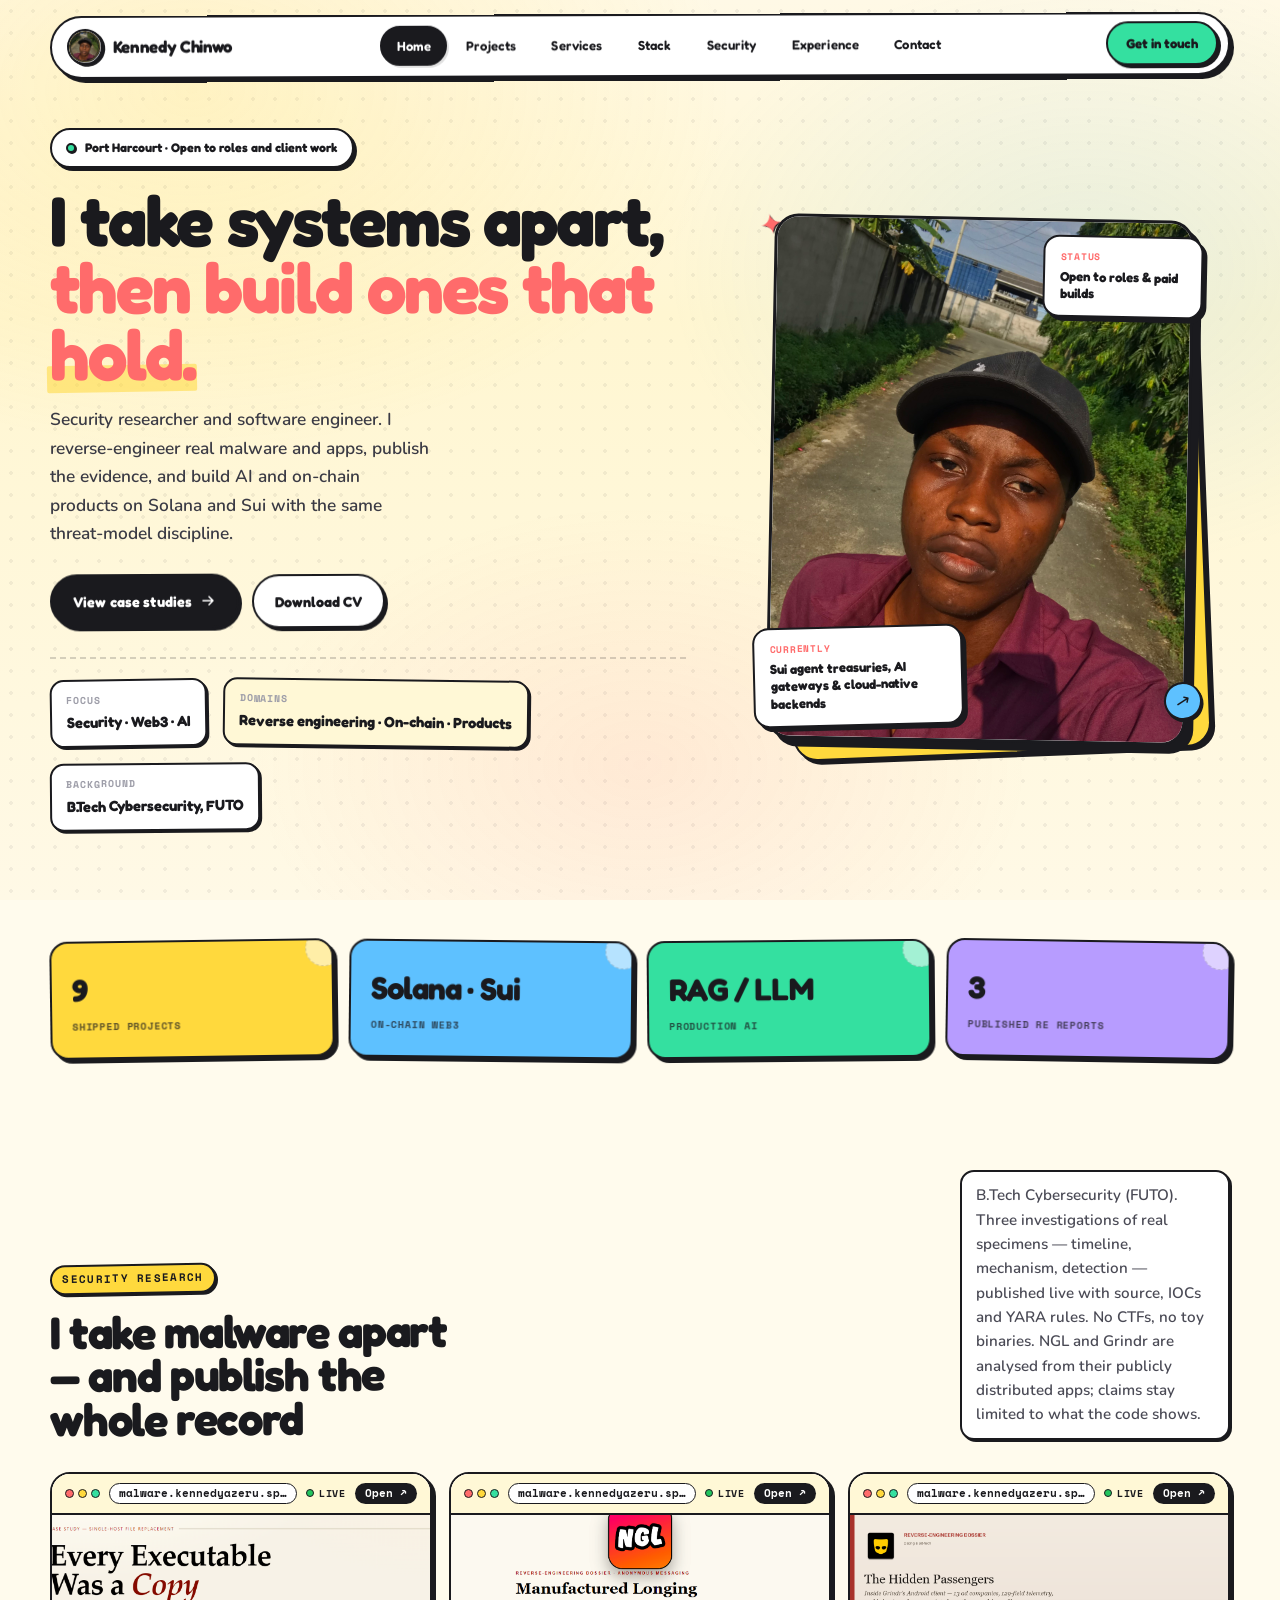
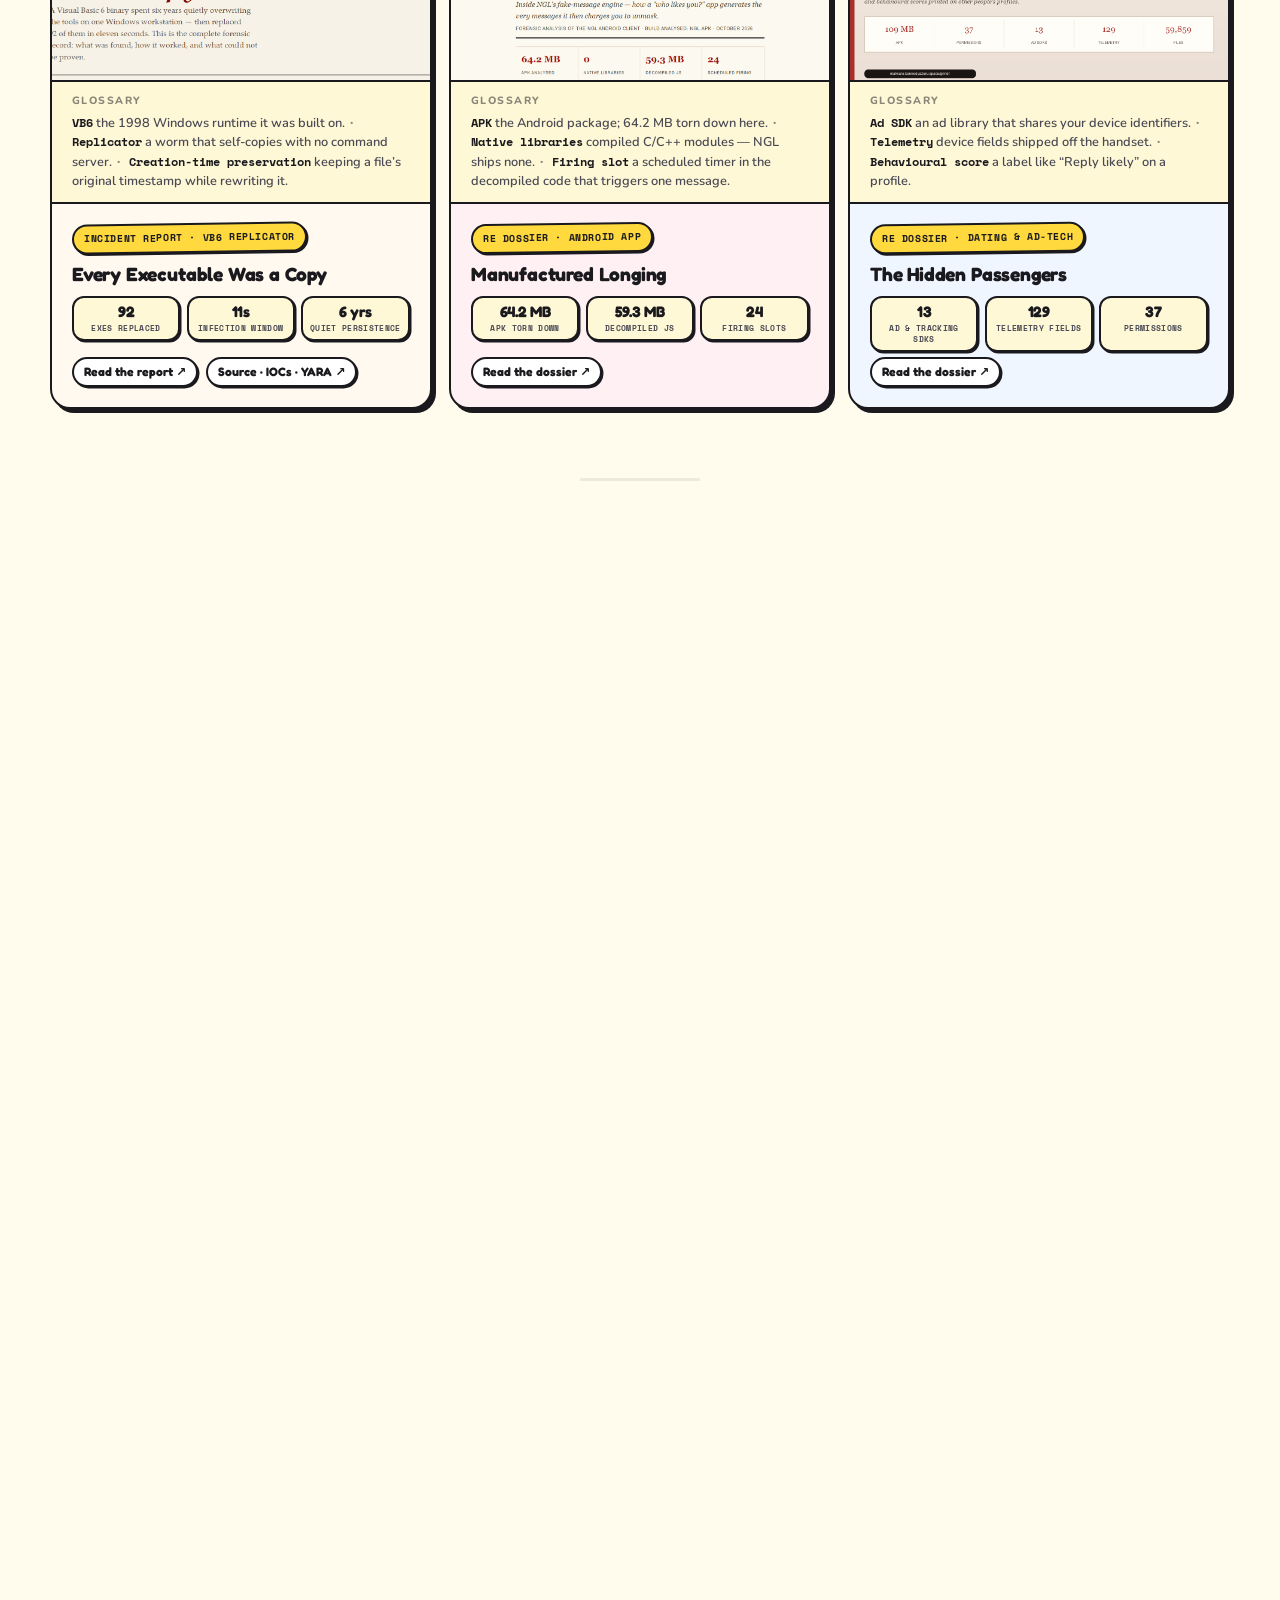
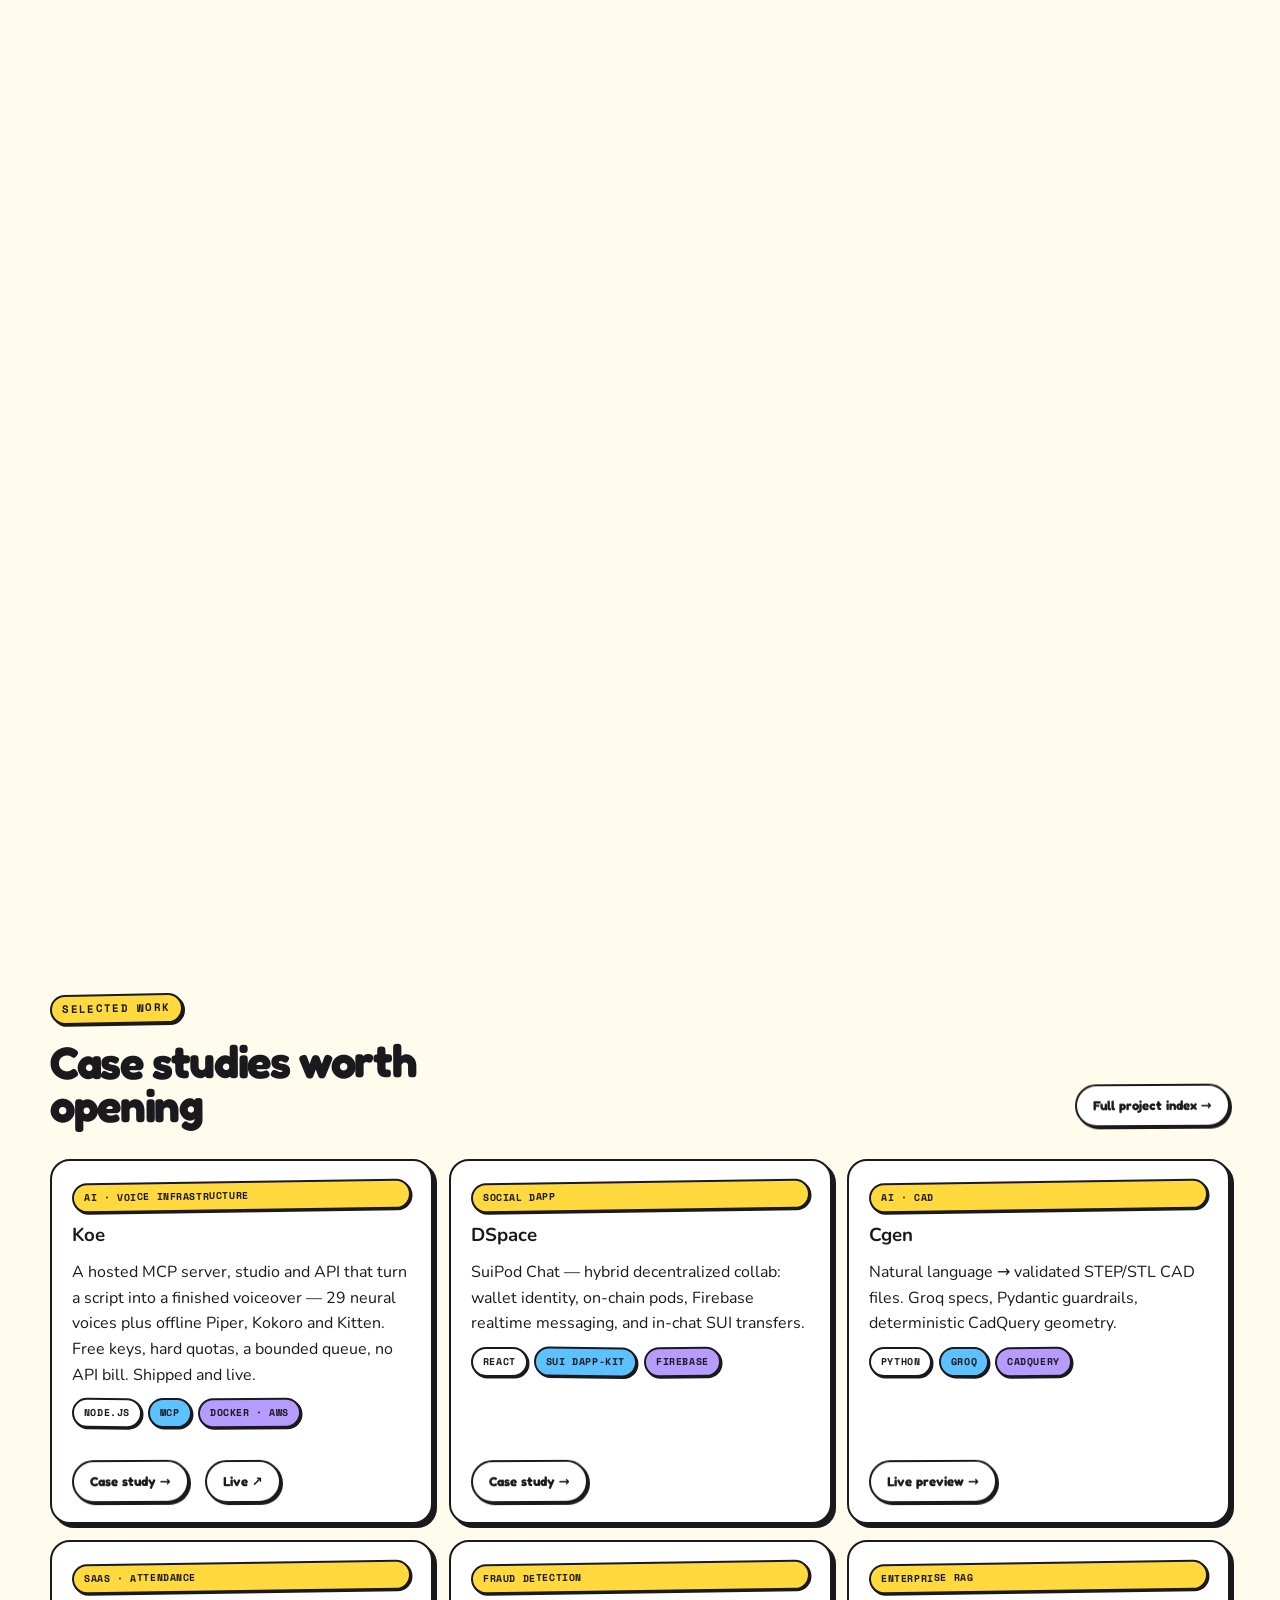
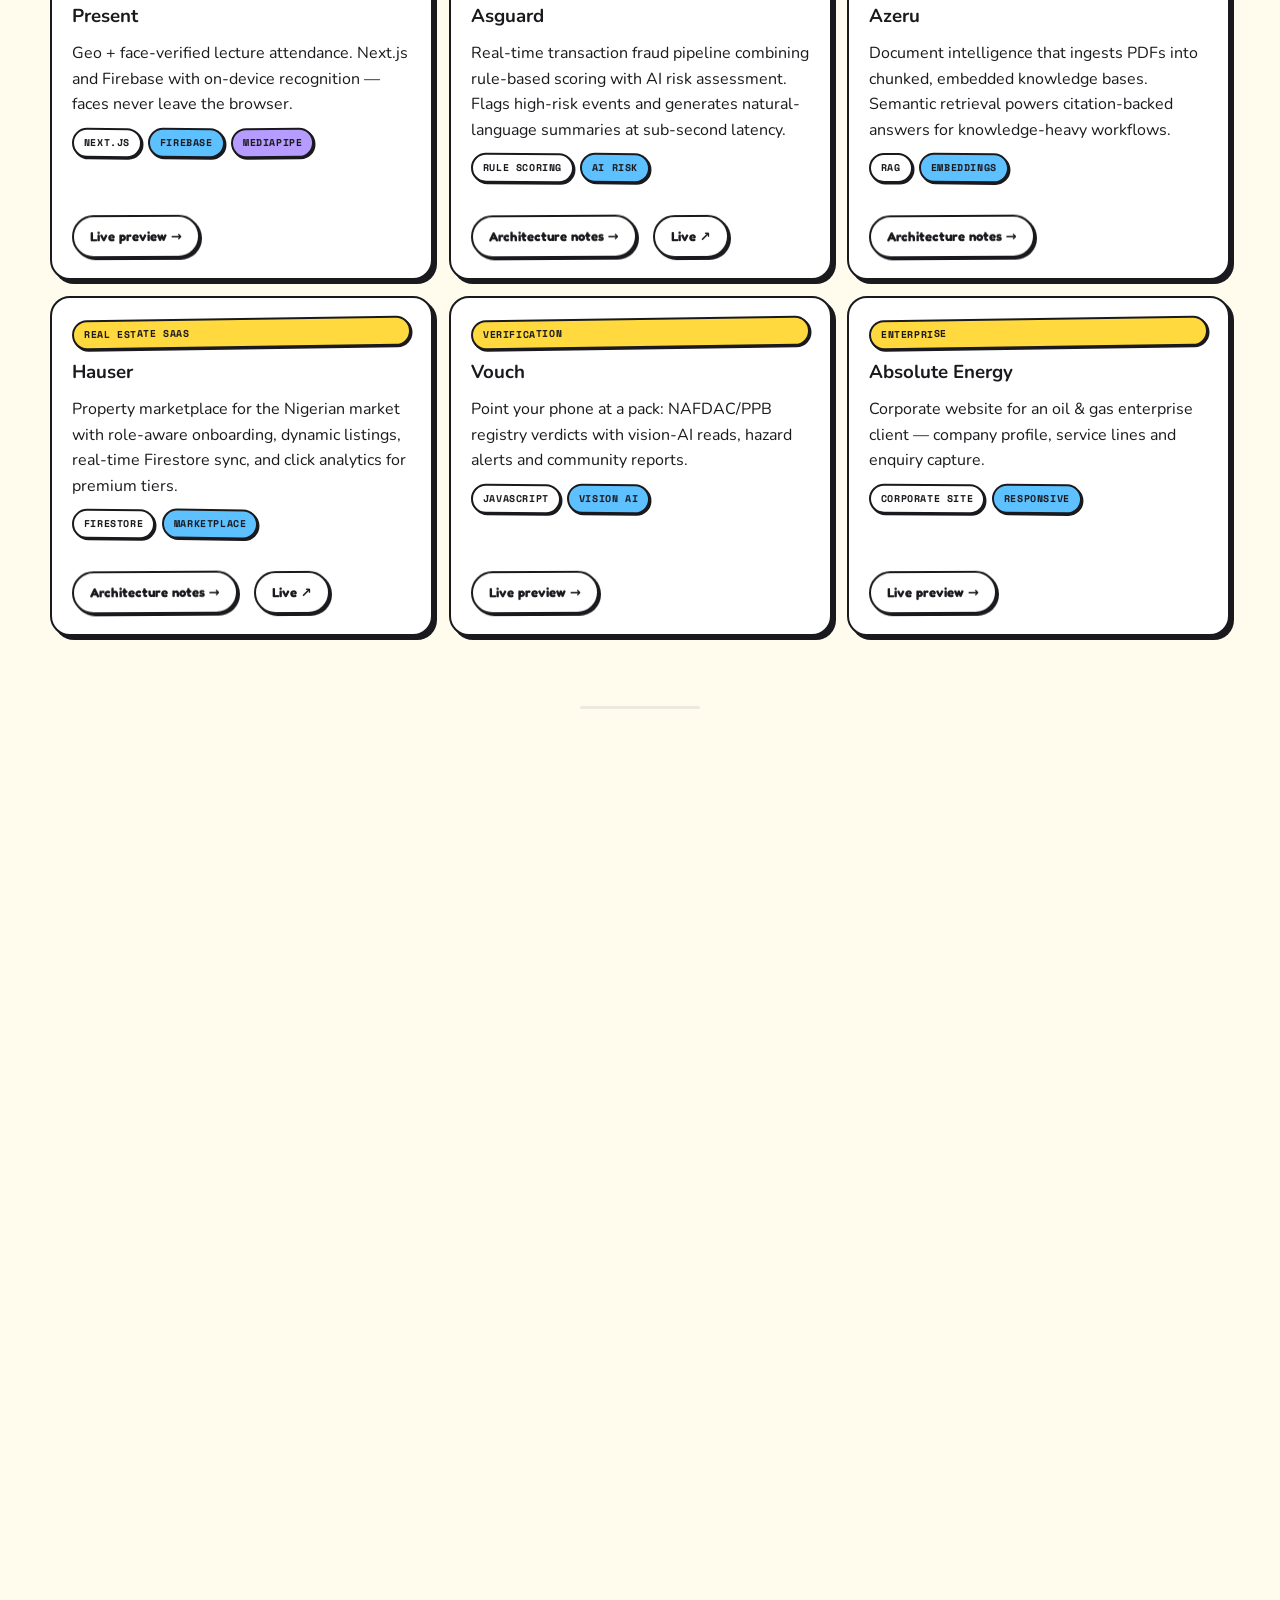
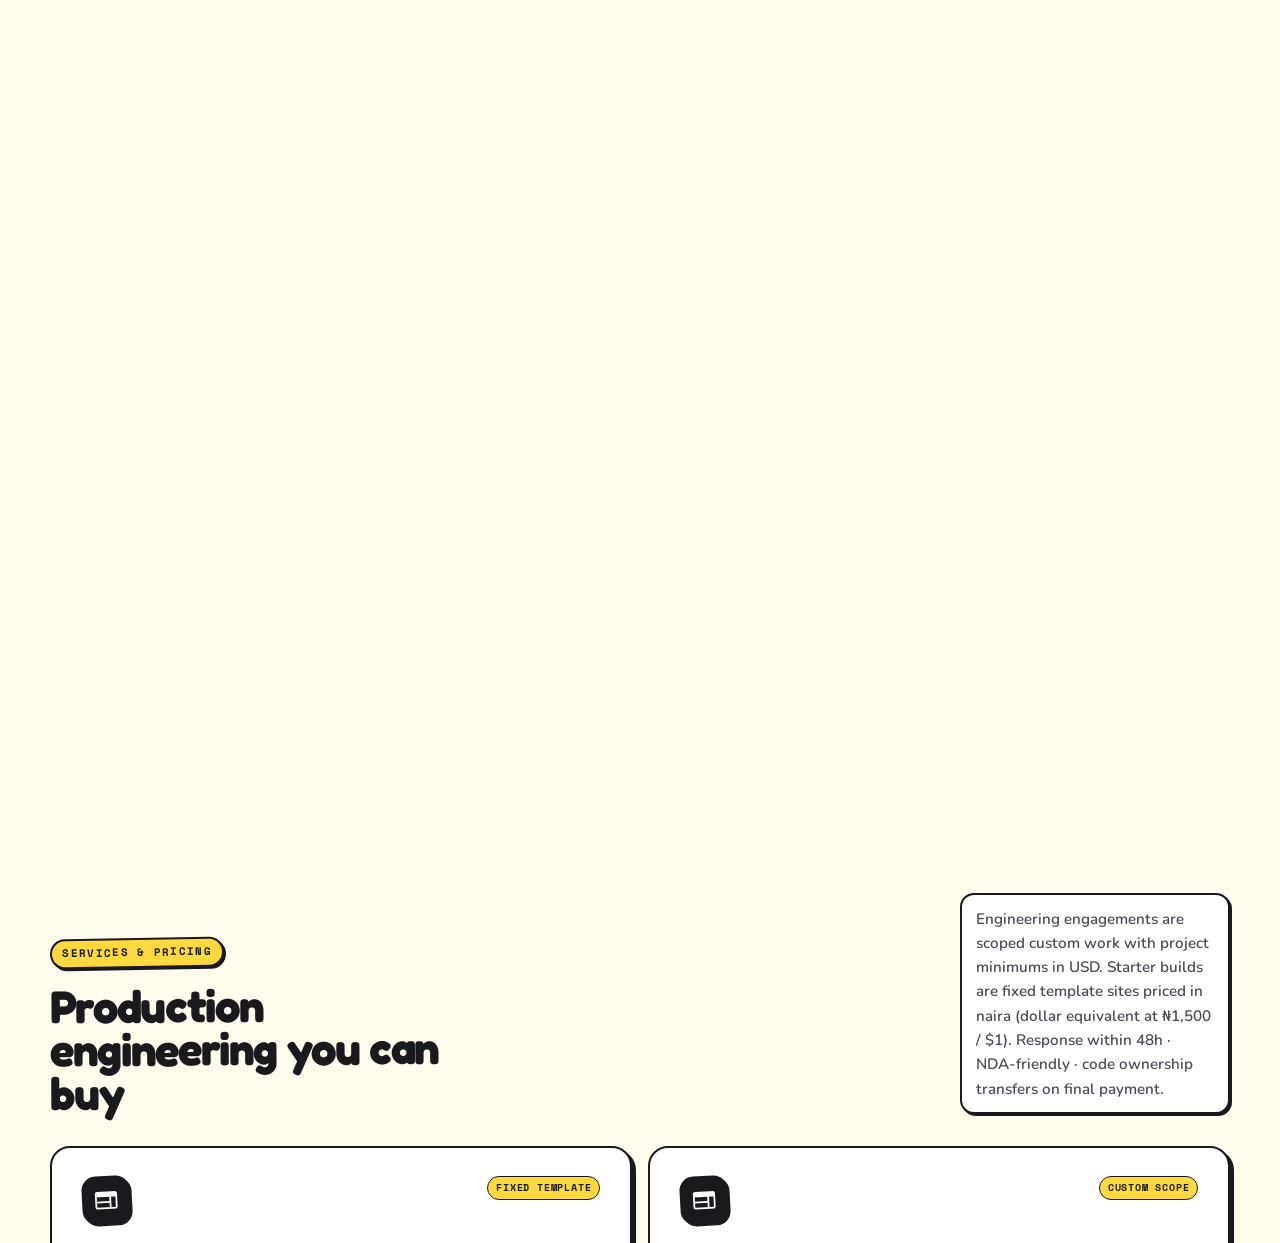
<file: index.html>
<!DOCTYPE html>
<html lang="en">
<head>
  <meta charset="utf-8" />
  <meta name="viewport" content="width=device-width, initial-scale=1.0" />
  <title>Kennedy Azeru — Software Engineer and Security Researcher</title>
  <meta name="description" content="Kennedy Azeru (Kennedy Chinwo) — Software engineer and security researcher. Builds fullstack, AI and Web3 systems, and publishes malware analysis and reverse-engineering reports." />
  <meta name="author" content="Kennedy Azeru" />
  <meta name="robots" content="index, follow, max-image-preview:large" />
  <meta name="googlebot" content="index, follow, max-image-preview:large" />
  <meta name="theme-color" content="#FFF9E6" />
  <link rel="canonical" href="https://www.kennedyazeru.space/" />
  <meta property="og:type" content="website" />
  <meta property="og:title" content="Kennedy Azeru — Software Engineer and Security Researcher" />
  <meta property="og:description" content="Kennedy Azeru (Kennedy Chinwo) — Software engineer and security researcher. Builds fullstack, AI and Web3 systems, and publishes malware analysis and reverse-engineering reports." />
  <meta property="og:url" content="https://www.kennedyazeru.space/" />
  <meta property="og:image" content="https://www.kennedyazeru.space/IMG_0072.jpeg" />
  <meta property="og:image:alt" content="Kennedy Azeru — Portfolio" />
  <meta property="og:site_name" content="Kennedy Azeru" />
  <meta property="og:locale" content="en_NG" />
  <meta name="twitter:card" content="summary_large_image" />
  <meta name="twitter:title" content="Kennedy Azeru — Software Engineer and Security Researcher" />
  <meta name="twitter:description" content="Kennedy Azeru (Kennedy Chinwo) — Software engineer and security researcher. Builds fullstack, AI and Web3 systems, and publishes malware analysis and reverse-engineering reports." />
  <meta name="twitter:image" content="https://www.kennedyazeru.space/IMG_0072.jpeg" />
  <meta name="twitter:creator" content="@azeru548" />
  <link rel="icon" type="image/png" sizes="32x32" href="favicon-32.png" />
  <link rel="icon" type="image/png" sizes="48x48" href="favicon-48.png" />
  <link rel="icon" type="image/png" sizes="512x512" href="favicon.png" />
  <link rel="apple-touch-icon" sizes="180x180" href="favicon-180.png" />
  <link rel="preconnect" href="https://fonts.googleapis.com" />
  <link rel="preconnect" href="https://fonts.gstatic.com" crossorigin />
  <link href="https://fonts.googleapis.com/css2?family=Fredoka:wght@500;600;700&family=Nunito:wght@400;600;700;800&family=Space+Mono:wght@400;700&display=swap" rel="stylesheet" />
  <link href="https://fonts.googleapis.com/css2?family=Material+Symbols+Outlined:opsz,wght,FILL,GRAD@24,400,0,0&icon_names=account_tree,calendar_month,database,healing,layers,neurology,psychology,shield,sync,terminal,token,web" rel="stylesheet" />
  <link rel="stylesheet" href="assets/css/portfolio.css" />
  <style>
    .material-symbols-outlined {
      font-variation-settings: "FILL" 0, "wght" 300, "GRAD" 0, "opsz" 24;
      font-size: inherit;
      line-height: 1;
    }
  </style>
  <script type="application/ld+json">
{
  "@context": "https://schema.org",
  "@type": "Person",
  "@id": "https://www.kennedyazeru.space/#person",
  "name": "Kennedy Azeru",
  "alternateName": "Kennedy Chinwo",
  "givenName": "Kennedy",
  "familyName": "Azeru",
  "jobTitle": [
    "Security Researcher", "Software Engineer"
  ],
  "description": "Software engineer and security researcher. Language-agnostic — ships web apps, backends, AI/RAG systems, and Solana & Sui dApps, and publishes malware analysis and reverse-engineering reports.",
  "url": "https://www.kennedyazeru.space/",
  "image": "https://www.kennedyazeru.space/IMG_0072.jpeg",
  "email": "mailto:chinwokennedy9@gmail.com",
  "telephone": "+2349137068463",
  "address": {
    "@type": "PostalAddress",
    "addressLocality": "Port Harcourt",
    "addressCountry": "NG"
  },
  "alumniOf": {
    "@type": "CollegeOrUniversity",
    "name": "Federal University of Technology, Owerri (FUTO)"
  },
  "knowsAbout": [
    "Go",
    "Gin",
    "PostgreSQL",
    "Next.js",
    "TypeScript",
    "RAG",
    "Vector Search",
    "LLM",
    "Sui Move",
    "Rust",
    "Anchor",
    "Solana",
    "Firebase",
    "Docker",
    "Cybersecurity",
    "Malware Analysis",
    "Reverse Engineering",
    "YARA",
    "Web3"
  ],
  "sameAs": [
    "https://github.com/Azeru548",
    "https://x.com/azeru548",
    "https://www.linkedin.com/in/kennedy-chinwo-068a9a284/"
  ],
  "knowsLanguage": [
    "en"
  ]
}
</script>
  <script type="application/ld+json">
{
  "@context": "https://schema.org",
  "@type": "BreadcrumbList",
  "itemListElement": [
    {
      "@type": "ListItem",
      "position": 1,
      "name": "Home",
      "item": "https://www.kennedyazeru.space/"
    }
  ]
}
  </script>
  <script type="application/ld+json">
{
  "@context": "https://schema.org",
  "@type": "WebSite",
  "@id": "https://www.kennedyazeru.space/#website",
  "url": "https://www.kennedyazeru.space/",
  "name": "Kennedy Azeru — Software Engineer and Security Researcher",
  "description": "Kennedy Azeru (Kennedy Chinwo) — Software engineer and security researcher. Builds fullstack, AI and Web3 systems, and publishes malware analysis and reverse-engineering reports.",
  "publisher": {
    "@id": "https://www.kennedyazeru.space/#person"
  },
  "inLanguage": "en-NG"
}
  </script>
  <script type="application/ld+json">
{
  "@context": "https://schema.org",
  "@type": "ProfessionalService",
  "name": "Kennedy Azeru — Software Engineering Services",
  "provider": { "@id": "https://www.kennedyazeru.space/#person" },
  "url": "https://www.kennedyazeru.space/#services",
  "areaServed": "Worldwide",
  "priceRange": "$35–$8,000+",
  "hasOfferCatalog": {
    "@type": "OfferCatalog",
    "name": "Services",
    "itemListElement": [
      {
        "@type": "OfferCatalog",
        "name": "Starter builds",
        "itemListElement": [
          { "@type": "Offer", "name": "1–4 page responsive site (fixed template)", "priceSpecification": { "@type": "PriceSpecification", "priceCurrency": "NGN", "minPrice": "50000" } }
        ]
      },
      {
        "@type": "OfferCatalog",
        "name": "Engineering engagements",
        "itemListElement": [
          { "@type": "Offer", "name": "Landing page & small site", "priceSpecification": { "@type": "PriceSpecification", "priceCurrency": "USD", "minPrice": "1200" } },
          { "@type": "Offer", "name": "Backend API or service", "priceSpecification": { "@type": "PriceSpecification", "priceCurrency": "USD", "minPrice": "2500" } },
          { "@type": "Offer", "name": "Fullstack web app", "priceSpecification": { "@type": "PriceSpecification", "priceCurrency": "USD", "minPrice": "4500" } },
          { "@type": "Offer", "name": "AI / RAG system", "priceSpecification": { "@type": "PriceSpecification", "priceCurrency": "USD", "minPrice": "6500" } },
          { "@type": "Offer", "name": "Web3 build (Solana or Sui)", "priceSpecification": { "@type": "PriceSpecification", "priceCurrency": "USD", "minPrice": "8000" } },
          { "@type": "Offer", "name": "Audit & rescue sprint", "priceSpecification": { "@type": "PriceSpecification", "priceCurrency": "USD", "minPrice": "2000" } },
          { "@type": "Offer", "name": "Monthly retainer", "priceSpecification": { "@type": "PriceSpecification", "priceCurrency": "USD", "minPrice": "3500", "unitText": "MONTH" } }
        ]
      }
    ]
  }
}
  </script>
  <link rel="sitemap" type="application/xml" title="Sitemap" href="https://www.kennedyazeru.space/sitemap.xml" />

  <!-- Guard: preview / non-canonical hosts -> noindex (keeps www.kennedyazeru.space as only indexable) -->
  <script>
    (function(){
      var host = location.hostname;
      var canonicalHosts = ['kennedyazeru.space','www.kennedyazeru.space'];
      if (canonicalHosts.indexOf(host) === -1 && host !== '' && host !== 'localhost' && host !== '127.0.0.1') {
        var m=document.querySelector('meta[name="robots"]');
        if(m) m.setAttribute('content','noindex, nofollow');
        else { m=document.createElement('meta'); m.name='robots'; m.content='noindex, nofollow'; document.head.appendChild(m); }
      }
      // Enforce non-www -> www canonical preference via hint (server 301 should handle, JS fallback)
      if (host === 'kennedyazeru.space') {
        var c=document.querySelector('link[rel="canonical"]');
        if(c) c.href='https://www.kennedyazeru.space' + location.pathname.replace(/index\.html$/,'').replace(/\.html$/,'.html');
      }
    })();
  </script>
  <style>
    #capabilities, #experience, #beyond, #contact {
      content-visibility: auto; contain-intrinsic-size: auto 800px;
    }
    .proj-flex { display: flex; flex-wrap: wrap; gap: 1rem; }
    .proj-card { flex: 1 1 300px; max-width: calc((100% - 2rem) / 3); padding: 1.25rem;
      display: flex; flex-direction: column; gap: .6rem;
      transform: none !important; transition: none !important; animation: none !important; opacity: 1 !important; }
    .proj-card p { margin: 0; }
    .proj-card .proj-mini__tags { display: flex; flex-wrap: wrap; gap: .4rem; }
    .proj-card__links { margin-top: auto; padding-top: .5rem; display: flex; flex-wrap: wrap; gap: 1rem; }
    .proj-card a:focus-visible { outline: 2px solid currentColor; outline-offset: 3px; }
    @media (max-width: 960px) { .proj-card { max-width: calc((100% - 1rem) / 2); } }
    @media (max-width: 620px) { .proj-card { max-width: 100%; } }
  </style>
</head>
<body>
  <header class="nav">
    <div class="nav__inner">
      <a href="index.html" class="nav__logo">
        <img class="nav__mark" src="favicon-32.png" alt="Kennedy Azeru" width="32" height="32" style="object-fit:cover; padding:0;" />
        Kennedy Chinwo
      </a>
      <nav class="nav__links" aria-label="Primary">
        <a href="index.html" class="is-active">Home</a>
        <a href="projects.html">Projects</a>
        <a href="#services">Services</a>
        <a href="stack.html">Stack</a>
        <a href="#security">Security</a>
        <a href="#experience">Experience</a>
        <a href="#contact">Contact</a>
      </nav>
      <a href="mailto:chinwokennedy9@gmail.com" class="nav__cta pressable">Get in touch</a>
      <button class="nav__menu-btn" type="button" aria-label="Open menu" aria-expanded="false">
        <span></span><span></span>
      </button>
    </div>
  </header>

  <main id="top">
    <!-- HERO — onboarding-style first screen -->
    <section class="hero" data-step data-dot="intro">
      <div class="shell hero__grid">
        <div>
          <div class="hero__badge reveal">
            <span class="live-dot" aria-hidden="true"></span>
            Port Harcourt · Open to roles and client work
          </div>
          <h1 class="display reveal reveal-d1">
            <span class="line">I take systems apart,</span>
            <span class="line"><span class="accent">then build ones that hold.</span></span>
          </h1>
          <p class="lead reveal reveal-d2" style="max-width: 38ch;">
            Security researcher and software engineer. I reverse-engineer real malware and apps, publish the evidence, and build AI and on-chain products on Solana and Sui with the same threat-model discipline.
          </p>
          <div class="hero__actions reveal reveal-d3">
            <a href="projects.html" class="btn btn--primary pressable">
              View case studies
              <svg viewBox="0 0 16 16" fill="none" aria-hidden="true"><path d="M3 8h10M9 4l4 4-4 4" stroke="currentColor" stroke-width="1.5" stroke-linecap="round" stroke-linejoin="round"/></svg>
            </a>
            <a href="Kennedy_Chinwo_Resume.pdf" class="btn btn--ghost pressable">Download CV</a>
          </div>
          <dl class="hero__meta reveal reveal-d4">
            <div>
              <dt>Focus</dt>
              <dd>Security · Web3 · AI</dd>
            </div>
            <div>
              <dt>Domains</dt>
              <dd>Reverse engineering · On-chain · Products</dd>
            </div>
            <div>
              <dt>Background</dt>
              <dd>B.Tech Cybersecurity, FUTO</dd>
            </div>
          </dl>
        </div>

        <div class="portrait-stack reveal reveal-d2">
          <div class="portrait-stack__glow" aria-hidden="true"></div>
          <div class="portrait-stack__frame">
            <img src="IMG_0072.jpeg" alt="Portrait of Kennedy Azeru — Software engineer and security researcher" fetchpriority="high" loading="eager" decoding="async" width="800" height="1000" />
          </div>
          <div class="portrait-stack__float portrait-stack__float--tr">
            <small>Status</small>
            <p>Open to roles &amp; paid builds</p>
          </div>
          <div class="portrait-stack__float portrait-stack__float--bl">
            <small>Currently</small>
            <p>Sui agent treasuries, AI gateways &amp; cloud-native backends</p>
          </div>
        </div>
      </div>
    </section>

    <!-- METRICS -->
    <section class="section--tight">
      <div class="shell">
        <div class="metrics reveal">
          <div class="metrics__item">
            <div class="metrics__value" data-count="9">9</div>
            <div class="metrics__label">Shipped projects</div>
          </div>
          <div class="metrics__item">
            <div class="metrics__value">Solana · Sui</div>
            <div class="metrics__label">On-chain Web3</div>
          </div>
          <div class="metrics__item">
            <div class="metrics__value">RAG / LLM</div>
            <div class="metrics__label">Production AI</div>
          </div>
          <div class="metrics__item">
            <div class="metrics__value" data-count="3">3</div>
            <div class="metrics__label">Published RE reports</div>
          </div>
        </div>
      </div>
    </section>

    <!-- SECURITY RESEARCH -->
    <section class="section" id="security" data-step data-dot="security">
      <div class="shell">
        <div class="section-head">
          <div class="reveal">
            <span class="eyebrow">Security research</span>
            <h2 class="display">I take malware apart — and publish the whole record</h2>
          </div>
          <p class="aside reveal reveal-d1">
            B.Tech Cybersecurity (FUTO). Three investigations of real specimens —
            timeline, mechanism, detection — published live with source, IOCs and
            YARA rules. No CTFs, no toy binaries. NGL and Grindr are analysed from their publicly distributed apps; claims stay limited to what the code shows.
          </p>
        </div>

        <div class="report-grid">
          <!-- Orphancy — VB6 replicator -->
          <article class="card card--lift report-card reveal">
            <div class="live-preview">
              <div class="live-preview__bar">
                <span class="live-preview__dots" aria-hidden="true"><i></i><i></i><i></i></span>
                <span class="live-preview__url">malware.kennedyazeru.space/orphancy/</span>
                <span class="live-preview__live"><span class="live-preview__pulse" aria-hidden="true"></span>Live</span>
                <a class="live-preview__open" href="https://malware.kennedyazeru.space/orphancy/" target="_blank" rel="noopener">Open ↗</a>
              </div>
              <div class="live-preview__stage">
                <a href="https://malware.kennedyazeru.space/orphancy/" target="_blank" rel="noopener" aria-label="Read the Orphancy forensic report">
                  <img src="assets/img/security-orphancy.png" alt="Screenshot of the Orphancy report — Every Executable Was a Copy" loading="lazy" decoding="async" width="1263" height="560" />
                </a>
              </div>
            </div>
            <div class="report-card__gloss">
              <span class="report-card__gloss__label">Glossary</span>
              <dl>
                <dt>VB6</dt>
                <dd>the 1998 Windows runtime it was built on.</dd>
                <dt>Replicator</dt>
                <dd>a worm that self-copies with no command server.</dd>
                <dt>Creation-time preservation</dt>
                <dd>keeping a file’s original timestamp while rewriting it.</dd>
              </dl>
            </div>
            <div class="report-card__body">
              <span class="chip">Incident report · VB6 replicator</span>
              <h3>Every Executable Was a Copy</h3>
              <div class="report-card__stats" aria-label="Report highlights">
                <div class="report-card__stat"><strong>92</strong><span>EXEs replaced</span></div>
                <div class="report-card__stat"><strong>11s</strong><span>Infection window</span></div>
                <div class="report-card__stat"><strong>6 yrs</strong><span>Quiet persistence</span></div>
              </div>
              <div class="report-card__links">
                <a href="https://malware.kennedyazeru.space/orphancy/" target="_blank" rel="noopener">Read the report ↗</a>
                <a href="https://github.com/Azeru548/malware-poc" target="_blank" rel="noopener">Source · IOCs · YARA ↗</a>
              </div>
            </div>
          </article>

          <!-- NGL — fake-message engine -->
          <article class="card card--lift report-card reveal reveal-d1">
            <div class="live-preview">
              <div class="live-preview__bar">
                <span class="live-preview__dots" aria-hidden="true"><i></i><i></i><i></i></span>
                <span class="live-preview__url">malware.kennedyazeru.space/ngl/</span>
                <span class="live-preview__live"><span class="live-preview__pulse" aria-hidden="true"></span>Live</span>
                <a class="live-preview__open" href="https://malware.kennedyazeru.space/ngl/" target="_blank" rel="noopener">Open ↗</a>
              </div>
              <div class="live-preview__stage">
                <a href="https://malware.kennedyazeru.space/ngl/" target="_blank" rel="noopener" aria-label="Read the NGL reverse-engineering dossier">
                  <img src="assets/img/security-ngl.png" alt="Screenshot of the NGL dossier — Manufactured Longing: inside NGL's fake-message engine" loading="lazy" decoding="async" width="1263" height="560" />
                </a>
              </div>
            </div>
            <div class="report-card__gloss">
              <span class="report-card__gloss__label">Glossary</span>
              <dl>
                <dt>APK</dt>
                <dd>the Android package; 64.2 MB torn down here.</dd>
                <dt>Native libraries</dt>
                <dd>compiled C/C++ modules — NGL ships none.</dd>
                <dt>Firing slot</dt>
                <dd>a scheduled timer in the decompiled code that triggers one message.</dd>
              </dl>
            </div>
            <div class="report-card__body">
              <span class="chip">RE dossier · Android app</span>
              <h3>Manufactured Longing</h3>
              <div class="report-card__stats" aria-label="Report highlights">
                <div class="report-card__stat"><strong>64.2 MB</strong><span>APK torn down</span></div>
                <div class="report-card__stat"><strong>59.3 MB</strong><span>Decompiled JS</span></div>
                <div class="report-card__stat"><strong>24</strong><span>Firing slots</span></div>
              </div>
              <div class="report-card__links">
                <a href="https://malware.kennedyazeru.space/ngl/" target="_blank" rel="noopener">Read the dossier ↗</a>
              </div>
            </div>
          </article>

          <!-- Grindr — ad-tech / telemetry RE -->
          <article class="card card--lift report-card reveal reveal-d2">
            <div class="live-preview">
              <div class="live-preview__bar">
                <span class="live-preview__dots" aria-hidden="true"><i></i><i></i><i></i></span>
                <span class="live-preview__url">malware.kennedyazeru.space/grindr/</span>
                <span class="live-preview__live"><span class="live-preview__pulse" aria-hidden="true"></span>Live</span>
                <a class="live-preview__open" href="https://malware.kennedyazeru.space/grindr/" target="_blank" rel="noopener">Open ↗</a>
              </div>
              <div class="live-preview__stage">
                <a href="https://malware.kennedyazeru.space/grindr/" target="_blank" rel="noopener" aria-label="Read the Grindr ad-tech reverse-engineering dossier">
                  <img src="assets/img/security-grindr.png" alt="Preview of the Grindr dossier — The Hidden Passengers: inside Grindr's ad-tech stack" loading="lazy" decoding="async" width="1263" height="560" />
                </a>
              </div>
            </div>
            <div class="report-card__gloss">
              <span class="report-card__gloss__label">Glossary</span>
              <dl>
                <dt>Ad SDK</dt>
                <dd>an ad library that shares your device identifiers.</dd>
                <dt>Telemetry</dt>
                <dd>device fields shipped off the handset.</dd>
                <dt>Behavioural score</dt>
                <dd>a label like “Reply likely” on a profile.</dd>
              </dl>
            </div>
            <div class="report-card__body">
              <span class="chip">RE dossier · Dating &amp; ad-tech</span>
              <h3>The Hidden Passengers</h3>
              <div class="report-card__stats" aria-label="Report highlights">
                <div class="report-card__stat"><strong>13</strong><span>Ad &amp; tracking SDKs</span></div>
                <div class="report-card__stat"><strong>129</strong><span>Telemetry fields</span></div>
                <div class="report-card__stat"><strong>37</strong><span>Permissions</span></div>
              </div>
              <div class="report-card__links">
                <a href="https://malware.kennedyazeru.space/grindr/" target="_blank" rel="noopener">Read the dossier ↗</a>
              </div>
            </div>
          </article>
        </div>
      </div>
    </section>

    <!-- CAPABILITIES -->
    <section class="section" id="capabilities" data-step data-dot="craft">
      <div class="shell">
        <div class="section-head">
          <div class="reveal">
            <span class="eyebrow">Capabilities</span>
            <h2 class="display">Depth across the full product surface</h2>
          </div>
          <p class="aside reveal reveal-d1">
            High-throughput APIs, typed frontends, production AI, and Sui Move protocols
            that respect latency, cost, and security.
          </p>
        </div>
        <div class="cap-grid">
          <article class="card card--lift card--tilt cap-card reveal reveal-d2">
            <div class="cap-card__icon"><span class="material-symbols-outlined">shield</span></div>
            <h3>Security research &amp; engineering</h3>
            <p>Malware analysis and reverse engineering with published IOCs and YARA rules, plus OAuth/JWT, secure API design, secret sanitization before LLM calls, and capability-based ownership on Sui.</p>
          </article>
          <article class="card card--lift card--tilt cap-card reveal">
            <div class="cap-card__icon"><span class="material-symbols-outlined">token</span></div>
            <h3>Web3 · Solana &amp; Sui</h3>
            <p>Rust/Anchor programs on Solana, Sui Move contracts, programmable agent treasuries, on-chain spend policies, wallet auth via Mysten dapp-kit, PTBs, and hybrid dApps.</p>
          </article>
          <article class="card card--lift card--tilt cap-card reveal reveal-d1">
            <div class="cap-card__icon"><span class="material-symbols-outlined">account_tree</span></div>
            <h3>AI × on-chain settlement</h3>
            <p>Gateways that settle LLM spend on-chain (SEAL / Otter): non-custodial caps, velocity pause, multi-provider routing, and agent SDKs.</p>
          </article>
          <article class="card card--lift card--tilt cap-card reveal reveal-d2">
            <div class="cap-card__icon"><span class="material-symbols-outlined">psychology</span></div>
            <h3>AI &amp; LLM systems</h3>
            <p>RAG pipelines, embedding search, Groq/Llama inference, multi-provider routing, and real-time AI workflows with citation and safety controls.</p>
          </article>
          <article class="card card--lift card--tilt cap-card reveal">
            <div class="cap-card__icon"><span class="material-symbols-outlined">database</span></div>
            <h3>Backend architecture</h3>
            <p>Go services with Gin &amp; GORM, Node/TS gateways, REST APIs, microservices patterns, PostgreSQL, and Firebase for durable, high-throughput backends.</p>
          </article>
          <article class="card card--lift card--tilt cap-card reveal reveal-d1">
            <div class="cap-card__icon"><span class="material-symbols-outlined">layers</span></div>
            <h3>Fullstack product UI</h3>
            <p>Next.js 15+, React 19, TypeScript, and Tailwind — responsive PWAs, wallets, and dashboards with production-grade UX and type safety.</p>
          </article>
        </div>
      </div>
    </section>

    <!-- WORK -->
    <section class="section" id="work" data-step data-dot="work">
      <div class="shell">
        <div class="section-head">
          <div>
            <span class="eyebrow">Selected work</span>
            <h2 class="display">Case studies worth opening</h2>
          </div>
          <a href="projects.html" class="btn btn--link">Full project index →</a>
        </div>
        <div class="proj-flex">
          <article class="card proj-card"><span class="chip">AI · Voice infrastructure</span><h3>Koe</h3><p>A hosted MCP server, studio and API that turn a script into a finished voiceover — 29 neural voices plus offline Piper, Kokoro and Kitten. Free keys, hard quotas, a bounded queue, no API bill. Shipped and live.</p><div class="proj-mini__tags"><span class="chip chip--neutral">Node.js</span><span class="chip chip--neutral">MCP</span><span class="chip chip--neutral">Docker · AWS</span></div><div class="proj-card__links"><a class="btn btn--link" href="koe.html">Case study →</a><a class="btn btn--link" href="https://koe.kennedyazeru.space" target="_blank" rel="noopener">Live ↗</a></div></article>
          <article class="card proj-card"><span class="chip">Social dApp</span><h3>DSpace</h3><p>SuiPod Chat — hybrid decentralized collab: wallet identity, on-chain pods, Firebase realtime messaging, and in-chat SUI transfers.</p><div class="proj-mini__tags"><span class="chip chip--neutral">React</span><span class="chip chip--neutral">Sui dapp-kit</span><span class="chip chip--neutral">Firebase</span></div><div class="proj-card__links"><a class="btn btn--link" href="dspace.html">Case study →</a></div></article>
          <article class="card proj-card"><span class="chip">AI · CAD</span><h3>Cgen</h3><p>Natural language → validated STEP/STL CAD files. Groq specs, Pydantic guardrails, deterministic CadQuery geometry.</p><div class="proj-mini__tags"><span class="chip chip--neutral">Python</span><span class="chip chip--neutral">Groq</span><span class="chip chip--neutral">CadQuery</span></div><div class="proj-card__links"><a class="btn btn--link" href="projects.html#proj-cgen">Live preview →</a></div></article>
          <article class="card proj-card"><span class="chip">SaaS · Attendance</span><h3>Present</h3><p>Geo + face-verified lecture attendance. Next.js and Firebase with on-device recognition — faces never leave the browser.</p><div class="proj-mini__tags"><span class="chip chip--neutral">Next.js</span><span class="chip chip--neutral">Firebase</span><span class="chip chip--neutral">MediaPipe</span></div><div class="proj-card__links"><a class="btn btn--link" href="projects.html#proj-present">Live preview →</a></div></article>
          <article class="card proj-card"><span class="chip">Fraud detection</span><h3>Asguard</h3><p>Real-time transaction fraud pipeline combining rule-based scoring with AI risk assessment. Flags high-risk events and generates natural-language summaries at sub-second latency.</p><div class="proj-mini__tags"><span class="chip chip--neutral">Rule scoring</span><span class="chip chip--neutral">AI risk</span></div><div class="proj-card__links"><a class="btn btn--link" href="asguard.html">Architecture notes →</a><a class="btn btn--link" href="https://asguard.netlify.app" target="_blank" rel="noopener">Live ↗</a></div></article>
          <article class="card proj-card"><span class="chip">Enterprise RAG</span><h3>Azeru</h3><p>Document intelligence that ingests PDFs into chunked, embedded knowledge bases. Semantic retrieval powers citation-backed answers for knowledge-heavy workflows.</p><div class="proj-mini__tags"><span class="chip chip--neutral">RAG</span><span class="chip chip--neutral">Embeddings</span></div><div class="proj-card__links"><a class="btn btn--link" href="azeru.html">Architecture notes →</a></div></article>
          <article class="card proj-card"><span class="chip">Real estate SaaS</span><h3>Hauser</h3><p>Property marketplace for the Nigerian market with role-aware onboarding, dynamic listings, real-time Firestore sync, and click analytics for premium tiers.</p><div class="proj-mini__tags"><span class="chip chip--neutral">Firestore</span><span class="chip chip--neutral">Marketplace</span></div><div class="proj-card__links"><a class="btn btn--link" href="hauser.html">Architecture notes →</a><a class="btn btn--link" href="https://hauserhomes.xyz" target="_blank" rel="noopener">Live ↗</a></div></article>
          <article class="card proj-card"><span class="chip">Verification</span><h3>Vouch</h3><p>Point your phone at a pack: NAFDAC/PPB registry verdicts with vision-AI reads, hazard alerts and community reports.</p><div class="proj-mini__tags"><span class="chip chip--neutral">JavaScript</span><span class="chip chip--neutral">Vision AI</span></div><div class="proj-card__links"><a class="btn btn--link" href="projects.html#proj-vouch">Live preview →</a></div></article>
          <article class="card proj-card"><span class="chip">Enterprise</span><h3>Absolute Energy</h3><p>Corporate website for an oil &amp; gas enterprise client — company profile, service lines and enquiry capture.</p><div class="proj-mini__tags"><span class="chip chip--neutral">Corporate site</span><span class="chip chip--neutral">Responsive</span></div><div class="proj-card__links"><a class="btn btn--link" href="projects.html#proj-energy">Live preview →</a></div></article>
        </div>
      </div>
    </section>

    <!-- EXPERIENCE -->
    <section class="section" id="experience" data-step data-dot="path">
      <div class="shell">
        <div class="exp-grid">
          <div class="reveal">
            <span class="eyebrow">Experience</span>
            <h2 class="display" style="font-size:clamp(1.75rem,3vw,2.4rem);margin-bottom:2rem;">Professional timeline</h2>
            <div class="timeline">
              <div class="timeline__item">
                <time>Independent</time>
                <h3>Security Researcher</h3>
                <p class="org">Self-directed · malware.kennedyazeru.space</p>
                <ul>
                  <li>Published three investigations of real specimens — a VB6 replicator, NGL and Grindr’s ad-tech stack — covering timeline, mechanism and detection.</li>
                  <li>Released source, IOCs and YARA rules for the replicator report on GitHub.</li>
                </ul>
              </div>
              <div class="timeline__item">
                <time>Independent</time>
                <h3>Web3 Builder</h3>
                <p class="org">Solana &amp; Sui · Superteam Nigeria community</p>
                <ul>
                  <li>Builds on Solana with Rust/Anchor and on Sui with Move; shipped DSpace, a hybrid dApp with on-chain pods and in-chat SUI transfers.</li>
                  <li>Active in the Superteam Nigeria ecosystem through hackathon and bounty work.</li>
                </ul>
              </div>
              <div class="timeline__item">
                <time>2023 — 2025</time>
                <h3>Fullstack Developer</h3>
                <p class="org">Dmiebi IT Ventures</p>
                <ul>
                  <li>Built and maintained Go backend services and REST APIs for production clients over a year-plus tenure.</li>
                  <li>Shipped TypeScript web apps with cloud-native architecture and real-time data sync.</li>
                  <li>Implemented OAuth/JWT authentication and AI features via external LLM APIs.</li>
                </ul>
              </div>
              <div class="timeline__item">
                <time>Education</time>
                <h3>B.Tech in Cybersecurity</h3>
                <p class="org">Federal University of Technology, Owerri (FUTO)</p>
                <ul>
                  <li>Secure system design, ethical hacking foundations, and defensive engineering — grounding product work in threat models and least-privilege defaults.</li>
                </ul>
              </div>
            </div>
          </div>

          <div class="reveal reveal-d1">
            <span class="eyebrow">Stack snapshot</span>
            <h2 class="display" style="font-size:clamp(1.75rem,3vw,2.4rem);margin-bottom:2rem;">Tools I use in production</h2>
            <div class="stack-tiles">
              <div class="card stack-tile">
                <h4>Backend</h4>
                <ul>
                  <li>Go (Gin, GORM)</li>
                  <li>Node.js</li>
                  <li>REST / microservices</li>
                  <li>PostgreSQL · Firebase</li>
                </ul>
              </div>
              <div class="card stack-tile">
                <h4>Frontend</h4>
                <ul>
                  <li>Next.js 15+</li>
                  <li>React 19</li>
                  <li>TypeScript</li>
                  <li>Tailwind CSS</li>
                </ul>
              </div>
              <div class="card stack-tile">
                <h4>AI</h4>
                <ul>
                  <li>RAG &amp; embeddings</li>
                  <li>Groq / Llama 3–4</li>
                  <li>Semantic search</li>
                  <li>Multi-provider LLM APIs</li>
                </ul>
              </div>
              <div class="card stack-tile">
                <h4>Web3 · Solana &amp; Sui</h4>
                <ul>
                  <li>Rust · Anchor (Solana)</li>
                  <li>Move smart contracts</li>
                  <li>Mysten dapp-kit · PTBs</li>
                  <li>Agent treasuries · x402 · wallet auth</li>
                  
                </ul>
              </div>
              <div class="card stack-tile" style="grid-column: 1 / -1;">
                <h4>Ops &amp; security</h4>
                <ul style="display:grid;grid-template-columns:1fr 1fr;gap:0.3rem;">
                  <li>Docker · CI/CD</li>
                  <li>OAuth / JWT</li>
                  <li>API hardening</li>
                  <li>Malware analysis · YARA</li>
                  <li>Reverse engineering</li>
                  <li>Solidity · Storj</li>
                </ul>
              </div>
            </div>
            <a href="stack.html" class="btn btn--link mt-3">
              Full technology map
              <svg viewBox="0 0 16 16" fill="none" aria-hidden="true"><path d="M3 8h10M9 4l4 4-4 4" stroke="currentColor" stroke-width="1.5" stroke-linecap="round" stroke-linejoin="round"/></svg>
            </a>
          </div>
        </div>
      </div>
    </section>

    <!-- BEYOND THE CODE — free-alternative tinkerer (security research has its own section above) -->
    <section class="section" id="beyond" data-step data-dot="beyond">
      <div class="shell">
        <div class="section-head">
          <div class="reveal">
            <span class="eyebrow">Beyond the code</span>
            <h2 class="display">Hobbies &amp; interests</h2>
          </div>
          <p class="aside reveal reveal-d1">
            Security research lives in its own section above. The other habit that
            sharpens what I ship: making expensive tooling free.
          </p>
        </div>
        <div style="display:grid;grid-template-columns:1fr;max-width:720px;gap:1rem;">
          <article class="card card--lift card--tilt cap-card reveal">
            <div class="cap-card__icon"><span class="material-symbols-outlined">sync</span></div>
            <h3>Free-alternative tinkerer</h3>
            <p>I port paid and proprietary tooling to open, free equivalents — agent workflows from Claude Code to OpenCode, the Cyber Strike security harness ported to OpenCode, and Koe’s native MCP server built as a free alternative to ElevenLabs, because paying for API access should never be the entry ticket.</p>
          </article>
        </div>
      </div>
    </section>

    <!-- SERVICES & PRICING -->
    <section class="section" id="services" data-step data-dot="services" aria-labelledby="services-heading">
      <div class="shell">
        <div class="section-head">
          <div class="reveal">
            <span class="eyebrow">Services &amp; pricing</span>
            <h2 class="display" id="services-heading">Production engineering you can buy</h2>
          </div>
          <p class="aside reveal reveal-d1">
            Engineering engagements are scoped custom work with project minimums in USD. Starter builds are fixed template sites priced in naira (dollar equivalent at ₦1,500 / $1). Response within 48h · NDA-friendly · code ownership transfers on final payment.
          </p>
        </div>

        <div class="svc-grid">
          <article class="card card--lift svc reveal" id="svc-starter">
            <div class="svc__top">
              <div>
                <div class="svc__icon"><span class="material-symbols-outlined">web</span></div>
                <h3>Starter build</h3>
              </div>
              <span class="svc__tag">Fixed template</span>
            </div>
            <p class="desc">A one-to-four page responsive site on a fixed template, with copy polish and a contact / WhatsApp CTA. No discovery call, no custom design, no SOW.</p>
            <ul class="incl">
              <li>1–4 page responsive site, fixed template</li>
              <li>Copy polish, contact and WhatsApp CTA</li>
              <li>Basic on-page SEO + deploy guidance</li>
              <li>Two revisions + one-week bugfix window</li>
            </ul>
            <div class="gap-chips mb-2">
              <span class="chip chip--neutral">HTML/CSS/JS</span>
              <span class="chip chip--neutral">Template</span>
              <span class="chip chip--neutral">WhatsApp CTA</span>
            </div>
            <div class="price-row">
              <div class="price"><small>Starting at</small>₦50k</div>
              <span class="price-ngn">≈ $35</span>
            </div>
            <div class="meta-row"><span>Fixed template</span><span>Two revisions</span><span>1-week bugfix</span></div>
          </article>

          <article class="card card--lift svc reveal reveal-d1" id="svc-landing">
            <div class="svc__top">
              <div>
                <div class="svc__icon"><span class="material-symbols-outlined">web</span></div>
                <h3>Landing page &amp; small site</h3>
              </div>
              <span class="svc__tag">Custom scope</span>
            </div>
            <p class="desc">A landing page or small marketing site — mobile-first, contact paths, and on-page SEO — scoped to the brief and built against a written SOW.</p>
            <ul class="incl">
              <li>Responsive site matched to the agreed pages</li>
              <li>Copy polish, images, on-page SEO</li>
              <li>Deploy + domain/email hookup guidance</li>
            </ul>
            <div class="gap-chips mb-2">
              <span class="chip chip--neutral">HTML/CSS/JS</span>
              <span class="chip chip--neutral">Next.js</span>
              <span class="chip chip--neutral">Tailwind</span>
              <span class="chip chip--neutral">Vercel</span>
            </div>
            <div class="price-row">
              <div class="price"><small>Project minimum</small>$1,200</div>
            </div>
            <div class="meta-row"><span>2 weeks</span></div>
          </article>

          <article class="card card--lift svc reveal reveal-d1" id="svc-backend">
            <div class="svc__top">
              <div>
                <div class="svc__icon"><span class="material-symbols-outlined">terminal</span></div>
                <h3>Backend API or service</h3>
              </div>
              <span class="svc__tag">Go · Node</span>
            </div>
            <p class="desc">REST APIs and workers with Gin/GORM or Node, Postgres/Firebase, JWT/OAuth, rate limits and deploy-ready Docker. The same patterns behind Asguard and Azeru ingestion.</p>
            <ul class="incl">
              <li>Scoped API design + Postgres/Firestore schema</li>
              <li>Auth (JWT/OAuth), validation, error contracts</li>
              <li>Dockerfile, env template, README runbook</li>
              <li>Postman collection</li>
            </ul>
            <div class="gap-chips mb-2">
              <span class="chip chip--neutral">Go/Gin</span>
              <span class="chip chip--neutral">PostgreSQL</span>
              <span class="chip chip--neutral">Firebase</span>
              <span class="chip chip--neutral">Docker</span>
            </div>
            <div class="price-row">
              <div class="price"><small>Project minimum</small>$2,500</div>
            </div>
            <div class="meta-row"><span>3–4 weeks</span></div>
          </article>

          <article class="card card--lift svc reveal" id="svc-fullstack">
            <div class="svc__top">
              <div>
                <div class="svc__icon"><span class="material-symbols-outlined">layers</span></div>
                <h3>Fullstack web app</h3>
              </div>
              <span class="svc__tag">Next.js · React</span>
            </div>
            <p class="desc">Typed Next.js 15 + React 19 + Tailwind apps with Firebase/Firestore realtime, dashboards, role-aware onboarding and analytics — the Hauser playbook, minus the bloat.</p>
            <ul class="incl">
              <li>Auth, roles, Firestore + Cloud Functions wiring</li>
              <li>Image optimization, SEO basics, analytics hooks</li>
              <li>Deploy to Vercel/Firebase + handover video</li>
            </ul>
            <div class="gap-chips mb-2">
              <span class="chip chip--neutral">Next.js 15</span>
              <span class="chip chip--neutral">TypeScript</span>
              <span class="chip chip--neutral">Tailwind</span>
              <span class="chip chip--neutral">Firebase</span>
            </div>
            <div class="price-row">
              <div class="price"><small>Project minimum</small>$4,500</div>
            </div>
            <div class="meta-row"><span>4–8 weeks</span></div>
          </article>

          <article class="card card--lift svc reveal reveal-d1" id="svc-ai">
            <div class="svc__top">
              <div>
                <div class="svc__icon"><span class="material-symbols-outlined">neurology</span></div>
                <h3>AI / RAG system</h3>
              </div>
              <span class="svc__tag">RAG · Agents</span>
            </div>
            <p class="desc">Citation-backed RAG over your PDFs, multi-provider routing (Groq/OpenAI/Anthropic), secret sanitization and evals. Azeru and Cgen patterns — retrieval quality first, demo theatre never.</p>
            <ul class="incl">
              <li>Ingest → chunk → embed → retrieve → grounded answers</li>
              <li>Provider routing + fallbacks, token-budget guards</li>
              <li>Secret scrubbing before any LLM egress</li>
              <li>Eval set + admin review surface</li>
            </ul>
            <div class="gap-chips mb-2">
              <span class="chip chip--neutral">Groq/Llama</span>
              <span class="chip chip--neutral">Vector search</span>
              <span class="chip chip--neutral">Go + Next.js</span>
              <span class="chip chip--neutral">Docker</span>
            </div>
            <div class="price-row">
              <div class="price"><small>Project minimum</small>$6,500</div>
            </div>
            <div class="meta-row"><span>4–8 weeks</span></div>
          </article>

          <article class="card card--lift svc reveal" id="svc-web3">
            <div class="svc__top">
              <div>
                <div class="svc__icon"><span class="material-symbols-outlined">token</span></div>
                <h3>Web3 build</h3>
              </div>
              <span class="svc__tag">Solana · Sui</span>
            </div>
            <p class="desc">Smart-contract integration and dApps on Solana or Sui — wallets, token flows, on-chain programs/modules and dashboards. SEAL/Otter/DSpace lineage, now across two chains.</p>
            <ul class="incl">
              <li>Solana programs / Sui Move modules for your use case</li>
              <li>Wallet integration + transaction flows + dashboard</li>
              <li>Devnet/testnet deploy + explorer-verified walkthrough</li>
              <li>Threat notes: custody, keys, pause paths</li>
            </ul>
            <div class="gap-chips mb-2">
              <span class="chip chip--neutral">Solana</span>
              <span class="chip chip--neutral">Anchor</span>
              <span class="chip chip--neutral">Sui Move</span>
              <span class="chip chip--neutral">Wallet adapters</span>
            </div>
            <div class="price-row">
              <div class="price"><small>Project minimum</small>$8,000</div>
            </div>
            <div class="meta-row"><span>5–10 weeks</span></div>
          </article>

          <article class="card card--lift svc reveal reveal-d1" id="svc-audit">
            <div class="svc__top">
              <div>
                <div class="svc__icon"><span class="material-symbols-outlined">healing</span></div>
                <h3>Audit &amp; rescue sprint</h3>
              </div>
              <span class="svc__tag">1–2 weeks</span>
            </div>
            <p class="desc">API hardening, RAG quality pass, or Web3 review with a written findings list and a fixes PR. No full rebuild required.</p>
            <ul class="incl">
              <li>Scoped review of the repo and runtime</li>
              <li>Written findings + recommended fixes</li>
              <li>Fixes PR for agreed items</li>
            </ul>
            <div class="gap-chips mb-2">
              <span class="chip chip--neutral">APIs</span>
              <span class="chip chip--neutral">RAG</span>
              <span class="chip chip--neutral">Web3</span>
            </div>
            <div class="price-row">
              <div class="price"><small>Project minimum</small>$2,000</div>
            </div>
            <div class="meta-row"><span>1–2 weeks</span></div>
          </article>

          <article class="card card--lift svc reveal" id="svc-retainer">
            <div class="svc__top">
              <div>
                <div class="svc__icon"><span class="material-symbols-outlined">calendar_month</span></div>
                <h3>Monthly retainer</h3>
              </div>
              <span class="svc__tag">Ongoing</span>
            </div>
            <p class="desc">About 40 hours a month of build, fix, and harden across your stack. Pause anytime with 2 weeks notice.</p>
            <ul class="incl">
              <li>~40 hours / month reserved</li>
              <li>Fixes, deps, small features, monitoring</li>
              <li>Pause with 2 weeks notice</li>
            </ul>
            <div class="gap-chips mb-2">
              <span class="chip chip--neutral">Build</span>
              <span class="chip chip--neutral">Fix</span>
              <span class="chip chip--neutral">Harden</span>
            </div>
            <div class="price-row">
              <div class="price"><small>Project minimum</small>$3,500<span style="font-size:1rem;">/mo</span></div>
            </div>
            <div class="meta-row"><span>~40 hrs / month</span></div>
          </article>
        </div>

        <article class="card svc-includes reveal">
          <h3>Every engineering engagement includes</h3>
          <ul class="incl-grid">
            <li>Written scope and SOW</li>
            <li>Discovery before build</li>
            <li>Weekly staging demo</li>
            <li>Docs and a runbook at handover</li>
            <li>Code ownership on final payment</li>
            <li>30 days of support</li>
          </ul>
          <p class="note">Payment split 50 / 30 / 20. Invoiced in USD by wire or USDC.</p>
        </article>

        <div class="div-label reveal" style="margin-top:2.5rem;"><span>How we work</span></div>
        <div class="model-grid">
          <article class="card card--lift model reveal">
            <span class="chip">Most popular</span>
            <h3 style="margin-top:0.7rem;">Fixed-scope project</h3>
            <p>Milestone contract: scope doc → 50% kickoff → build demos → 30% at beta → 20% on handover. Code ownership transfers on final payment.</p>
          </article>
          <article class="card card--lift model reveal reveal-d1">
            <span class="chip chip--neutral">Ongoing</span>
            <h3 style="margin-top:0.7rem;">Monthly retainer</h3>
            <p>~40 hrs/month of build + fix + harden across your stack. Pause anytime with 2 weeks notice. Best after a first fixed-scope win.</p>
          </article>
          <article class="card card--lift model reveal reveal-d2">
            <span class="chip chip--neutral">1–2 weeks</span>
            <h3 style="margin-top:0.7rem;">Audit &amp; rescue sprint</h3>
            <p>API hardening, RAG quality pass, or Web3 review with a written findings + fixes PR. No full rebuild required.</p>
          </article>
        </div>

        <div class="div-label reveal" style="margin-top:2.5rem;"><span>Process</span></div>
        <div class="svc-steps">
          <div class="card svc-step reveal"><div class="svc-step__n">01</div><h3>Scope call (30 min)</h3><p>Goals, users, must-haves vs nice-to-haves. You get a fixed quote + timeline within 48h.</p></div>
          <div class="card svc-step reveal reveal-d1"><div class="svc-step__n">02</div><h3>Contract + kickoff</h3><p>Milestone plan in writing, repo + staging stood up, 50% kickoff to reserve the slot.</p></div>
          <div class="card svc-step reveal reveal-d1"><div class="svc-step__n">03</div><h3>Build in demos</h3><p>Weekly loom + staging link. Staging is always deployable — no big-bang surprises.</p></div>
          <div class="card svc-step reveal reveal-d2"><div class="svc-step__n">04</div><h3>Handover + support</h3><p>Docs, env runbook, deploy, handover video. Support window as scoped. Retainer optional.</p></div>
        </div>

        <div class="div-label reveal" style="margin-top:2.5rem;"><span>FAQ</span></div>
        <div class="faq reveal">
          <details><summary>Do you do hourly work?</summary><p>No — fixed scopes and retainers only. Hourly penalizes efficiency. You get a written scope, fixed price and dates before we start.</p></details>
          <details><summary>Who owns the code?</summary><p>You do, on final payment. MIT-licensed starter included where relevant; secrets and keys never leave your vault.</p></details>
          <details><summary>Payment terms?</summary><p>50% kickoff, 30% beta, 20% handover. Engineering engagements are invoiced in USD by wire or USDC. Starter builds are invoiced in naira. Bank transfer is available for naira invoices.</p></details>
          <details><summary>How fast can we start?</summary><p>Usually 1–2 weeks out. Rescue sprints can start faster if the repo and credentials are ready.</p></details>
          <details><summary>Do you maintain after launch?</summary><p>Yes — the support window in the scope is included. After that, a monthly retainer covers fixes, deps, small features and monitoring.</p></details>
          <details><summary>NDA / contracts?</summary><p>Happy to sign your NDA. Scope, price, dates and IP go in writing before kickoff.</p></details>
        </div>
      </div>
    </section>

    <!-- CONTACT -->
    <section class="section" id="contact" data-step data-dot="contact">
      <div class="shell">
        <div class="contact-panel reveal">
          <span class="eyebrow" style="justify-content:center;">Contact</span>
          <h2 class="display">Let’s talk about the next role — or the next build</h2>
          <p class="lead">
            Open to fullstack, backend, AI, and Web3 roles — and to paid client work in
            a fixed, written scope. Happy to walk through architecture on Koe, Asguard, Cgen or Present.
          </p>
          <div class="contact-actions">
            <a href="mailto:chinwokennedy9@gmail.com" class="btn btn--primary pressable">chinwokennedy9@gmail.com</a>
            <a href="#services" class="btn btn--ghost pressable">Scope a paid build</a>
            <a href="tel:+2349137068463" class="btn btn--ghost pressable">+234 913 706 8463</a>
            <a href="Kennedy_Chinwo_Resume.pdf" class="btn btn--link">Download CV</a>
            <a href="https://github.com/Azeru548" target="_blank" rel="noopener" class="btn btn--link">GitHub</a>
            <a href="https://x.com/azeru548" target="_blank" rel="noopener" class="btn btn--link">X</a>
            <a href="https://www.linkedin.com/in/kennedy-chinwo-068a9a284/" target="_blank" rel="noopener" class="btn btn--link">LinkedIn</a>
          </div>
        </div>
      </div>
    </section>
  </main>

  <footer class="footer">
    <div class="shell footer__inner">
      <div class="footer__brand">Kennedy Chinwo</div>
      <p class="footer__copy">© 2026 · Port Harcourt, Nigeria</p>
      <div class="footer__links">
        <a href="https://github.com/Azeru548" target="_blank" rel="noopener">GitHub</a>
        <a href="https://x.com/azeru548" target="_blank" rel="noopener">X</a>
        <a href="https://www.linkedin.com/in/kennedy-chinwo-068a9a284/" target="_blank" rel="noopener">LinkedIn</a>
        <a href="mailto:chinwokennedy9@gmail.com">Email</a>
        <a href="projects.html">Projects</a>
        <a href="#services">Services</a>
      </div>
    </div>
  </footer>

  <script src="assets/js/portfolio.js"></script>
</body>
</html>
</file>
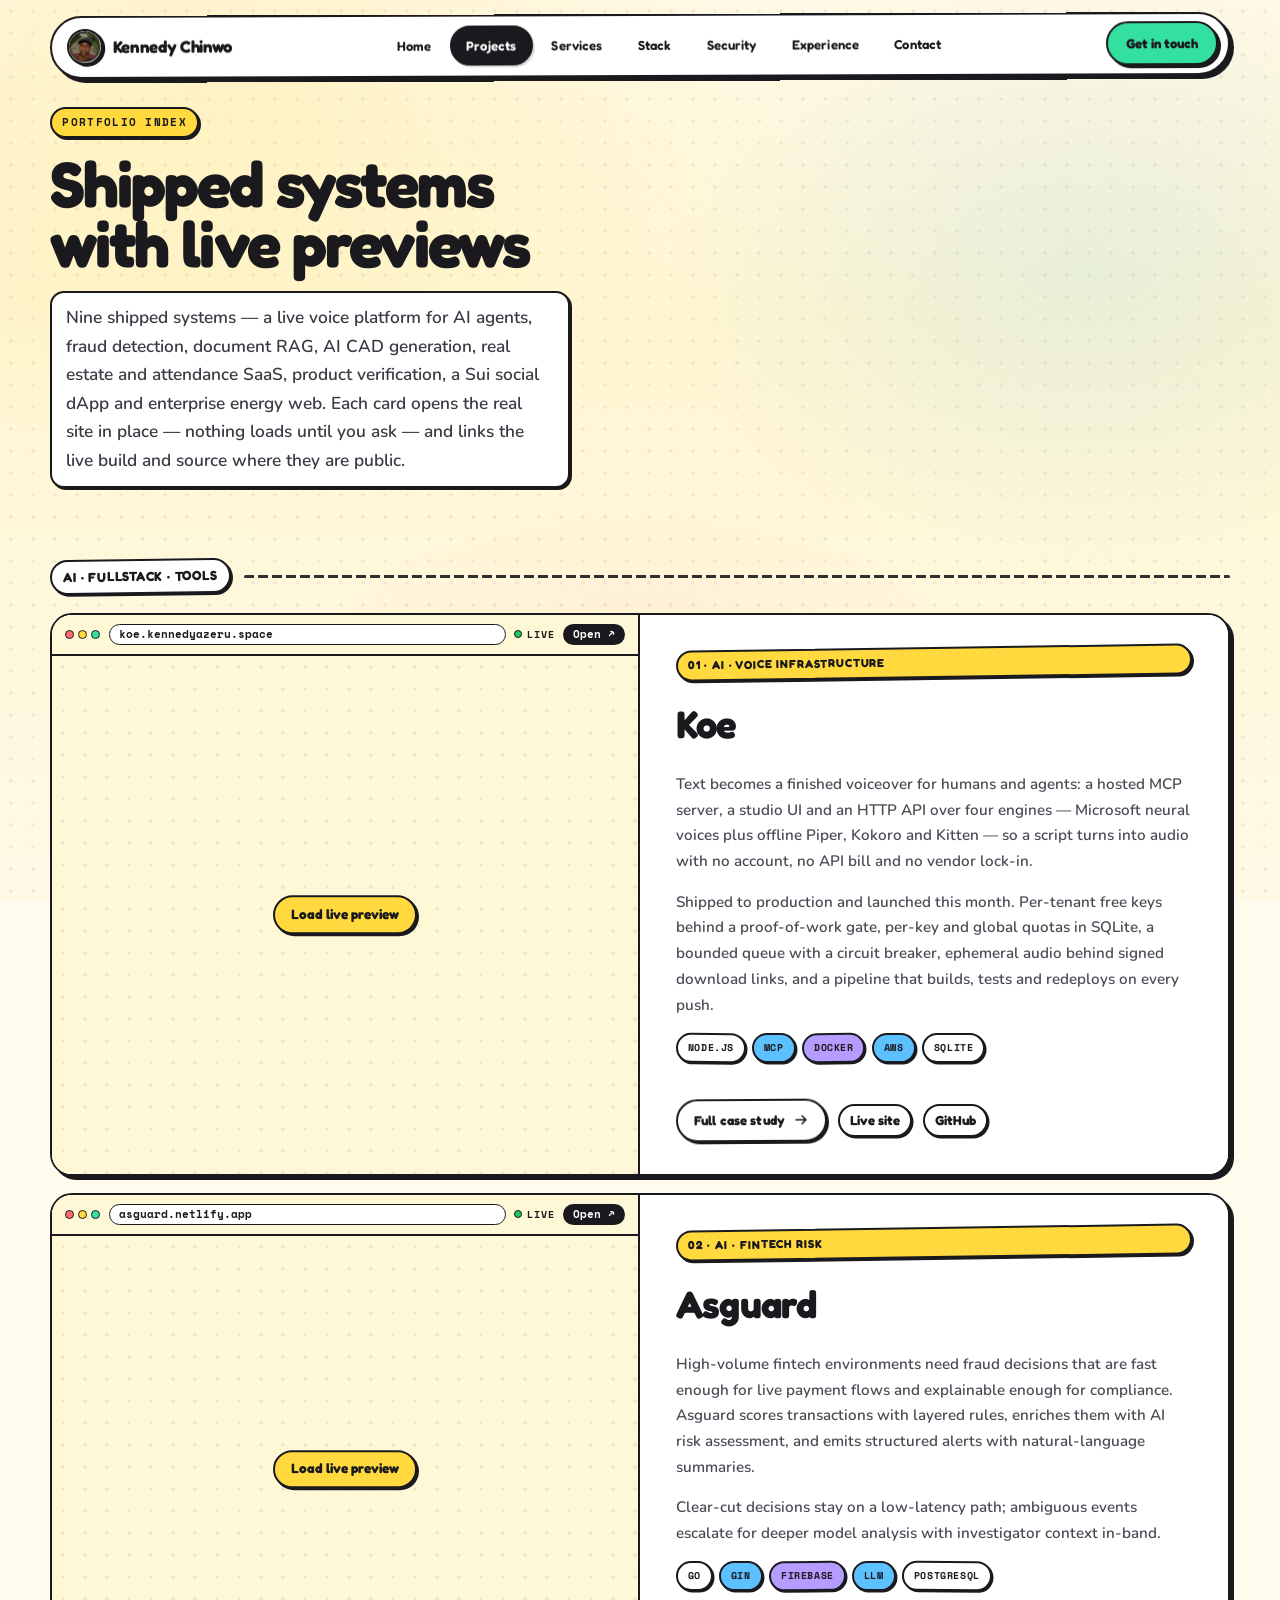
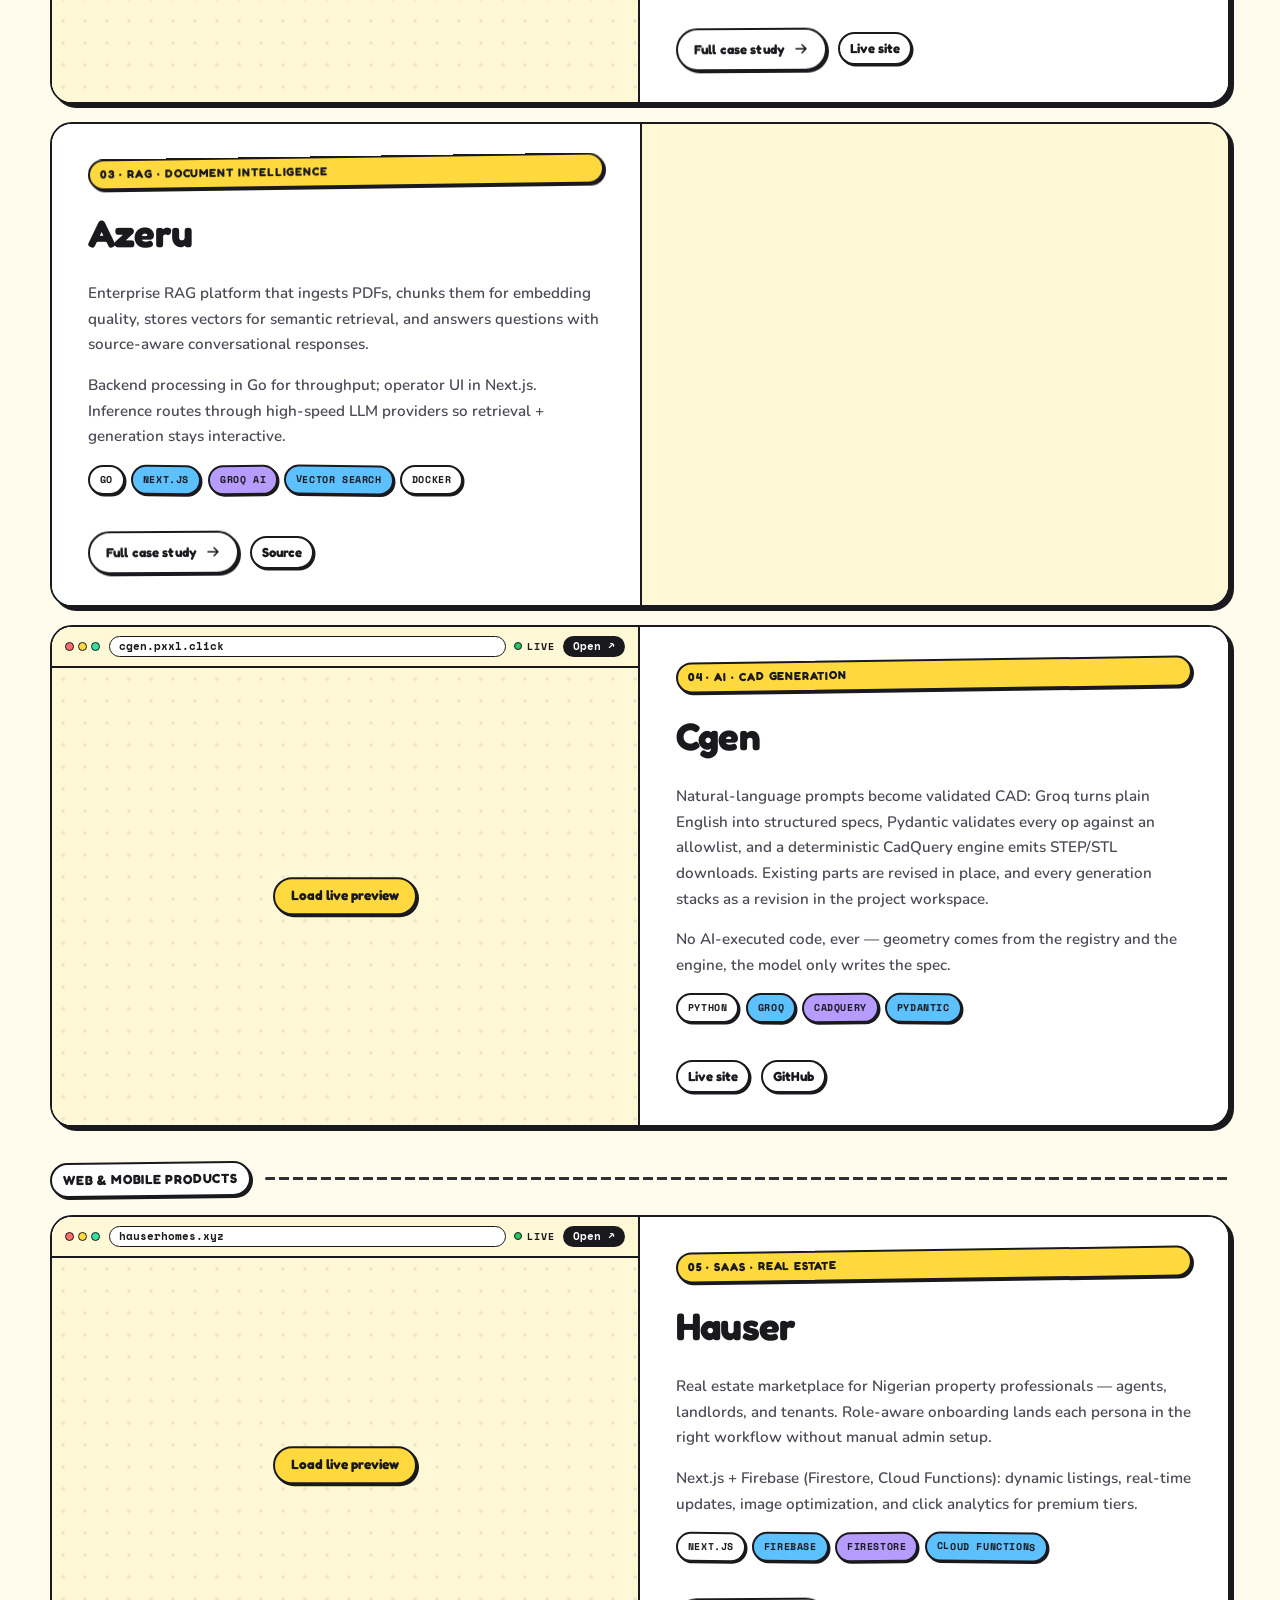
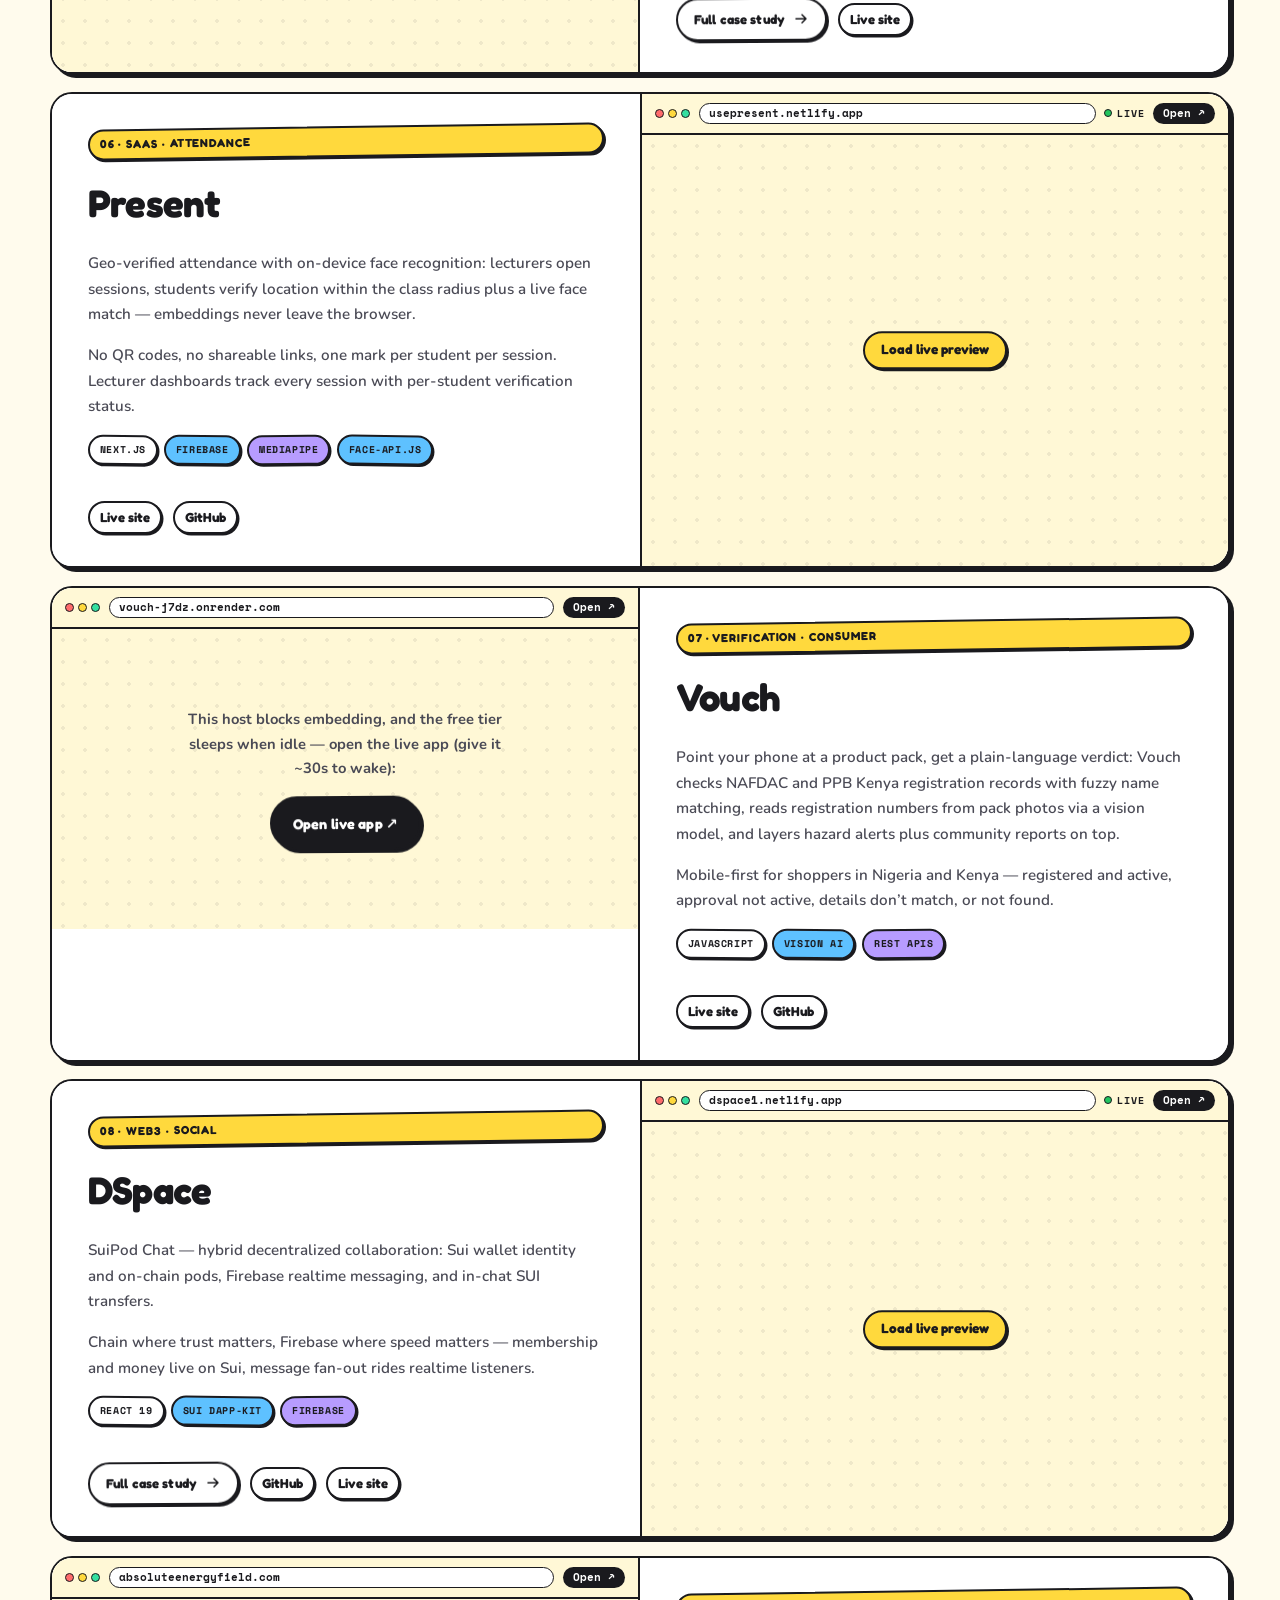
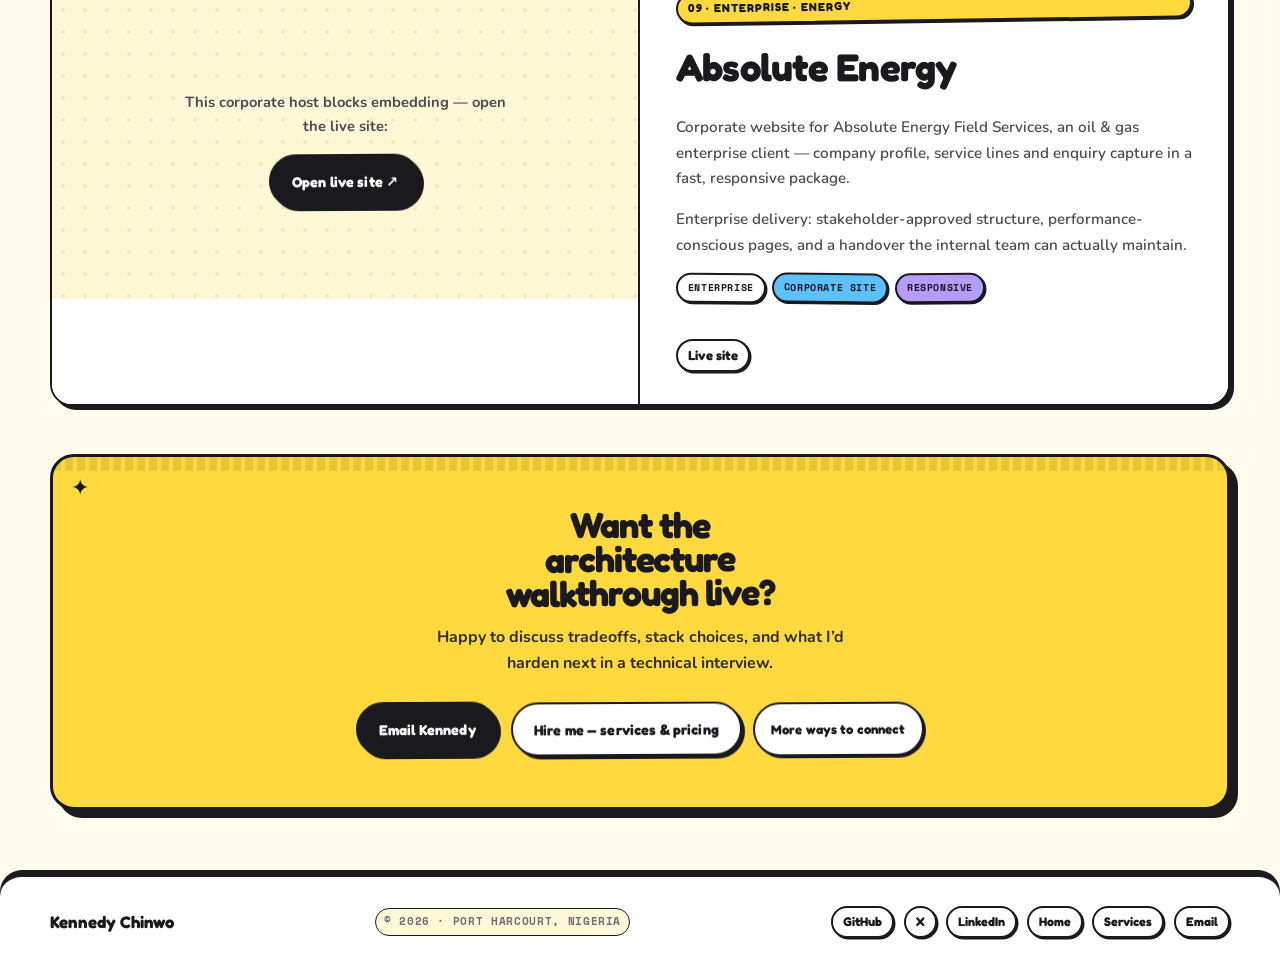
<file: projects.html>
<!DOCTYPE html>
<html lang="en">
<head>
  <meta charset="utf-8" />
  <meta name="viewport" content="width=device-width, initial-scale=1.0" />
  <title>Projects — Kennedy Azeru | Software Engineer and Security Researcher</title>
  <meta name="description" content="Nine shipped systems by Kennedy Azeru — Koe, a live free voice platform for AI agents, plus Asguard fraud detection, Azeru RAG, Cgen AI CAD, Hauser real estate, Present attendance, Vouch product verification, DSpace social dApp and Absolute Energy enterprise web." />
  <meta name="author" content="Kennedy Azeru" />
  <meta name="robots" content="index, follow, max-image-preview:large" />
  <meta name="googlebot" content="index, follow, max-image-preview:large" />
  <meta name="theme-color" content="#FFF9E6" />
  <link rel="canonical" href="https://www.kennedyazeru.space/projects.html" />
  <meta property="og:type" content="website" />
  <meta property="og:title" content="Projects — Kennedy Azeru | Software Engineer and Security Researcher" />
  <meta property="og:description" content="Nine shipped systems by Kennedy Azeru — Koe, a live free voice platform for AI agents, plus Asguard fraud detection, Azeru RAG, Cgen AI CAD, Hauser real estate, Present attendance, Vouch product verification, DSpace social dApp and Absolute Energy enterprise web." />
  <meta property="og:url" content="https://www.kennedyazeru.space/projects.html" />
  <meta property="og:image" content="https://www.kennedyazeru.space/favicon.png" />
  <meta property="og:image:alt" content="Kennedy Azeru — Portfolio" />
  <meta property="og:site_name" content="Kennedy Azeru" />
  <meta property="og:locale" content="en_NG" />
  <meta name="twitter:card" content="summary_large_image" />
  <meta name="twitter:title" content="Projects — Kennedy Azeru | Software Engineer and Security Researcher" />
  <meta name="twitter:description" content="Nine shipped systems by Kennedy Azeru — Koe, a live free voice platform for AI agents, plus Asguard fraud detection, Azeru RAG, Cgen AI CAD, Hauser real estate, Present attendance, Vouch product verification, DSpace social dApp and Absolute Energy enterprise web." />
  <meta name="twitter:image" content="https://www.kennedyazeru.space/favicon.png" />
  <meta name="twitter:creator" content="@azeru548" />
  <link rel="icon" type="image/png" sizes="32x32" href="favicon-32.png" />
  <link rel="icon" type="image/png" sizes="48x48" href="favicon-48.png" />
  <link rel="icon" type="image/png" sizes="512x512" href="favicon.png" />
  <link rel="apple-touch-icon" sizes="180x180" href="favicon-180.png" />
  <link rel="preconnect" href="https://fonts.googleapis.com" />
  <link rel="preconnect" href="https://fonts.gstatic.com" crossorigin />
  <link href="https://fonts.googleapis.com/css2?family=Fredoka:wght@500;600;700&family=Nunito:wght@400;600;700;800&family=Space+Mono:wght@400;700&display=swap" rel="stylesheet" />
  <link href="https://fonts.googleapis.com/css2?family=Material+Symbols+Outlined:opsz,wght,FILL,GRAD@24,400,0,0" rel="stylesheet" />
  <link rel="stylesheet" href="assets/css/portfolio.css" />
  <style>
    .material-symbols-outlined { font-variation-settings: "FILL" 0, "wght" 400, "GRAD" 0, "opsz" 24; font-size: inherit; line-height: 1; }
    .study {
      display: grid;
      grid-template-columns: minmax(0, 0.9fr) minmax(0, 1.1fr);
      gap: 0;
      margin-bottom: 1.1rem;
      overflow: hidden;
      border-radius: 22px;
    }
    .study__side {
      padding: 2rem 2.25rem;
      display: flex;
      flex-direction: column;
      justify-content: center;
      border-right: 2.5px solid var(--ink);
      background: #fff;
    }
    .study__body {
      padding: 2rem 2.25rem;
      display: flex;
      flex-direction: column;
      justify-content: center;
      background: #fff;
    }
    .study:nth-child(odd) .study__side { background: var(--surface-2); }
    .study:nth-child(even) .study__side { background: #EFF6FF; }
    .study__body p {
      color: #4A4A55;
      font-size: 0.95rem;
      line-height: 1.7;
      margin-bottom: 0.9rem;
      font-weight: 600;
    }
    .study__body p:last-child { margin-bottom: 0; }
    .study__body code {
      font-family: var(--font-mono);
      font-size: 0.8em;
      color: var(--ink);
      background: var(--yellow);
      border: 1.5px solid var(--ink);
      padding: 0.1em 0.35em;
      border-radius: 6px;
      font-weight: 700;
    }
    .study__num {
      font-family: var(--font-display);
      font-size: 0.72rem;
      font-weight: 700;
      letter-spacing: 0.08em;
      text-transform: uppercase;
      color: var(--ink);
      display: inline-flex;
      align-items: center;
      gap: 0.5rem;
      margin-bottom: 1rem;
      background: var(--yellow);
      border: 2px solid var(--ink);
      padding: 0.28rem 0.6rem;
      border-radius: 999px;
      box-shadow: 2px 2px 0 var(--ink);
      transform: rotate(-0.8deg);
    }
    .study__num::after { display: none; }
    .study h2 {
      font-family: var(--font-display);
      font-size: clamp(1.75rem, 3vw, 2.4rem);
      font-weight: 700;
      letter-spacing: -0.02em;
      margin-bottom: 1rem;
    }
    .study__media {
      min-height: 280px;
      background: var(--surface-2);
      overflow: hidden;
      border-left: 2.5px solid var(--ink);
    }
    .study__media video {
      width: 100%;
      height: 100%;
      object-fit: cover;
      transition: transform 0.7s var(--ease-spring);
    }
    .study:hover .study__media video {
      transform: scale(1.04) rotate(0.5deg);
    }
    .study--media .study__side { display: none; }
    .study--media {
      grid-template-columns: 1fr 1fr;
    }
    .study--media .study__media { border-right: none; border-left: none; border-right: 2.5px solid var(--ink); }
    .study--media.flip { direction: rtl; }
    .study--media.flip > * { direction: ltr; }
    .study--media.flip .study__media { border-right: none; border-left: 2.5px solid var(--ink); }
    .study__links {
      display: flex;
      flex-wrap: wrap;
      gap: 0.7rem;
      align-items: center;
      margin-top: 1.25rem;
    }
    .study__links .ext {
      font-family: var(--font-display);
      font-size: 0.82rem;
      font-weight: 700;
      color: var(--ink);
      background: #fff;
      border: 2px solid var(--ink);
      padding: 4px 10px;
      border-radius: 999px;
      box-shadow: 1.5px 1.5px 0 var(--ink);
      transition: all 0.18s var(--ease-spring);
      border-bottom: 2px solid var(--ink);
    }
    .study__links .ext:hover {
      background: var(--yellow);
      transform: translate(-1px,-1px);
      box-shadow: 2.5px 2.5px 0 var(--ink);
    }
    @media (max-width: 860px) {
      .study, .study--media, .study--media.flip {
        grid-template-columns: 1fr;
        direction: ltr;
      }
      .study__side {
        border-right: none;
        border-bottom: 2.5px solid var(--ink);
      }
      .study--media .study__media {
        border-right: none;
        aspect-ratio: 16 / 10;
        border-bottom: 2.5px solid var(--ink);
      }
    }
  </style>
  <script type="application/ld+json">
{
  "@context": "https://schema.org",
  "@type": "Person",
  "@id": "https://www.kennedyazeru.space/#person",
  "name": "Kennedy Azeru",
  "alternateName": "Kennedy Chinwo",
  "givenName": "Kennedy",
  "familyName": "Azeru",
  "jobTitle": [
    "Software Engineer",
    "Security Researcher"
  ],
  "description": "Software engineer and security researcher. Language-agnostic — ships web apps, backends, AI/RAG systems, and Solana & Sui dApps, and publishes malware analysis and reverse-engineering reports.",
  "url": "https://www.kennedyazeru.space/",
  "image": "https://www.kennedyazeru.space/IMG_0072.jpeg",
  "email": "mailto:chinwokennedy9@gmail.com",
  "telephone": "+2349137068463",
  "address": {
    "@type": "PostalAddress",
    "addressLocality": "Port Harcourt",
    "addressCountry": "NG"
  },
  "alumniOf": {
    "@type": "CollegeOrUniversity",
    "name": "Federal University of Technology, Owerri (FUTO)"
  },
  "knowsAbout": [
    "Go",
    "Gin",
    "PostgreSQL",
    "Next.js",
    "TypeScript",
    "RAG",
    "Vector Search",
    "LLM",
    "Sui Move",
    "Firebase",
    "Docker",
    "Cybersecurity",
    "Web3"
  ],
  "sameAs": [
    "https://github.com/Azeru548",
    "https://x.com/azeru548",
    "https://www.linkedin.com/in/kennedy-chinwo-068a9a284/"
  ],
  "knowsLanguage": [
    "en"
  ]
}
</script>
  <script type="application/ld+json">
{
  "@context": "https://schema.org",
  "@type": "BreadcrumbList",
  "itemListElement": [
    {
      "@type": "ListItem",
      "position": 1,
      "name": "Home",
      "item": "https://www.kennedyazeru.space/"
    },
    {
      "@type": "ListItem",
      "position": 2,
      "name": "Projects",
      "item": "https://www.kennedyazeru.space/projects.html"
    }
  ]
}
  </script>
  <link rel="sitemap" type="application/xml" title="Sitemap" href="https://www.kennedyazeru.space/sitemap.xml" />

  <!-- Guard: preview / non-canonical hosts -> noindex (keeps www.kennedyazeru.space as only indexable) -->
  <script>
    (function(){
      var host = location.hostname;
      var canonicalHosts = ['kennedyazeru.space','www.kennedyazeru.space'];
      if (canonicalHosts.indexOf(host) === -1 && host !== '' && host !== 'localhost' && host !== '127.0.0.1') {
        var m=document.querySelector('meta[name="robots"]');
        if(m) m.setAttribute('content','noindex, nofollow');
        else { m=document.createElement('meta'); m.name='robots'; m.content='noindex, nofollow'; document.head.appendChild(m); }
      }
      // Enforce non-www -> www canonical preference via hint (server 301 should handle, JS fallback)
      if (host === 'kennedyazeru.space') {
        var c=document.querySelector('link[rel="canonical"]');
        if(c) c.href='https://www.kennedyazeru.space' + location.pathname.replace(/index\.html$/,'').replace(/\.html$/,'.html');
      }
    })();
  </script>
</head>
<body>
  <header class="nav">
    <div class="nav__inner">
      <a href="index.html" class="nav__logo">
        <img class="nav__mark" src="favicon-32.png" alt="Kennedy Azeru" width="32" height="32" style="object-fit:cover; padding:0;" />
        Kennedy Chinwo
      </a>
      <nav class="nav__links" aria-label="Primary">
        <a href="index.html">Home</a>
        <a href="projects.html" class="is-active">Projects</a>
        <a href="index.html#services">Services</a>
        <a href="stack.html">Stack</a>
        <a href="index.html#security">Security</a>
        <a href="index.html#experience">Experience</a>
        <a href="index.html#contact">Contact</a>
      </nav>
      <a href="mailto:chinwokennedy9@gmail.com" class="nav__cta pressable">Get in touch</a>
      <button class="nav__menu-btn" type="button" aria-label="Open menu" aria-expanded="false">
        <span></span><span></span>
      </button>
    </div>
  </header>

  <main>
    <header class="page-hero">
      <div class="shell">
        <span class="eyebrow reveal">Portfolio index</span>
        <h1 class="display reveal reveal-d1">Shipped systems with live previews</h1>
        <p class="lead reveal reveal-d2">
          Nine shipped systems — a live voice platform for AI agents, fraud detection, document RAG, AI CAD generation, real estate and attendance SaaS,
          product verification, a Sui social dApp and enterprise energy web. Each card opens the real
          site in place — nothing loads until you ask — and links the live build and source where
          they are public.
        </p>
      </div>
    </header>

    <section class="section--tight" style="padding-top:0;">
      <div class="shell">
                <div class="div-label reveal"><span>AI · Fullstack · Tools</span></div>

        <!-- Koe -->
        <article id="proj-koe" class="card study study--media reveal">
          <div class="study__media">
            <div class="live-preview">
              <div class="live-preview__bar">
                <span class="live-preview__dots" aria-hidden="true"><i></i><i></i><i></i></span>
                <span class="live-preview__url">koe.kennedyazeru.space</span>
                <span class="live-preview__live"><span class="live-preview__pulse" aria-hidden="true"></span>Live</span>
                <a class="live-preview__open" href="https://koe.kennedyazeru.space" target="_blank" rel="noopener">Open ↗</a>
              </div>
              <div class="live-preview__stage" data-src="https://koe.kennedyazeru.space">
                <div class="live-preview__scaler">
                </div>
                <button class="live-preview__engage" type="button">Load live preview</button>
              </div>
            </div>
          </div>
          <div class="study__body">
            <div class="study__num">01 · AI · Voice infrastructure</div>
            <h2>Koe</h2>
            <p>Text becomes a finished voiceover for humans and agents: a hosted MCP server, a studio UI and an HTTP API over four engines — Microsoft neural voices plus offline Piper, Kokoro and Kitten — so a script turns into audio with no account, no API bill and no vendor lock-in.</p>
            <p>Shipped to production and launched this month. Per-tenant free keys behind a proof-of-work gate, per-key and global quotas in SQLite, a bounded queue with a circuit breaker, ephemeral audio behind signed download links, and a pipeline that builds, tests and redeploys on every push.</p>
            <div class="gap-chips mb-2">
              <span class="chip chip--neutral">Node.js</span>
              <span class="chip chip--neutral">MCP</span>
              <span class="chip chip--neutral">Docker</span>
              <span class="chip chip--neutral">AWS</span>
              <span class="chip chip--neutral">SQLite</span>
            </div>
            <div class="study__links">
              <a href="koe.html" class="btn btn--link">Full case study <svg viewBox="0 0 16 16" fill="none" aria-hidden="true"><path d="M3 8h10M9 4l4 4-4 4" stroke="currentColor" stroke-width="1.5" stroke-linecap="round" stroke-linejoin="round"/></svg></a>
              <a href="https://koe.kennedyazeru.space" target="_blank" rel="noopener" class="ext">Live site</a>
              <a href="https://github.com/Azeru548/koe" target="_blank" rel="noopener" class="ext">GitHub</a>
            </div>
          </div>
        </article>

        <!-- Asguard -->
        <article class="card study study--media reveal">
          <div class="study__media">
            <div class="live-preview">
              <div class="live-preview__bar">
                <span class="live-preview__dots" aria-hidden="true"><i></i><i></i><i></i></span>
                <span class="live-preview__url">asguard.netlify.app</span>
                <span class="live-preview__live"><span class="live-preview__pulse" aria-hidden="true"></span>Live</span>
                <a class="live-preview__open" href="https://asguard.netlify.app" target="_blank" rel="noopener">Open ↗</a>
              </div>
              <div class="live-preview__stage" data-src="https://asguard.netlify.app">
                <div class="live-preview__scaler">
                </div>
                <button class="live-preview__engage" type="button">Load live preview</button>
              </div>
            </div>
          </div>
          <div class="study__body">
            <div class="study__num">02 · AI · Fintech risk</div>
            <h2>Asguard</h2>
            <p>High-volume fintech environments need fraud decisions that are fast enough for live payment flows and explainable enough for compliance. Asguard scores transactions with layered rules, enriches them with AI risk assessment, and emits structured alerts with natural-language summaries.</p>
            <p>Clear-cut decisions stay on a low-latency path; ambiguous events escalate for deeper model analysis with investigator context in-band.</p>
            <div class="gap-chips mb-2">
              <span class="chip chip--neutral">Go</span>
              <span class="chip chip--neutral">Gin</span>
              <span class="chip chip--neutral">Firebase</span>
              <span class="chip chip--neutral">LLM</span>
              <span class="chip chip--neutral">PostgreSQL</span>
            </div>
            <div class="study__links">
              <a href="asguard.html" class="btn btn--link">Full case study <svg viewBox="0 0 16 16" fill="none" aria-hidden="true"><path d="M3 8h10M9 4l4 4-4 4" stroke="currentColor" stroke-width="1.5" stroke-linecap="round" stroke-linejoin="round"/></svg></a>
              <a href="https://asguard.netlify.app" target="_blank" rel="noopener" class="ext">Live site</a>
            </div>
          </div>
        </article>

        <!-- Azeru -->
        <article class="card study study--media flip reveal">
          <div class="study__media">
            <video preload="metadata" playsinline src="screen_1774120316927.mp4" autoplay loop muted></video>
          </div>
          <div class="study__body">
            <div class="study__num">03 · RAG · Document intelligence</div>
            <h2>Azeru</h2>
            <p>Enterprise RAG platform that ingests PDFs, chunks them for embedding quality, stores vectors for semantic retrieval, and answers questions with source-aware conversational responses.</p>
            <p>Backend processing in Go for throughput; operator UI in Next.js. Inference routes through high-speed LLM providers so retrieval + generation stays interactive.</p>
            <div class="gap-chips mb-2">
              <span class="chip chip--neutral">Go</span>
              <span class="chip chip--neutral">Next.js</span>
              <span class="chip chip--neutral">Groq AI</span>
              <span class="chip chip--neutral">Vector search</span>
              <span class="chip chip--neutral">Docker</span>
            </div>
            <div class="study__links">
              <a href="azeru.html" class="btn btn--link">Full case study <svg viewBox="0 0 16 16" fill="none" aria-hidden="true"><path d="M3 8h10M9 4l4 4-4 4" stroke="currentColor" stroke-width="1.5" stroke-linecap="round" stroke-linejoin="round"/></svg></a>
              <a href="https://github.com/Azeru548/azeru" target="_blank" rel="noopener" class="ext">Source</a>
            </div>
          </div>
        </article>

        <!-- Cgen -->
        <article id="proj-cgen" class="card study study--media reveal">
          <div class="study__media">
            <div class="live-preview">
              <div class="live-preview__bar">
                <span class="live-preview__dots" aria-hidden="true"><i></i><i></i><i></i></span>
                <span class="live-preview__url">cgen.pxxl.click</span>
                <span class="live-preview__live"><span class="live-preview__pulse" aria-hidden="true"></span>Live</span>
                <a class="live-preview__open" href="https://cgen.pxxl.click" target="_blank" rel="noopener">Open ↗</a>
              </div>
              <div class="live-preview__stage" data-src="https://cgen.pxxl.click">
                <div class="live-preview__scaler">
                </div>
                <button class="live-preview__engage" type="button">Load live preview</button>
              </div>
            </div>
          </div>
          <div class="study__body">
            <div class="study__num">04 · AI · CAD generation</div>
            <h2>Cgen</h2>
            <p>Natural-language prompts become validated CAD: Groq turns plain English into structured specs, Pydantic validates every op against an allowlist, and a deterministic CadQuery engine emits STEP/STL downloads. Existing parts are revised in place, and every generation stacks as a revision in the project workspace.</p>
            <p>No AI-executed code, ever — geometry comes from the registry and the engine, the model only writes the spec.</p>
            <div class="gap-chips mb-2">
              <span class="chip chip--neutral">Python</span>
              <span class="chip chip--neutral">Groq</span>
              <span class="chip chip--neutral">CadQuery</span>
              <span class="chip chip--neutral">Pydantic</span>
            </div>
            <div class="study__links">
              <a href="https://cgen.pxxl.click" target="_blank" rel="noopener" class="ext">Live site</a>
              <a href="https://github.com/Azeru548/cgen" target="_blank" rel="noopener" class="ext">GitHub</a>
            </div>
          </div>
        </article>

        <div class="div-label reveal"><span>Web &amp; mobile products</span></div>

        <!-- Hauser -->
        <article class="card study study--media reveal">
          <div class="study__media">
            <div class="live-preview">
              <div class="live-preview__bar">
                <span class="live-preview__dots" aria-hidden="true"><i></i><i></i><i></i></span>
                <span class="live-preview__url">hauserhomes.xyz</span>
                <span class="live-preview__live"><span class="live-preview__pulse" aria-hidden="true"></span>Live</span>
                <a class="live-preview__open" href="https://hauserhomes.xyz" target="_blank" rel="noopener">Open ↗</a>
              </div>
              <div class="live-preview__stage" data-src="https://hauserhomes.xyz">
                <div class="live-preview__scaler">
                </div>
                <button class="live-preview__engage" type="button">Load live preview</button>
              </div>
            </div>
          </div>
          <div class="study__body">
            <div class="study__num">05 · SaaS · Real estate</div>
            <h2>Hauser</h2>
            <p>Real estate marketplace for Nigerian property professionals — agents, landlords, and tenants. Role-aware onboarding lands each persona in the right workflow without manual admin setup.</p>
            <p>Next.js + Firebase (Firestore, Cloud Functions): dynamic listings, real-time updates, image optimization, and click analytics for premium tiers.</p>
            <div class="gap-chips mb-2">
              <span class="chip chip--neutral">Next.js</span>
              <span class="chip chip--neutral">Firebase</span>
              <span class="chip chip--neutral">Firestore</span>
              <span class="chip chip--neutral">Cloud Functions</span>
            </div>
            <div class="study__links">
              <a href="hauser.html" class="btn btn--link">Full case study <svg viewBox="0 0 16 16" fill="none" aria-hidden="true"><path d="M3 8h10M9 4l4 4-4 4" stroke="currentColor" stroke-width="1.5" stroke-linecap="round" stroke-linejoin="round"/></svg></a>
              <a href="https://hauserhomes.xyz" target="_blank" rel="noopener" class="ext">Live site</a>
            </div>
          </div>
        </article>

        <article id="proj-present" class="card study study--media flip reveal">
          <div class="study__media">
            <div class="live-preview">
              <div class="live-preview__bar">
                <span class="live-preview__dots" aria-hidden="true"><i></i><i></i><i></i></span>
                <span class="live-preview__url">usepresent.netlify.app</span>
                <span class="live-preview__live"><span class="live-preview__pulse" aria-hidden="true"></span>Live</span>
                <a class="live-preview__open" href="https://usepresent.netlify.app/" target="_blank" rel="noopener">Open ↗</a>
              </div>
              <div class="live-preview__stage" data-src="https://usepresent.netlify.app/">
                <div class="live-preview__scaler">
                </div>
                <button class="live-preview__engage" type="button">Load live preview</button>
              </div>
            </div>
          </div>
          <div class="study__body">
            <div class="study__num">06 · SaaS · Attendance</div>
            <h2>Present</h2>
            <p>Geo-verified attendance with on-device face recognition: lecturers open sessions, students verify location within the class radius plus a live face match — embeddings never leave the browser.</p>
            <p>No QR codes, no shareable links, one mark per student per session. Lecturer dashboards track every session with per-student verification status.</p>
            <div class="gap-chips mb-2">
              <span class="chip chip--neutral">Next.js</span>
              <span class="chip chip--neutral">Firebase</span>
              <span class="chip chip--neutral">MediaPipe</span>
              <span class="chip chip--neutral">face-api.js</span>
            </div>
            <div class="study__links">
              <a href="https://usepresent.netlify.app/" target="_blank" rel="noopener" class="ext">Live site</a>
              <a href="https://github.com/Azeru548/present" target="_blank" rel="noopener" class="ext">GitHub</a>
            </div>
          </div>
        </article>

        <article id="proj-vouch" class="card study study--media reveal">
          <div class="study__media">
            <div class="live-preview">
              <div class="live-preview__bar">
                <span class="live-preview__dots" aria-hidden="true"><i></i><i></i><i></i></span>
                <span class="live-preview__url">vouch-j7dz.onrender.com</span>
                <a class="live-preview__open" href="https://vouch-j7dz.onrender.com/" target="_blank" rel="noopener">Open ↗</a>
              </div>
              <div class="live-preview__static">
                <p class="live-preview__static-note">This host blocks embedding, and the free tier sleeps when idle — open the live app (give it ~30s to wake):</p>
                <a href="https://vouch-j7dz.onrender.com/" target="_blank" rel="noopener" class="btn btn--primary pressable">Open live app ↗</a>
              </div>
            </div>
          </div>
          <div class="study__body">
            <div class="study__num">07 · Verification · Consumer</div>
            <h2>Vouch</h2>
            <p>Point your phone at a product pack, get a plain-language verdict: Vouch checks NAFDAC and PPB Kenya registration records with fuzzy name matching, reads registration numbers from pack photos via a vision model, and layers hazard alerts plus community reports on top.</p>
            <p>Mobile-first for shoppers in Nigeria and Kenya — registered and active, approval not active, details don’t match, or not found.</p>
            <div class="gap-chips mb-2">
              <span class="chip chip--neutral">JavaScript</span>
              <span class="chip chip--neutral">Vision AI</span>
              <span class="chip chip--neutral">REST APIs</span>
            </div>
            <div class="study__links">
              <a href="https://vouch-j7dz.onrender.com/" target="_blank" rel="noopener" class="ext">Live site</a>
              <a href="https://github.com/Azeru548/vouch" target="_blank" rel="noopener" class="ext">GitHub</a>
            </div>
          </div>
        </article>

        <article id="proj-dspace" class="card study study--media flip reveal">
          <div class="study__media">
            <div class="live-preview">
              <div class="live-preview__bar">
                <span class="live-preview__dots" aria-hidden="true"><i></i><i></i><i></i></span>
                <span class="live-preview__url">dspace1.netlify.app</span>
                <span class="live-preview__live"><span class="live-preview__pulse" aria-hidden="true"></span>Live</span>
                <a class="live-preview__open" href="https://dspace1.netlify.app/" target="_blank" rel="noopener">Open ↗</a>
              </div>
              <div class="live-preview__stage" data-src="https://dspace1.netlify.app/">
                <div class="live-preview__scaler">
                </div>
                <button class="live-preview__engage" type="button">Load live preview</button>
              </div>
            </div>
          </div>
          <div class="study__body">
            <div class="study__num">08 · Web3 · Social</div>
            <h2>DSpace</h2>
            <p>SuiPod Chat — hybrid decentralized collaboration: Sui wallet identity and on-chain pods, Firebase realtime messaging, and in-chat SUI transfers.</p>
            <p>Chain where trust matters, Firebase where speed matters — membership and money live on Sui, message fan-out rides realtime listeners.</p>
            <div class="gap-chips mb-2">
              <span class="chip chip--neutral">React 19</span>
              <span class="chip chip--neutral">Sui dapp-kit</span>
              <span class="chip chip--neutral">Firebase</span>
            </div>
            <div class="study__links">
              <a href="dspace.html" class="btn btn--link">Full case study <svg viewBox="0 0 16 16" fill="none" aria-hidden="true"><path d="M3 8h10M9 4l4 4-4 4" stroke="currentColor" stroke-width="1.5" stroke-linecap="round" stroke-linejoin="round"/></svg></a>
              <a href="https://github.com/org-cyber/dspace" target="_blank" rel="noopener" class="ext">GitHub</a>
              <a href="https://dspace1.netlify.app/" target="_blank" rel="noopener" class="ext">Live site</a>
            </div>
          </div>
        </article>

        <article id="proj-energy" class="card study study--media reveal">
          <div class="study__media">
            <div class="live-preview">
              <div class="live-preview__bar">
                <span class="live-preview__dots" aria-hidden="true"><i></i><i></i><i></i></span>
                <span class="live-preview__url">absoluteenergyfield.com</span>
                <a class="live-preview__open" href="https://www.absoluteenergyfield.com/" target="_blank" rel="noopener">Open ↗</a>
              </div>
              <div class="live-preview__static">
                <p class="live-preview__static-note">This corporate host blocks embedding — open the live site:</p>
                <a href="https://www.absoluteenergyfield.com/" target="_blank" rel="noopener" class="btn btn--primary pressable">Open live site ↗</a>
              </div>
            </div>
          </div>
          <div class="study__body">
            <div class="study__num">09 · Enterprise · Energy</div>
            <h2>Absolute Energy</h2>
            <p>Corporate website for Absolute Energy Field Services, an oil &amp; gas enterprise client — company profile, service lines and enquiry capture in a fast, responsive package.</p>
            <p>Enterprise delivery: stakeholder-approved structure, performance-conscious pages, and a handover the internal team can actually maintain.</p>
            <div class="gap-chips mb-2">
              <span class="chip chip--neutral">Enterprise</span>
              <span class="chip chip--neutral">Corporate site</span>
              <span class="chip chip--neutral">Responsive</span>
            </div>
            <div class="study__links">
              <a href="https://www.absoluteenergyfield.com/" target="_blank" rel="noopener" class="ext">Live site</a>
            </div>
          </div>
        </article>

        <div class="contact-panel reveal" style="margin-top: 3rem;">
          <h2 class="display" style="font-size:clamp(1.5rem,3vw,2.25rem);">Want the architecture walkthrough live?</h2>
          <p class="lead">Happy to discuss tradeoffs, stack choices, and what I’d harden next in a technical interview.</p>
          <div class="contact-actions">
            <a href="mailto:chinwokennedy9@gmail.com" class="btn btn--primary pressable">Email Kennedy</a>
            <a href="index.html#services" class="btn btn--ghost pressable">Hire me — services & pricing</a>
            <a href="index.html#contact" class="btn btn--link">More ways to connect</a>
          </div>
        </div>
      </div>
    </section>
  </main>

  <footer class="footer">
    <div class="shell footer__inner">
      <div class="footer__brand">Kennedy Chinwo</div>
      <p class="footer__copy">© 2026 · Port Harcourt, Nigeria</p>
      <div class="footer__links">
        <a href="https://github.com/Azeru548" target="_blank" rel="noopener">GitHub</a>
        <a href="https://x.com/azeru548" target="_blank" rel="noopener">X</a>
        <a href="https://www.linkedin.com/in/kennedy-chinwo-068a9a284/" target="_blank" rel="noopener">LinkedIn</a>
        <a href="index.html">Home</a>
        <a href="index.html#services">Services</a>
        <a href="mailto:chinwokennedy9@gmail.com">Email</a>
      </div>
    </div>
  </footer>

  <script src="assets/js/portfolio.js"></script>
</body>
</html>
</file>
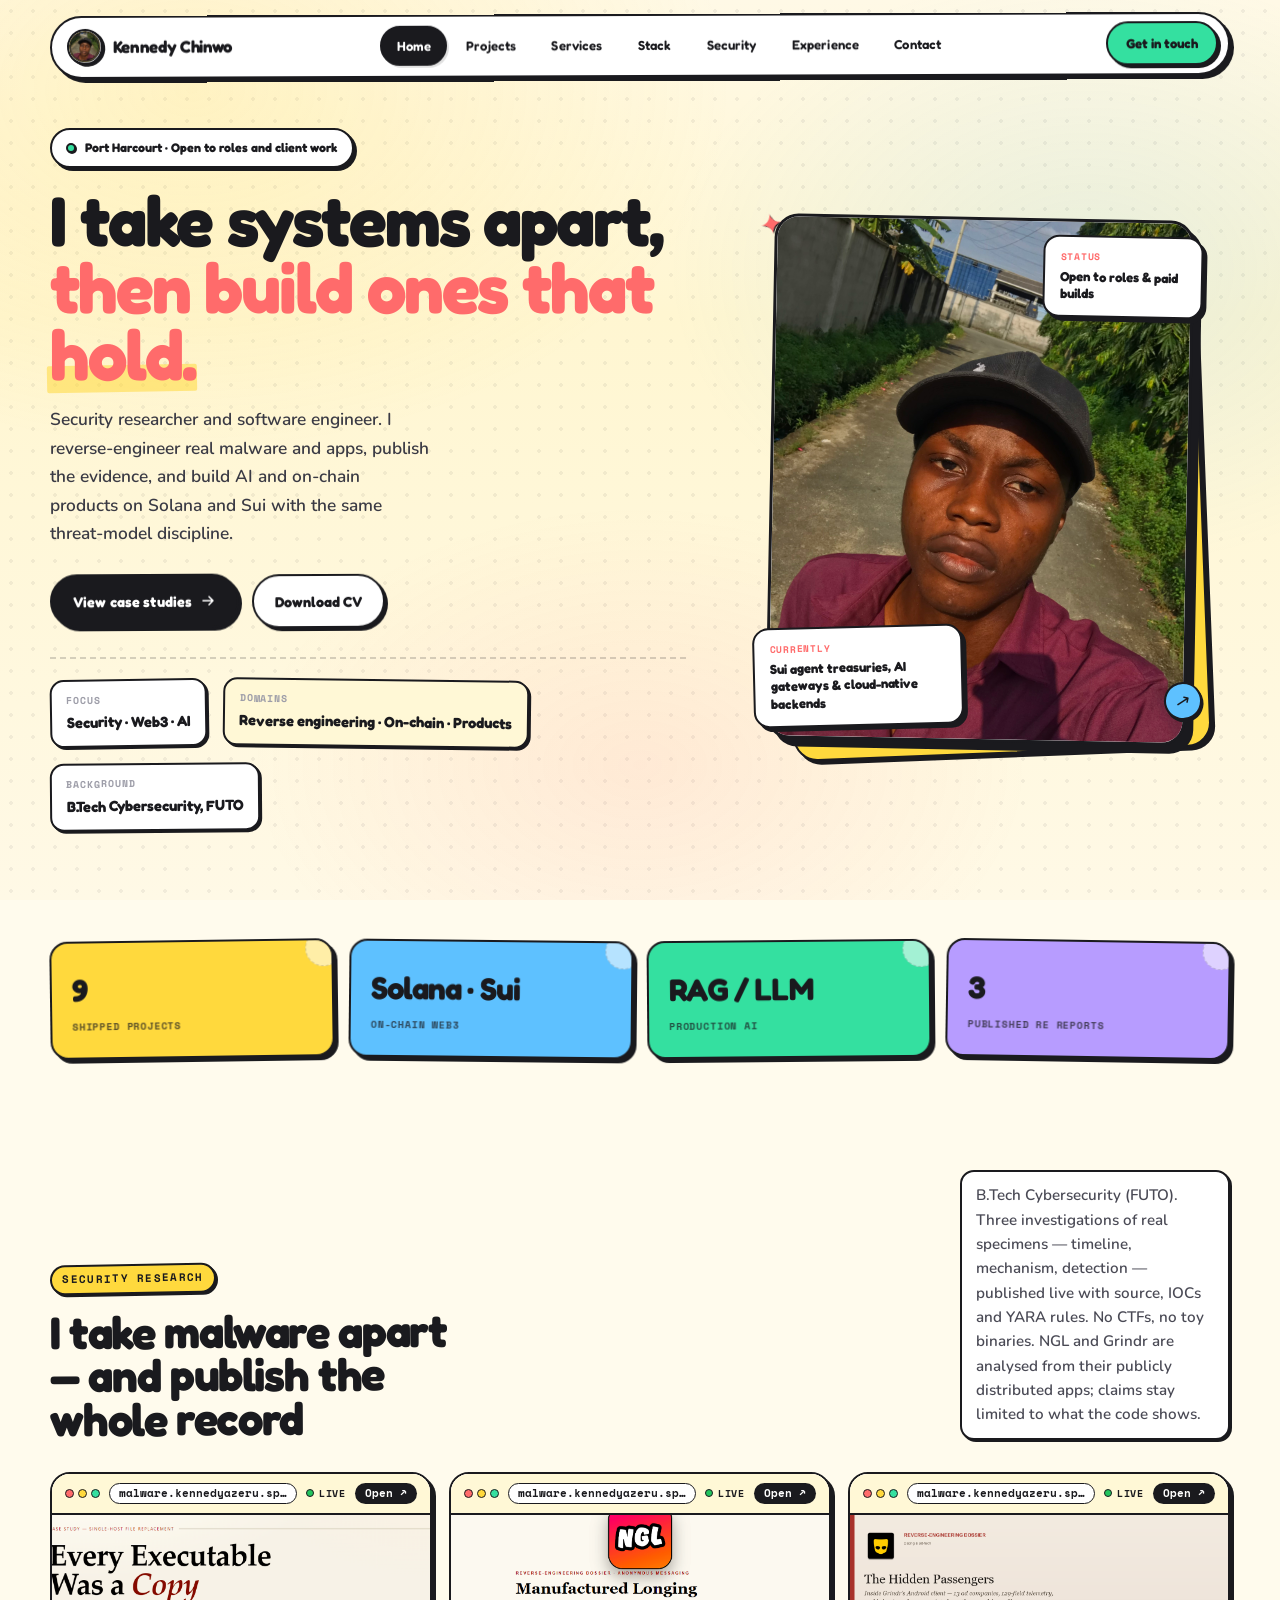
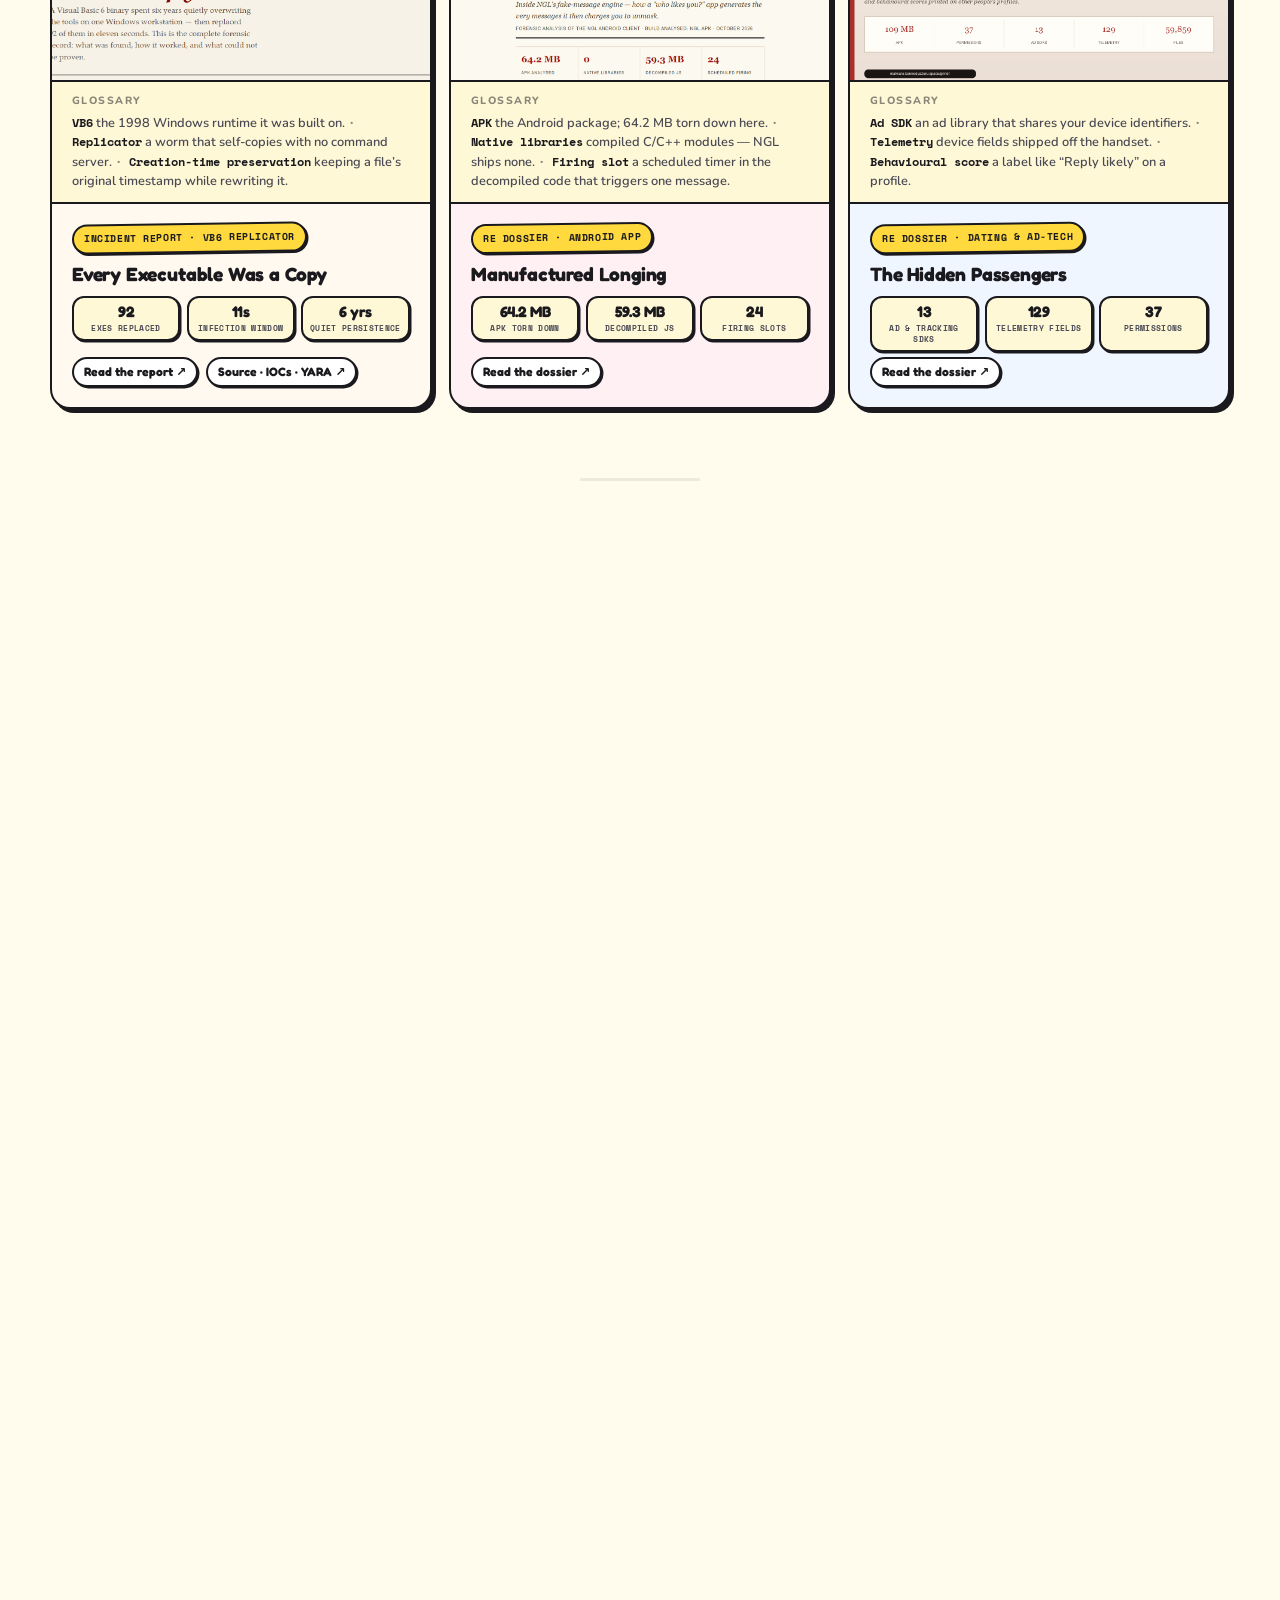
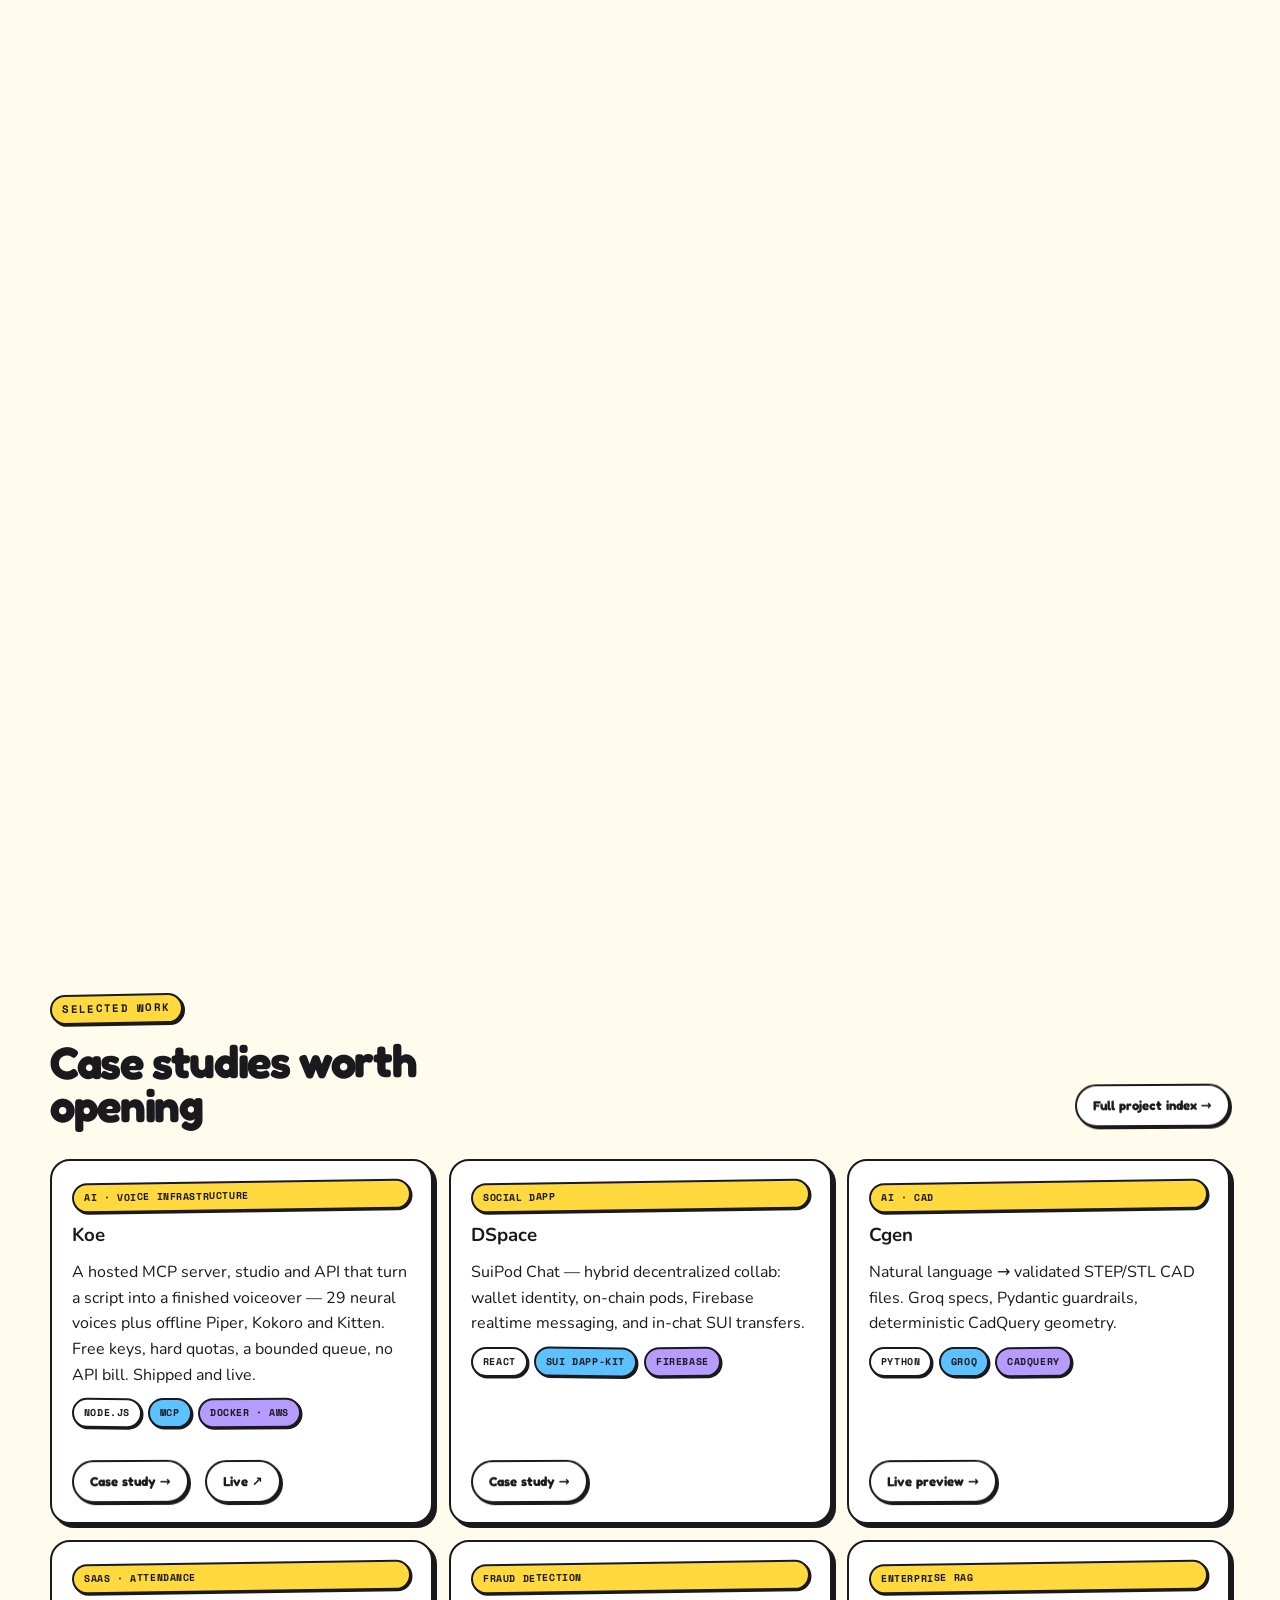
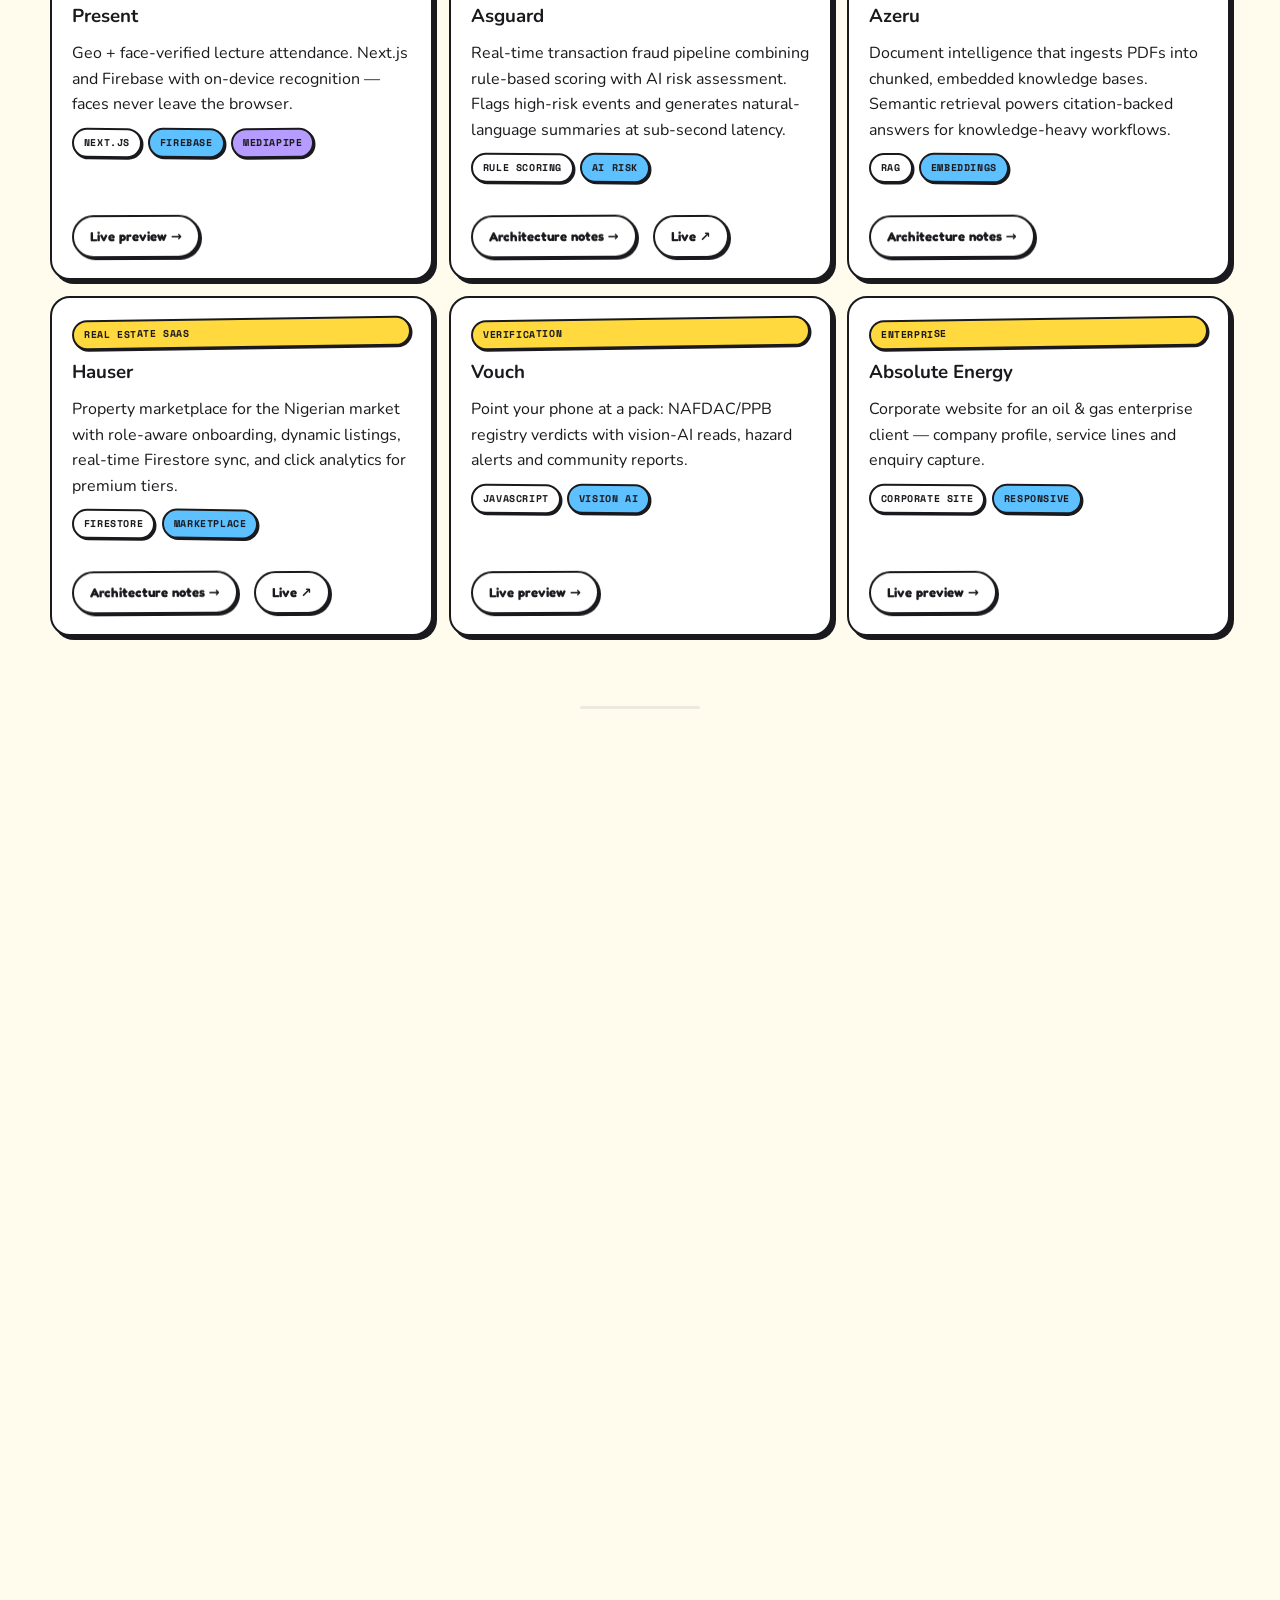
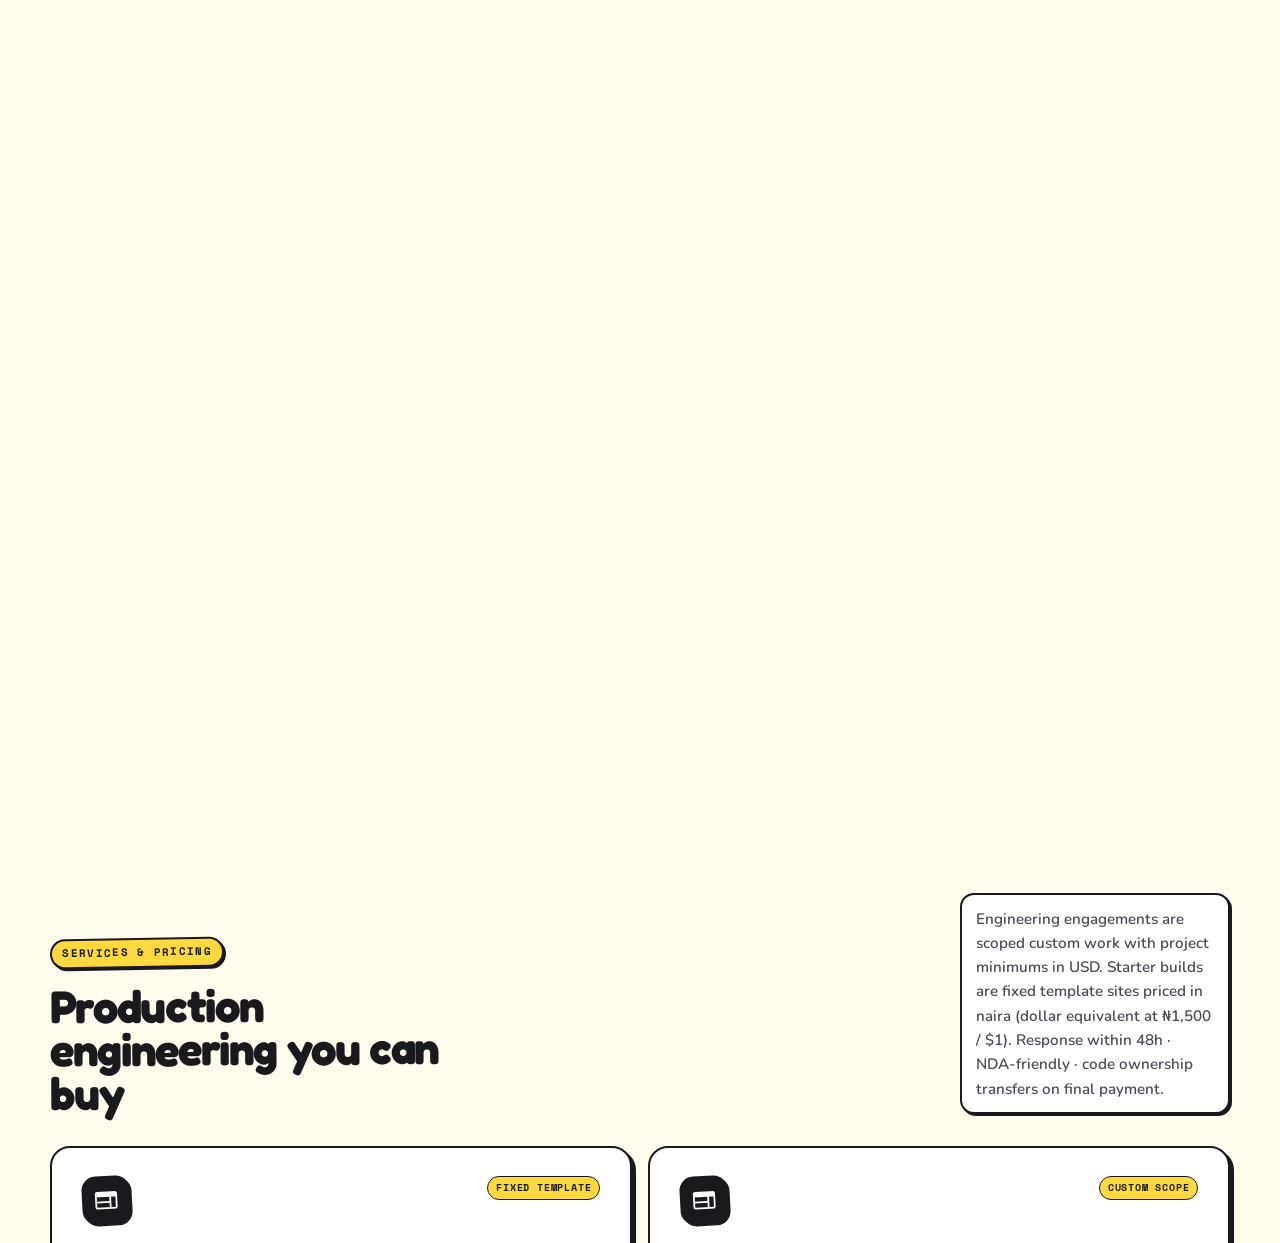
<file: services.html>
<!DOCTYPE html>
<html lang="en">
<head>
  <meta charset="utf-8" />
  <meta name="viewport" content="width=device-width, initial-scale=1.0" />
  <title>Services & Pricing — Kennedy Azeru | Software Engineer and Security Researcher</title>
  <meta name="description" content="Engineering engagements with USD project minimums, from landing pages at $1,200 to Web3 builds at $8,000. Starter builds from ₦50k (≈ $35). Written scope, weekly demos, handover docs." />
  <meta name="robots" content="index, follow" />
  <link rel="canonical" href="https://www.kennedyazeru.space/#services" />
  <meta http-equiv="refresh" content="0; url=index.html#services" />
  <meta property="og:url" content="https://www.kennedyazeru.space/#services" />
  <meta property="og:title" content="Services & Pricing — Kennedy Azeru" />
  <meta property="og:description" content="Engineering engagements with USD project minimums. Starter builds from ₦50k (≈ $35)." />
  <link rel="icon" type="image/png" sizes="32x32" href="favicon-32.png" />
  <link rel="stylesheet" href="assets/css/portfolio.css" />
  <script>location.replace("index.html#services");</script>
</head>
<body>
  <main class="page-hero">
    <div class="shell">
      <h1 class="display">Services &amp; pricing</h1>
      <p class="lead">Services now live on the homepage.</p>
      <p style="margin-top:1.25rem;"><a class="btn btn--primary pressable" href="index.html#services">Go to services &amp; pricing</a></p>
    </div>
  </main>
</body>
</html>
</file>
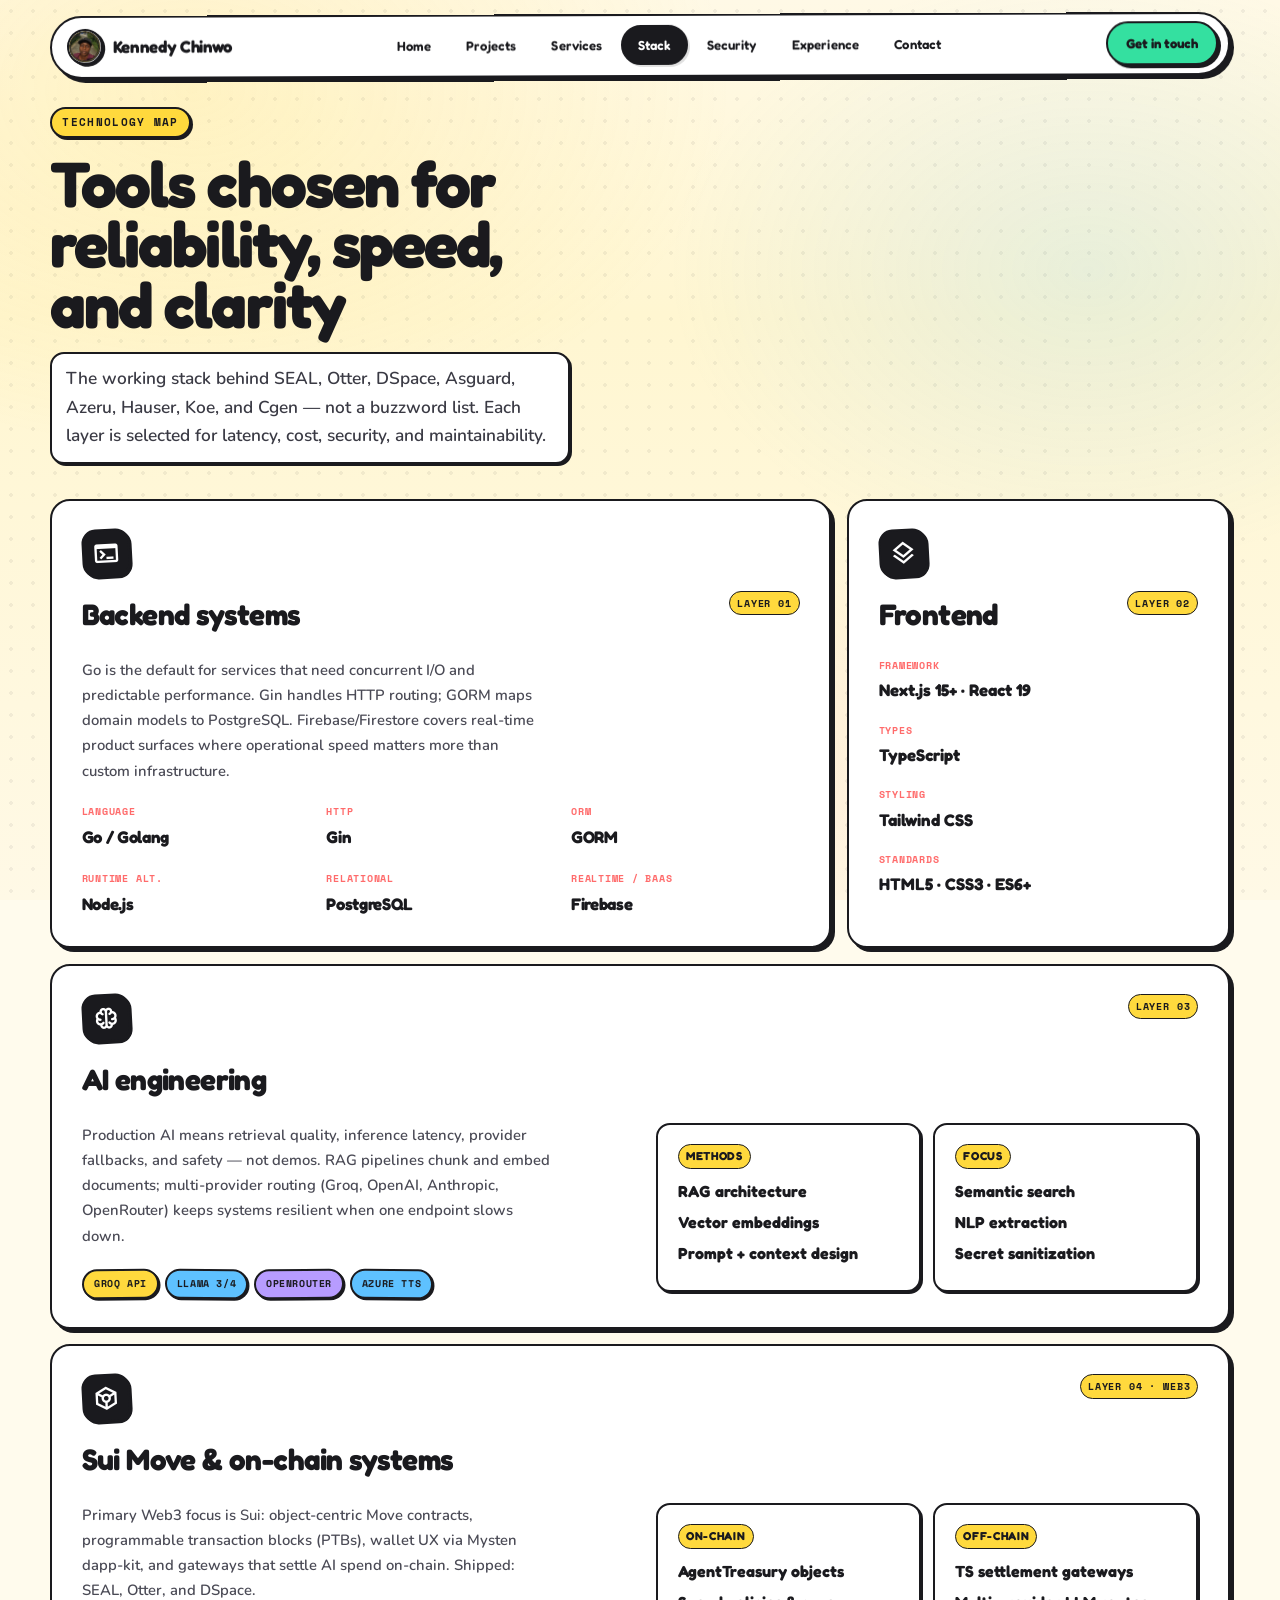
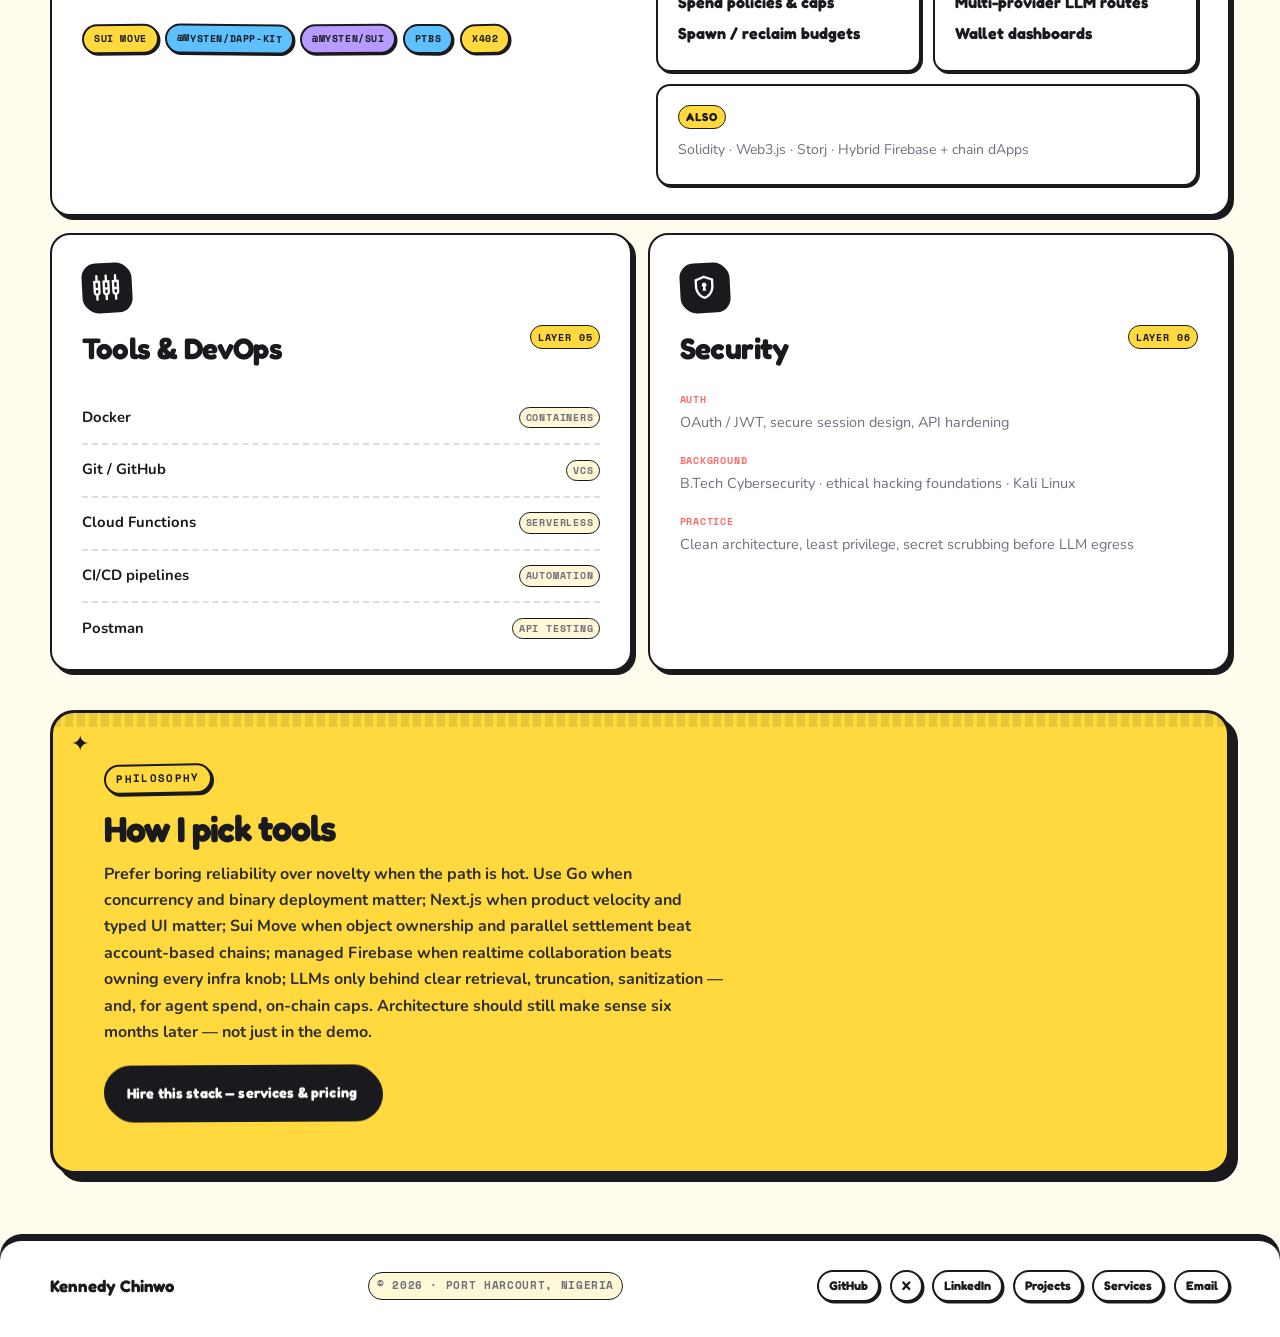
<file: stack.html>
<!DOCTYPE html>
<html lang="en">
<head>
  <meta charset="utf-8" />
  <meta name="viewport" content="width=device-width, initial-scale=1.0" />
  <title>Stack — Kennedy Azeru | Software Engineer and Security Researcher</title>
  <meta name="description" content="Kennedy Azeru's stack is language-agnostic: Go/Gin, Next.js 15, TypeScript, Python, RAG and vector search, Groq/Llama, Sui Move, Firebase, Docker and security hardening — chosen per problem, not per habit." />
  <meta name="author" content="Kennedy Azeru" />
  <meta name="robots" content="index, follow, max-image-preview:large" />
  <meta name="googlebot" content="index, follow, max-image-preview:large" />
  <meta name="theme-color" content="#FFF9E6" />
  <link rel="canonical" href="https://www.kennedyazeru.space/stack.html" />
  <meta property="og:type" content="website" />
  <meta property="og:title" content="Stack — Kennedy Azeru | Software Engineer and Security Researcher" />
  <meta property="og:description" content="Kennedy Azeru's stack is language-agnostic: Go/Gin, Next.js 15, TypeScript, Python, RAG and vector search, Groq/Llama, Sui Move, Firebase, Docker and security hardening — chosen per problem, not per habit." />
  <meta property="og:url" content="https://www.kennedyazeru.space/stack.html" />
  <meta property="og:image" content="https://www.kennedyazeru.space/favicon.png" />
  <meta property="og:image:alt" content="Kennedy Azeru — Portfolio" />
  <meta property="og:site_name" content="Kennedy Azeru" />
  <meta property="og:locale" content="en_NG" />
  <meta name="twitter:card" content="summary_large_image" />
  <meta name="twitter:title" content="Stack — Kennedy Azeru | Software Engineer and Security Researcher" />
  <meta name="twitter:description" content="Kennedy Azeru's stack is language-agnostic: Go/Gin, Next.js 15, TypeScript, Python, RAG and vector search, Groq/Llama, Sui Move, Firebase, Docker and security hardening — chosen per problem, not per habit." />
  <meta name="twitter:image" content="https://www.kennedyazeru.space/favicon.png" />
  <meta name="twitter:creator" content="@azeru548" />
  <link rel="icon" type="image/png" sizes="32x32" href="favicon-32.png" />
  <link rel="icon" type="image/png" sizes="48x48" href="favicon-48.png" />
  <link rel="icon" type="image/png" sizes="512x512" href="favicon.png" />
  <link rel="apple-touch-icon" sizes="180x180" href="favicon-180.png" />
  <link rel="preconnect" href="https://fonts.googleapis.com" />
  <link rel="preconnect" href="https://fonts.gstatic.com" crossorigin />
  <link href="https://fonts.googleapis.com/css2?family=Fredoka:wght@500;600;700&family=Nunito:wght@400;600;700;800&family=Space+Mono:wght@400;700&display=swap" rel="stylesheet" />
  <link href="https://fonts.googleapis.com/css2?family=Material+Symbols+Outlined:opsz,wght,FILL,GRAD@24,400,0,0" rel="stylesheet" />
  <link rel="stylesheet" href="assets/css/portfolio.css" />
  <style>
    .material-symbols-outlined { font-variation-settings: "FILL" 0, "wght" 400, "GRAD" 0, "opsz" 24; font-size: 1.75rem; line-height: 1; }
    .layer-grid {
      display: grid;
      grid-template-columns: repeat(12, 1fr);
      gap: 1rem;
    }
    .layer {
      padding: 1.75rem 1.85rem;
      grid-column: span 12;
    }
    .layer--wide { grid-column: span 8; }
    .layer--narrow { grid-column: span 4; }
    .layer--half { grid-column: span 6; }
    .layer__top {
      display: flex;
      align-items: flex-start;
      justify-content: space-between;
      gap: 1rem;
      margin-bottom: 1.25rem;
    }
    .layer__icon {
      width: 48px;
      height: 48px;
      border-radius: 14px;
      display: grid;
      place-items: center;
      background: var(--ink);
      color: #fff;
      margin-bottom: 0.85rem;
      border: 2.5px solid var(--ink);
      box-shadow: 2px 2px 0 var(--ink);
      transform: rotate(-3deg);
    }
    .layer h2 {
      font-family: var(--font-display);
      font-size: clamp(1.35rem, 2.5vw, 1.85rem);
      font-weight: 700;
      letter-spacing: -0.02em;
    }
    .layer__tag {
      font-family: var(--font-mono);
      font-size: 0.65rem;
      font-weight: 700;
      letter-spacing: 0.08em;
      text-transform: uppercase;
      color: var(--ink);
      background: var(--yellow);
      border: 1.5px solid var(--ink);
      padding: 3px 7px;
      border-radius: 999px;
      white-space: nowrap;
    }
    .layer p {
      color: #4A4A55;
      font-size: 0.925rem;
      line-height: 1.7;
      margin-bottom: 1.25rem;
      max-width: 52ch;
      font-weight: 600;
    }
    .kv {
      display: grid;
      grid-template-columns: repeat(3, 1fr);
      gap: 1.25rem 1rem;
    }
    .kv dt {
      font-family: var(--font-mono);
      font-size: 0.6rem;
      font-weight: 700;
      letter-spacing: 0.08em;
      text-transform: uppercase;
      color: var(--coral);
      margin-bottom: 0.3rem;
    }
    .kv dd {
      font-family: var(--font-display);
      font-size: 1.05rem;
      font-weight: 700;
      letter-spacing: -0.02em;
    }
    .kv-stack { display: flex; flex-direction: column; gap: 1.15rem; }
    .kv-stack dt {
      font-family: var(--font-mono);
      font-size: 0.6rem;
      font-weight: 700;
      letter-spacing: 0.08em;
      text-transform: uppercase;
      color: var(--coral);
      margin-bottom: 0.25rem;
    }
    .kv-stack dd {
      font-family: var(--font-display);
      font-size: 1.05rem;
      font-weight: 700;
    }
    .mini-grid {
      display: grid;
      grid-template-columns: 1fr 1fr;
      gap: 0.75rem;
    }
    .mini {
      padding: 1.15rem 1.25rem;
      border-radius: 14px;
      background: #fff;
      border: 2px solid var(--ink);
      box-shadow: 2px 2px 0 var(--ink);
    }
    .mini h4 {
      font-family: var(--font-display);
      font-size: 0.72rem;
      font-weight: 700;
      letter-spacing: 0.06em;
      text-transform: uppercase;
      color: var(--ink);
      margin-bottom: 0.55rem;
      background: var(--yellow);
      display: inline-block;
      padding: 2px 7px;
      border-radius: 999px;
      border: 1.5px solid var(--ink);
    }
    .mini p {
      font-family: var(--font-display);
      font-size: 1rem;
      font-weight: 700;
      color: var(--ink);
      margin: 0 0 0.25rem;
      max-width: none;
    }
    .row-list { display: flex; flex-direction: column; gap: 0; }
    .row-list li {
      display: flex;
      justify-content: space-between;
      align-items: center;
      padding: 0.85rem 0;
      border-bottom: 2px dashed rgba(26,26,30,0.14);
      font-size: 0.925rem;
      font-weight: 700;
      list-style: none;
    }
    .row-list li:last-child { border-bottom: none; padding-bottom: 0; }
    .row-list span {
      font-family: var(--font-mono);
      font-size: 0.6rem;
      font-weight: 700;
      letter-spacing: 0.08em;
      text-transform: uppercase;
      color: var(--muted);
      background: var(--surface-2);
      border: 1.5px solid var(--ink);
      padding: 2px 6px;
      border-radius: 999px;
    }
    @media (max-width: 900px) {
      .layer--wide, .layer--narrow, .layer--half { grid-column: span 12; }
      .kv { grid-template-columns: 1fr 1fr; }
    }
    @media (max-width: 520px) {
      .kv, .mini-grid { grid-template-columns: 1fr; }
    }
  </style>
  <script type="application/ld+json">
{
  "@context": "https://schema.org",
  "@type": "Person",
  "@id": "https://www.kennedyazeru.space/#person",
  "name": "Kennedy Azeru",
  "alternateName": "Kennedy Chinwo",
  "givenName": "Kennedy",
  "familyName": "Azeru",
  "jobTitle": [
    "Software Engineer",
    "Security Researcher"
  ],
  "description": "Software engineer and security researcher. Language-agnostic — ships web apps, backends, AI/RAG systems, and Solana & Sui dApps, and publishes malware analysis and reverse-engineering reports.",
  "url": "https://www.kennedyazeru.space/",
  "image": "https://www.kennedyazeru.space/IMG_0072.jpeg",
  "email": "mailto:chinwokennedy9@gmail.com",
  "telephone": "+2349137068463",
  "address": {
    "@type": "PostalAddress",
    "addressLocality": "Port Harcourt",
    "addressCountry": "NG"
  },
  "alumniOf": {
    "@type": "CollegeOrUniversity",
    "name": "Federal University of Technology, Owerri (FUTO)"
  },
  "knowsAbout": [
    "Go",
    "Gin",
    "PostgreSQL",
    "Next.js",
    "TypeScript",
    "RAG",
    "Vector Search",
    "LLM",
    "Sui Move",
    "Firebase",
    "Docker",
    "Cybersecurity",
    "Web3"
  ],
  "sameAs": [
    "https://github.com/Azeru548",
    "https://x.com/azeru548",
    "https://www.linkedin.com/in/kennedy-chinwo-068a9a284/"
  ],
  "knowsLanguage": [
    "en"
  ]
}
</script>
  <script type="application/ld+json">
{
  "@context": "https://schema.org",
  "@type": "BreadcrumbList",
  "itemListElement": [
    {
      "@type": "ListItem",
      "position": 1,
      "name": "Home",
      "item": "https://www.kennedyazeru.space/"
    },
    {
      "@type": "ListItem",
      "position": 2,
      "name": "Stack",
      "item": "https://www.kennedyazeru.space/stack.html"
    }
  ]
}
  </script>
  <link rel="sitemap" type="application/xml" title="Sitemap" href="https://www.kennedyazeru.space/sitemap.xml" />

  <!-- Guard: preview / non-canonical hosts -> noindex (keeps www.kennedyazeru.space as only indexable) -->
  <script>
    (function(){
      var host = location.hostname;
      var canonicalHosts = ['kennedyazeru.space','www.kennedyazeru.space'];
      if (canonicalHosts.indexOf(host) === -1 && host !== '' && host !== 'localhost' && host !== '127.0.0.1') {
        var m=document.querySelector('meta[name="robots"]');
        if(m) m.setAttribute('content','noindex, nofollow');
        else { m=document.createElement('meta'); m.name='robots'; m.content='noindex, nofollow'; document.head.appendChild(m); }
      }
      // Enforce non-www -> www canonical preference via hint (server 301 should handle, JS fallback)
      if (host === 'kennedyazeru.space') {
        var c=document.querySelector('link[rel="canonical"]');
        if(c) c.href='https://www.kennedyazeru.space' + location.pathname.replace(/index\.html$/,'').replace(/\.html$/,'.html');
      }
    })();
  </script>
</head>
<body>
  <header class="nav">
    <div class="nav__inner">
      <a href="index.html" class="nav__logo">
        <img class="nav__mark" src="favicon-32.png" alt="Kennedy Azeru" width="32" height="32" style="object-fit:cover; padding:0;" />
        Kennedy Chinwo
      </a>
      <nav class="nav__links" aria-label="Primary">
        <a href="index.html">Home</a>
        <a href="projects.html">Projects</a>
        <a href="index.html#services">Services</a>
        <a href="stack.html" class="is-active">Stack</a>
        <a href="index.html#security">Security</a>
        <a href="index.html#experience">Experience</a>
        <a href="index.html#contact">Contact</a>
      </nav>
      <a href="mailto:chinwokennedy9@gmail.com" class="nav__cta pressable">Get in touch</a>
      <button class="nav__menu-btn" type="button" aria-label="Open menu" aria-expanded="false">
        <span></span><span></span>
      </button>
    </div>
  </header>

  <main>
    <header class="page-hero">
      <div class="shell">
        <span class="eyebrow reveal">Technology map</span>
        <h1 class="display reveal reveal-d1">Tools chosen for reliability, speed, and clarity</h1>
        <p class="lead reveal reveal-d2">
          The working stack behind SEAL, Otter, DSpace, Asguard, Azeru, Hauser, Koe, and Cgen —
          not a buzzword list. Each layer is selected for latency, cost, security, and maintainability.
        </p>
      </div>
    </header>

    <section class="section--tight" style="padding-top:0;">
      <div class="shell">
        <div class="layer-grid">
          <!-- Backend -->
          <section class="card card--lift layer layer--wide reveal">
            <div class="layer__icon"><span class="material-symbols-outlined">terminal</span></div>
            <div class="layer__top">
              <h2>Backend systems</h2>
              <span class="layer__tag">Layer 01</span>
            </div>
            <p>
              Go is the default for services that need concurrent I/O and predictable performance.
              Gin handles HTTP routing; GORM maps domain models to PostgreSQL. Firebase/Firestore covers
              real-time product surfaces where operational speed matters more than custom infrastructure.
            </p>
            <dl class="kv">
              <div><dt>Language</dt><dd>Go / Golang</dd></div>
              <div><dt>HTTP</dt><dd>Gin</dd></div>
              <div><dt>ORM</dt><dd>GORM</dd></div>
              <div><dt>Runtime alt.</dt><dd>Node.js</dd></div>
              <div><dt>Relational</dt><dd>PostgreSQL</dd></div>
              <div><dt>Realtime / BaaS</dt><dd>Firebase</dd></div>
            </dl>
          </section>

          <!-- Frontend -->
          <section class="card card--lift layer layer--narrow reveal reveal-d1">
            <div class="layer__icon"><span class="material-symbols-outlined">layers</span></div>
            <div class="layer__top">
              <h2>Frontend</h2>
              <span class="layer__tag">Layer 02</span>
            </div>
            <dl class="kv-stack">
              <div><dt>Framework</dt><dd>Next.js 15+ · React 19</dd></div>
              <div><dt>Types</dt><dd>TypeScript</dd></div>
              <div><dt>Styling</dt><dd>Tailwind CSS</dd></div>
              <div><dt>Standards</dt><dd>HTML5 · CSS3 · ES6+</dd></div>
            </dl>
          </section>

          <!-- AI -->
          <section class="card card--lift layer reveal">
            <div class="layer__top">
              <div>
                <div class="layer__icon"><span class="material-symbols-outlined">neurology</span></div>
                <h2>AI engineering</h2>
              </div>
              <span class="layer__tag">Layer 03</span>
            </div>
            <div style="display:grid;grid-template-columns:1fr 1fr;gap:2rem;align-items:start;" class="ai-split">
              <div>
                <p>
                  Production AI means retrieval quality, inference latency, provider fallbacks, and safety —
                  not demos. RAG pipelines chunk and embed documents; multi-provider routing (Groq, OpenAI,
                  Anthropic, OpenRouter) keeps systems resilient when one endpoint slows down.
                </p>
                <div class="gap-chips">
                  <span class="chip">Groq API</span>
                  <span class="chip">Llama 3/4</span>
                  <span class="chip">OpenRouter</span>
                  <span class="chip">Azure TTS</span>
                </div>
              </div>
              <div class="mini-grid">
                <div class="mini">
                  <h4>Methods</h4>
                  <p>RAG architecture</p>
                  <p>Vector embeddings</p>
                  <p>Prompt + context design</p>
                </div>
                <div class="mini">
                  <h4>Focus</h4>
                  <p>Semantic search</p>
                  <p>NLP extraction</p>
                  <p>Secret sanitization</p>
                </div>
              </div>
            </div>
          </section>

          <!-- Web3 -->
          <section class="card card--lift layer reveal">
            <div class="layer__top">
              <div>
                <div class="layer__icon"><span class="material-symbols-outlined">token</span></div>
                <h2>Sui Move &amp; on-chain systems</h2>
              </div>
              <span class="layer__tag">Layer 04 · Web3</span>
            </div>
            <div style="display:grid;grid-template-columns:1fr 1fr;gap:2rem;align-items:start;" class="ai-split">
              <div>
                <p>
                  Primary Web3 focus is <strong style="color:var(--text);font-weight:500;">Sui</strong>:
                  object-centric Move contracts, programmable transaction blocks (PTBs), wallet UX via Mysten
                  dapp-kit, and gateways that settle AI spend on-chain. Shipped: SEAL, Otter, and DSpace.
                </p>
                <div class="gap-chips">
                  <span class="chip">Sui Move</span>
                  <span class="chip">@mysten/dapp-kit</span>
                  <span class="chip">@mysten/sui</span>
                  <span class="chip">PTBs</span>
                  <span class="chip">x402</span>
                </div>
              </div>
              <div class="mini-grid">
                <div class="mini">
                  <h4>On-chain</h4>
                  <p>AgentTreasury objects</p>
                  <p>Spend policies &amp; caps</p>
                  <p>Spawn / reclaim budgets</p>
                </div>
                <div class="mini">
                  <h4>Off-chain</h4>
                  <p>TS settlement gateways</p>
                  <p>Multi-provider LLM routes</p>
                  <p>Wallet dashboards</p>
                </div>
                <div class="mini" style="grid-column:1/-1;">
                  <h4>Also</h4>
                  <p style="font-family:var(--font-body);font-size:0.875rem;font-weight:400;color:var(--muted);">
                    Solidity · Web3.js · Storj · Hybrid Firebase + chain dApps
                  </p>
                </div>
              </div>
            </div>
          </section>

          <!-- DevOps -->
          <section class="card card--lift layer layer--half reveal">
            <div class="layer__icon"><span class="material-symbols-outlined">settings_input_component</span></div>
            <div class="layer__top">
              <h2>Tools &amp; DevOps</h2>
              <span class="layer__tag">Layer 05</span>
            </div>
            <ul class="row-list">
              <li>Docker <span>Containers</span></li>
              <li>Git / GitHub <span>VCS</span></li>
              <li>Cloud Functions <span>Serverless</span></li>
              <li>CI/CD pipelines <span>Automation</span></li>
              <li>Postman <span>API testing</span></li>
            </ul>
          </section>

          <!-- Security -->
          <section class="card card--lift layer layer--half reveal reveal-d1">
            <div class="layer__icon"><span class="material-symbols-outlined">encrypted</span></div>
            <div class="layer__top">
              <h2>Security</h2>
              <span class="layer__tag">Layer 06</span>
            </div>
            <dl class="kv-stack">
              <div>
                <dt>Auth</dt>
                <dd style="font-family:var(--font-body);font-size:0.9rem;font-weight:400;color:var(--muted);">OAuth / JWT, secure session design, API hardening</dd>
              </div>
              <div>
                <dt>Background</dt>
                <dd style="font-family:var(--font-body);font-size:0.9rem;font-weight:400;color:var(--muted);">B.Tech Cybersecurity · ethical hacking foundations · Kali Linux</dd>
              </div>
              <div>
                <dt>Practice</dt>
                <dd style="font-family:var(--font-body);font-size:0.9rem;font-weight:400;color:var(--muted);">Clean architecture, least privilege, secret scrubbing before LLM egress</dd>
              </div>
            </dl>
          </section>
        </div>

        <div class="contact-panel reveal" style="margin-top:2.5rem;text-align:left;">
          <span class="eyebrow">Philosophy</span>
          <h2 class="display" style="font-size:clamp(1.5rem,3vw,2.25rem);max-width:20ch;margin:0 0 1rem;">How I pick tools</h2>
          <p class="lead" style="max-width:62ch;margin:0;text-align:left;">
            Prefer boring reliability over novelty when the path is hot. Use Go when concurrency and binary
            deployment matter; Next.js when product velocity and typed UI matter; Sui Move when object ownership
            and parallel settlement beat account-based chains; managed Firebase when realtime collaboration
            beats owning every infra knob; LLMs only behind clear retrieval, truncation, sanitization — and,
            for agent spend, on-chain caps. Architecture should still make sense six months later — not just in the demo.
          </p>
          <div class="contact-actions" style="justify-content:flex-start;margin-top:1.25rem;">
            <a href="index.html#services" class="btn btn--primary pressable">Hire this stack — services & pricing</a>
          </div>
        </div>
      </div>
    </section>
  </main>

  <footer class="footer">
    <div class="shell footer__inner">
      <div class="footer__brand">Kennedy Chinwo</div>
      <p class="footer__copy">© 2026 · Port Harcourt, Nigeria</p>
      <div class="footer__links">
        <a href="https://github.com/Azeru548" target="_blank" rel="noopener">GitHub</a>
        <a href="https://x.com/azeru548" target="_blank" rel="noopener">X</a>
        <a href="https://www.linkedin.com/in/kennedy-chinwo-068a9a284/" target="_blank" rel="noopener">LinkedIn</a>
        <a href="projects.html">Projects</a>
        <a href="index.html#services">Services</a>
        <a href="mailto:chinwokennedy9@gmail.com">Email</a>
      </div>
    </div>
  </footer>

  <style>
    @media (max-width: 800px) {
      .ai-split { grid-template-columns: 1fr !important; }
    }
  </style>
  <script src="assets/js/portfolio.js"></script>
</body>
</html>
</file>
<file: assets/css/portfolio.css>
/* ─────────────────────────────────────────────────────────────
   Kennedy Chinwo — Cartoon Lab Theme
   Playful · chunky · bouncy · parallax
   Light paper with hand-drawn outlines
   ───────────────────────────────────────────────────────────── */

@import url('https://fonts.googleapis.com/css2?family=Fredoka:wght@500;600;700&family=Nunito:wght@400;600;700;800&family=Space+Mono:wght@400;700&display=swap');

:root {
  --bg: #FFFBED;
  --bg-warm: #FFF4C2;
  --surface: #FFFFFF;
  --surface-2: #FFF8D6;
  --surface-3: #FFEFD0;
  --ink: #1A1A1E;
  --ink-soft: #2E2E33;
  --muted: #6F6F7B;
  --faint: #9D9DA8;
  --border: #1A1A1E;
  --yellow: #FFD93D;
  --yellow-dark: #FFCC00;
  --coral: #FF6B6B;
  --blue: #5EC1FF;
  --blue-dark: #3AA3F0;
  --mint: #34E0A0;
  --lav: #B79CFF;
  --peach: #FF9A5C;
  --cream-dot: rgba(26, 26, 30, 0.06);
  --radius-sm: 14px;
  --radius: 20px;
  --radius-lg: 26px;
  --radius-xl: 32px;
  --font-display: "Fredoka", system-ui, sans-serif;
  --font-body: "Nunito", system-ui, sans-serif;
  --font-mono: "Space Mono", ui-monospace, monospace;
  --ease-spring: cubic-bezier(0.34, 1.56, 0.64, 1);
  --ease-out: cubic-bezier(0.22, 1, 0.36, 1);
  --ease-bounce: cubic-bezier(0.68, -0.55, 0.265, 1.55);
  --nav-h: 72px;
  --max: 1180px;
  --stroke: 2.5px;
  --shadow: 4px 4px 0 var(--ink);
  --shadow-lg: 6px 6px 0 var(--ink);
  --shadow-sm: 2px 2px 0 var(--ink);
}

*, *::before, *::after { box-sizing: border-box; margin: 0; padding: 0; }

html {
  scroll-behavior: smooth;
  -webkit-font-smoothing: antialiased;
}

@media (prefers-reduced-motion: reduce) {
  html { scroll-behavior: auto; }
  *, *::before, *::after { animation-duration: 0.01ms !important; transition-duration: 0.01ms !important; }
}

body {
  font-family: var(--font-body);
  background: var(--bg);
  color: var(--ink);
  line-height: 1.6;
  overflow-x: hidden;
  min-height: 100vh;
  position: relative;
}

/* Halftone paper texture + warm gradient */
body::before {
  content: "";
  position: fixed;
  inset: 0;
  pointer-events: none;
  z-index: -1;
  background:
    radial-gradient(circle, var(--cream-dot) 1.6px, transparent 1.7px),
    linear-gradient(180deg, #FFF9E6 0%, #FFF6D1 35%, #FFF9E6 100%);
  background-size: 22px 22px, 100% 100%;
  opacity: 1;
}
body::after {
  content: "";
  position: fixed;
  inset: 0;
  pointer-events: none;
  z-index: -1;
  background: radial-gradient(ellipse 900px 600px at 15% 10%, rgba(255,217,61,0.18), transparent 60%),
              radial-gradient(ellipse 700px 500px at 85% 30%, rgba(94,193,255,0.14), transparent 60%),
              radial-gradient(ellipse 600px 400px at 50% 85%, rgba(255,107,107,0.10), transparent 65%);
}

::selection { background: var(--yellow); color: var(--ink); }
a { color: inherit; text-decoration: none; }
img, video { max-width: 100%; display: block; }
button { font: inherit; border: none; background: none; cursor: pointer; color: inherit; }

/* ── Ambient cartoon blobs with parallax ── */
.ambient {
  position: fixed;
  inset: 0;
  pointer-events: none;
  z-index: 0;
  overflow: hidden;
}
.ambient__grid {
  position: absolute;
  inset: 0;
  background-image:
    linear-gradient(rgba(26,26,30,0.035) 1px, transparent 1px),
    linear-gradient(90deg, rgba(26,26,30,0.035) 1px, transparent 1px);
  background-size: 28px 28px;
  opacity: 0.45;
}
.ambient__orb {
  position: absolute;
  border-radius: 50%;
  border: 2.5px solid var(--ink);
  will-change: transform;
  transition: transform 0.15s linear;
}
.ambient__orb--1 {
  width: min(38vw, 420px);
  height: min(38vw, 420px);
  background: var(--yellow);
  top: -6%;
  left: -4%;
  transform: rotate(-6deg);
  box-shadow: 6px 6px 0 rgba(26,26,30,0.12);
  opacity: 0.95;
}
.ambient__orb--2 {
  width: min(30vw, 360px);
  height: min(30vw, 360px);
  background: var(--blue);
  top: 22%;
  right: -5%;
  border-radius: 38% 62% 55% 45% / 42% 38% 62% 58%;
  opacity: 0.9;
}
.ambient__orb--3 {
  width: min(26vw, 300px);
  height: min(26vw, 300px);
  background: var(--coral);
  bottom: 6%;
  left: 18%;
  border-radius: 55% 45% 42% 58% / 58% 55% 45% 42%;
  opacity: 0.85;
}
/* extra floating stickers via pseudo */
.ambient::after {
  content: "✦  ✢  ✦";
  position: absolute;
  top: 14%;
  left: 50%;
  font-size: 22px;
  letter-spacing: 0.6em;
  color: var(--ink);
  opacity: 0.12;
  transform: rotate(-8deg);
}

/* ── Scroll progress — chunky cartoon bar ── */
.scroll-rail {
  position: fixed;
  top: 0; left: 0; right: 0;
  height: 6px;
  z-index: 100;
  background: #fff;
  border-bottom: 2px solid var(--ink);
}
.scroll-rail__fill {
  height: 100%;
  width: 0%;
  background: repeating-linear-gradient(90deg, var(--yellow) 0 14px, var(--ink) 14px 16px, var(--mint) 16px 30px, var(--ink) 30px 32px);
  border-right: 2px solid var(--ink);
  transition: width 0.08s linear;
}

/* ── Side dots → playful pills ── */
.step-dots {
  position: fixed;
  right: 1.1rem;
  top: 50%;
  transform: translateY(-50%);
  z-index: 90;
  display: flex;
  flex-direction: column;
  gap: 0.55rem;
  padding: 0.7rem 0.55rem;
  background: #fff;
  border: 2.5px solid var(--ink);
  border-radius: 999px;
  box-shadow: var(--shadow-sm);
}
.step-dots a {
  width: 14px; height: 14px;
  border-radius: 50%;
  background: #fff;
  border: 2px solid var(--ink);
  transition: all 0.2s var(--ease-spring);
  position: relative;
}
.step-dots a.is-active {
  background: var(--yellow);
  transform: scale(1.25);
  box-shadow: 0 0 0 2px rgba(255,217,61,0.4);
}
.step-dots a:hover { background: var(--blue); transform: scale(1.15); }
.step-dots a[data-label]::after {
  content: attr(data-label);
  position: absolute;
  right: calc(100% + 14px);
  top: 50%;
  transform: translateY(-50%) translateX(4px) rotate(-1deg);
  font-family: var(--font-display);
  font-size: 11px;
  font-weight: 600;
  background: var(--ink);
  color: #fff;
  padding: 3px 8px;
  border-radius: 999px;
  white-space: nowrap;
  opacity: 0;
  pointer-events: none;
  transition: all 0.2s var(--ease-spring);
}
.step-dots a:hover::after { opacity: 1; transform: translateY(-50%) translateX(0) rotate(-1deg); }
@media (max-width: 900px) { .step-dots { display: none; } }

/* ── NAV — pill floating ── */
.nav {
  position: fixed;
  top: 14px; left: 0; right: 0;
  z-index: 80;
  display: flex;
  justify-content: center;
  pointer-events: none;
}
.nav__inner {
  pointer-events: auto;
  width: min(var(--max), calc(100% - 1.5rem));
  display: flex;
  align-items: center;
  justify-content: space-between;
  gap: 1rem;
  background: #fff;
  border: 2.5px solid var(--ink);
  border-radius: 999px;
  padding: 0.45rem 0.6rem 0.45rem 0.6rem;
  box-shadow: var(--shadow);
  transform: rotate(-0.2deg);
}
.nav.is-scrolled .nav__inner {
  box-shadow: 6px 6px 0 var(--ink);
  transform: rotate(0.1deg);
}
.nav__logo {
  font-family: var(--font-display);
  font-weight: 700;
  font-size: 1.05rem;
  letter-spacing: -0.02em;
  display: flex;
  align-items: center;
  gap: 0.6rem;
  padding-left: 0.35rem;
}
.nav__mark {
  width: 36px; height: 36px;
  border-radius: 50%;
  background: var(--yellow);
  display: grid;
  place-items: center;
  font-family: var(--font-display);
  font-weight: 700;
  font-size: 0.95rem;
  color: var(--ink);
  border: 2.5px solid var(--ink);
  box-shadow: 2px 2px 0 var(--ink);
  transform: rotate(-8deg);
}
img.nav__mark {
  display: block;
  object-fit: cover;
  padding: 0;
  background: #fff;
  overflow: hidden;
}
.nav__links { display: flex; align-items: center; gap: 0.15rem; }
.nav__links a {
  font-family: var(--font-display);
  font-weight: 600;
  font-size: 0.82rem;
  letter-spacing: 0.01em;
  color: var(--ink);
  padding: 0.48rem 0.9rem;
  border-radius: 999px;
  border: 2px solid transparent;
  transition: all 0.18s var(--ease-spring);
}
.nav__links a:hover {
  background: var(--surface-2);
  border-color: var(--ink);
  transform: translateY(-1px) rotate(-0.6deg);
}
.nav__links a.is-active {
  background: var(--ink);
  color: #fff;
  border-color: var(--ink);
  box-shadow: 2px 2px 0 rgba(0,0,0,0.12);
}
.nav__cta {
  display: inline-flex;
  align-items: center;
  gap: 0.4rem;
  font-family: var(--font-display);
  font-weight: 700;
  font-size: 0.82rem;
  color: var(--ink);
  background: var(--mint);
  padding: 0.6rem 1.15rem;
  border-radius: 999px;
  border: 2.5px solid var(--ink);
  box-shadow: 3px 3px 0 var(--ink);
  transition: all 0.18s var(--ease-spring);
}
.nav__cta:hover {
  transform: translate(-1px, -1px) rotate(-0.8deg);
  box-shadow: 5px 5px 0 var(--ink);
  background: var(--yellow);
}
.nav__cta:active { transform: translate(1px,1px); box-shadow: 1px 1px 0 var(--ink); }

.nav__menu-btn {
  display: none;
  width: 44px; height: 44px;
  border-radius: 50%;
  border: 2.5px solid var(--ink);
  background: #fff;
  align-items: center;
  justify-content: center;
  flex-direction: column;
  gap: 4px;
  box-shadow: 2px 2px 0 var(--ink);
}
.nav__menu-btn span { display:block; width: 16px; height: 2.5px; background: var(--ink); border-radius: 999px; transition: all 0.2s; }
@media (max-width: 860px) {
  .nav__links, .nav__cta { display: none; }
  .nav__menu-btn { display: flex; }
  .nav.is-open .nav__inner { border-radius: 22px; flex-wrap: wrap; }
  .nav.is-open .nav__links {
    display: flex;
    flex-direction: column;
    width: 100%;
    background: #fff;
    border-top: 2px dashed var(--ink);
    margin-top: 0.5rem;
    padding: 0.6rem 0;
    gap: 0.2rem;
  }
  .nav.is-open .nav__links a { width: 100%; text-align: center; }
}

/* ── Layout ── */
.shell {
  position: relative;
  z-index: 1;
  width: min(var(--max), calc(100% - 1.5rem));
  margin: 0 auto;
}
@media (min-width: 640px) { .shell { width: min(var(--max), calc(100% - 2.5rem)); } }
.section { padding: 4.5rem 0; position: relative; }
.section--tight { padding: 2.5rem 0; }

/* eyebrow — sticker */
.eyebrow {
  font-family: var(--font-mono);
  font-size: 0.68rem;
  font-weight: 700;
  letter-spacing: 0.12em;
  text-transform: uppercase;
  color: var(--ink);
  display: inline-flex;
  align-items: center;
  gap: 0.5rem;
  margin-bottom: 1rem;
  background: var(--yellow);
  border: 2px solid var(--ink);
  padding: 0.28rem 0.65rem;
  border-radius: 999px;
  box-shadow: 2px 2px 0 var(--ink);
  transform: rotate(-1deg);
}
.eyebrow::before { display: none; }

/* display */
.display {
  font-family: var(--font-display);
  font-weight: 700;
  letter-spacing: -0.03em;
  line-height: 0.95;
  color: var(--ink);
}
.display .accent { color: var(--coral); position: relative; }
.display .accent::after {
  content: "";
  position: absolute;
  left: -2%; right: -2%; bottom: 0.08em;
  height: 0.38em;
  background: rgba(255,217,61,0.55);
  z-index: -1;
  transform: rotate(-1deg);
  border-radius: 2px;
}
.lead {
  font-size: 1.08rem;
  color: #3A3A44;
  line-height: 1.65;
  font-weight: 600;
}
.muted { color: var(--muted); }

/* ── Reveal — bouncy ── */
.reveal {
  opacity: 0;
  transform: translateY(18px) scale(0.98) rotate(0.4deg);
  transition: opacity 0.7s var(--ease-spring), transform 0.7s var(--ease-spring);
}
.reveal.is-in {
  opacity: 1;
  transform: none;
}
.reveal-d1 { transition-delay: 0.06s; }
.reveal-d2 { transition-delay: 0.12s; }
.reveal-d3 { transition-delay: 0.18s; }
.reveal-d4 { transition-delay: 0.24s; }
.reveal-d5 { transition-delay: 0.30s; }

/* ── Buttons — chunky ── */
.btn {
  display: inline-flex;
  align-items: center;
  justify-content: center;
  gap: 0.5rem;
  font-family: var(--font-display);
  font-weight: 700;
  font-size: 0.9rem;
  letter-spacing: 0.01em;
  padding: 0.85rem 1.3rem;
  border-radius: 999px;
  border: 2.5px solid var(--ink);
  transition: all 0.18s var(--ease-spring);
  will-change: transform;
  box-shadow: 3px 3px 0 var(--ink);
  transform: rotate(-0.3deg);
}
.btn:active { transform: translate(2px,2px) scale(0.98) !important; box-shadow: 1px 1px 0 var(--ink) !important; }
.btn--primary {
  background: var(--ink);
  color: #fff;
  border-color: var(--ink);
}
.btn--primary:hover {
  background: var(--yellow);
  color: var(--ink);
  transform: translate(-2px, -2px) rotate(0.6deg);
  box-shadow: 5px 5px 0 var(--ink);
}
.btn--ghost {
  background: #fff;
  color: var(--ink);
}
.btn--ghost:hover {
  background: var(--blue);
  color: var(--ink);
  transform: translate(-2px, -2px) rotate(-0.6deg);
  box-shadow: 5px 5px 0 var(--ink);
}
.btn--link {
  background: #fff;
  color: var(--ink);
  padding: 0.55rem 1rem;
  font-size: 0.82rem;
  box-shadow: 2px 2px 0 var(--ink);
}
.btn--link:hover { background: var(--yellow); transform: translate(-1px,-1px) rotate(0.4deg); box-shadow: 3px 3px 0 var(--ink); }
.btn svg { width: 16px; height: 16px; transition: transform 0.25s var(--ease-spring); }
.btn:hover svg { transform: translateX(3px) rotate(4deg); }

/* ── Cards — cartoon panel ── */
.card {
  background: #fff;
  border: 2.5px solid var(--ink);
  border-radius: var(--radius);
  box-shadow: var(--shadow);
  transition: all 0.22s var(--ease-spring);
  position: relative;
  overflow: hidden;
}
.card::before {
  content: "";
  position: absolute;
  inset: 0;
  background: radial-gradient(circle, rgba(26,26,30,0.03) 1.2px, transparent 1.3px);
  background-size: 14px 14px;
  opacity: 0;
  pointer-events: none;
  transition: opacity 0.2s;
}
.card:hover {
  transform: translate(-3px, -3px) rotate(-0.35deg);
  box-shadow: 7px 7px 0 var(--ink);
  border-color: var(--ink);
}
.card:hover::before { opacity: 1; }
.card--lift:hover { transform: translate(-4px, -4px) rotate(-0.6deg); }
.card--tilt { transform-style: preserve-3d; }

/* chips — stickers */
.chip {
  display: inline-flex;
  align-items: center;
  font-family: var(--font-mono);
  font-size: 0.62rem;
  font-weight: 700;
  letter-spacing: 0.06em;
  text-transform: uppercase;
  padding: 0.32rem 0.62rem;
  border-radius: 999px;
  background: var(--yellow);
  color: var(--ink);
  border: 2px solid var(--ink);
  box-shadow: 1.5px 1.5px 0 var(--ink);
  transform: rotate(-0.8deg);
}
.chip--neutral {
  background: #fff;
  color: var(--ink);
  transform: rotate(0.4deg);
}
.chip--teal {
  background: var(--mint);
  color: var(--ink);
  border-color: var(--ink);
}
.chip:nth-child(2n) { transform: rotate(0.7deg); background: var(--blue); color: var(--ink); }
.chip:nth-child(3n) { transform: rotate(-0.5deg); background: var(--lav); color: var(--ink); }

/* Live badge — pulsing dot inside sticker */
.live-dot {
  width: 10px; height: 10px;
  border-radius: 50%;
  background: var(--mint);
  border: 2px solid var(--ink);
  box-shadow: 1px 1px 0 var(--ink);
  animation: bop 1.2s var(--ease-spring) infinite;
}
@keyframes bop { 0%,100% { transform: scale(1); } 50% { transform: scale(1.18); } }

/* ── Hero ── */
.hero {
  min-height: 100vh;
  min-height: 100dvh;
  display: flex;
  align-items: center;
  padding: calc(var(--nav-h) + 2.2rem) 0 3rem;
  position: relative;
}
.hero__grid {
  display: grid;
  grid-template-columns: 1.12fr 0.88fr;
  gap: 2.8rem;
  align-items: center;
}
@media (max-width: 960px) { .hero__grid { grid-template-columns: 1fr; gap: 2.2rem; } }
.hero__badge {
  display: inline-flex;
  align-items: center;
  gap: 0.55rem;
  padding: 0.5rem 0.9rem;
  border-radius: 999px;
  background: #fff;
  border: 2.5px solid var(--ink);
  font-family: var(--font-display);
  font-weight: 700;
  font-size: 0.78rem;
  color: var(--ink);
  margin-bottom: 1.2rem;
  box-shadow: 3px 3px 0 var(--ink);
  transform: rotate(-1.2deg);
}
.hero h1 {
  font-size: clamp(2.6rem, 5.6vw, 4.4rem);
  margin-bottom: 1.15rem;
  transform: rotate(-0.4deg);
}
.hero h1 .line { display: block; }
.hero__actions { display: flex; flex-wrap: wrap; gap: 0.8rem; margin-top: 1.6rem; }
.hero__meta {
  display: flex;
  flex-wrap: wrap;
  gap: 1rem;
  margin-top: 1.8rem;
  padding-top: 1.2rem;
  border-top: 2.5px dashed rgba(26,26,30,0.18);
}
.hero__meta div {
  background: #fff;
  border: 2px solid var(--ink);
  border-radius: 14px;
  padding: 0.7rem 0.9rem;
  box-shadow: 2px 2px 0 var(--ink);
  min-width: 128px;
}
.hero__meta div:nth-child(1) { transform: rotate(-0.9deg); }
.hero__meta div:nth-child(2) { transform: rotate(0.7deg); background: var(--surface-2); }
.hero__meta div:nth-child(3) { transform: rotate(-0.5deg); }
.hero__meta dt {
  font-family: var(--font-mono);
  font-size: 0.62rem;
  font-weight: 700;
  letter-spacing: 0.1em;
  text-transform: uppercase;
  color: var(--faint);
  margin-bottom: 0.15rem;
}
.hero__meta dd { font-family: var(--font-display); font-weight: 700; font-size: 0.92rem; color: var(--ink); }

/* ── Portrait — retained, cartoon framed ── */
.portrait-stack {
  position: relative;
  max-width: 420px;
  margin: 0 auto;
  transform: rotate(-0.6deg);
}
.portrait-stack__frame {
  position: relative;
  border-radius: 24px;
  overflow: hidden;
  aspect-ratio: 4 / 5;
  border: 3px solid var(--ink);
  background: #fff;
  box-shadow: 8px 8px 0 var(--ink);
  transform: rotate(1.1deg);
  transition: transform 0.35s var(--ease-spring);
}
.portrait-stack:hover .portrait-stack__frame { transform: rotate(0.2deg) scale(1.01); }
.portrait-stack__frame img {
  width: 100%; height: 100%;
  object-fit: cover;
  transition: transform 0.9s var(--ease-out);
  filter: saturate(1.05) contrast(1.02);
}
.portrait-stack:hover .portrait-stack__frame img { transform: scale(1.04); }
.portrait-stack__glow {
  position: absolute;
  inset: 14px -12px -12px 14px;
  background: var(--yellow);
  border: 2.5px solid var(--ink);
  border-radius: 24px;
  z-index: -1;
  transform: rotate(-2.2deg);
  box-shadow: 4px 4px 0 var(--ink);
}
/* doodle around portrait */
.portrait-stack::before {
  content: "✦";
  position: absolute;
  top: -14px; left: -10px;
  font-size: 28px;
  color: var(--coral);
  transform: rotate(-12deg);
  z-index: 2;
  filter: drop-shadow(1px 1px 0 var(--ink));
  animation: wiggle 2.2s ease-in-out infinite;
}
.portrait-stack::after {
  content: "↗";
  position: absolute;
  bottom: 22px; right: -12px;
  width: 38px; height: 38px;
  display: grid; place-items: center;
  background: var(--blue);
  border: 2.5px solid var(--ink);
  border-radius: 50%;
  font-size: 18px;
  box-shadow: 2px 2px 0 var(--ink);
  transform: rotate(12deg);
}
.portrait-stack__float {
  position: absolute;
  background: #fff;
  border: 2.5px solid var(--ink);
  border-radius: 16px;
  padding: 0.75rem 0.95rem;
  box-shadow: 4px 4px 0 var(--ink);
  max-width: 210px;
  animation: float-cartoon 3.8s ease-in-out infinite;
}
.portrait-stack__float--bl {
  bottom: 1.0rem;
  left: -1.1rem;
  transform: rotate(-1.4deg);
  animation-delay: -1s;
}
.portrait-stack__float--tr {
  top: 1.2rem;
  right: -0.8rem;
  transform: rotate(1.2deg);
  animation-delay: -2s;
  max-width: 160px;
}
.portrait-stack__float small {
  font-family: var(--font-mono);
  font-size: 0.6rem;
  font-weight: 700;
  letter-spacing: 0.08em;
  text-transform: uppercase;
  color: var(--coral);
  display: block;
  margin-bottom: 0.2rem;
}
.portrait-stack__float p {
  font-family: var(--font-display);
  font-weight: 700;
  font-size: 0.82rem;
  line-height: 1.35;
  color: var(--ink);
}
@keyframes float-cartoon { 0%,100% { transform: translateY(0) rotate(var(--r, -1.2deg)); } 50% { transform: translateY(-8px) rotate(var(--r, -1.2deg)); } }
@keyframes wiggle { 0%,100% { transform: rotate(-12deg); } 50% { transform: rotate(6deg) scale(1.08); } }
@media (max-width: 960px) {
  .portrait-stack__float--bl { left: 0.4rem; }
  .portrait-stack__float--tr { right: 0.4rem; }
}

/* ── Metrics — sticker strip ── */
.metrics {
  display: grid;
  grid-template-columns: repeat(4, 1fr);
  gap: 0.9rem;
}
.metrics__item {
  background: #fff;
  border: 2.5px solid var(--ink);
  border-radius: 18px;
  padding: 1.4rem 1.25rem;
  box-shadow: var(--shadow);
  transform: rotate(var(--rot, -0.4deg));
  transition: transform 0.22s var(--ease-spring);
  position: relative;
  overflow: hidden;
}
.metrics__item:nth-child(1) { --rot: -0.8deg; background: var(--yellow); }
.metrics__item:nth-child(2) { --rot: 0.6deg; background: var(--blue); }
.metrics__item:nth-child(3) { --rot: -0.5deg; background: var(--mint); }
.metrics__item:nth-child(4) { --rot: 0.9deg; background: var(--lav); }
.metrics__item:hover { transform: translate(-2px,-2px) rotate(0deg) scale(1.02); box-shadow: 6px 6px 0 var(--ink); }
.metrics__item::after {
  content: "";
  position: absolute;
  top: -10px; right: -10px;
  width: 36px; height: 36px;
  background: rgba(255,255,255,0.55);
  border-radius: 50%;
  border: 1.5px dashed rgba(26,26,30,0.18);
}
.metrics__value {
  font-family: var(--font-display);
  font-size: clamp(1.45rem, 2.6vw, 1.95rem);
  font-weight: 700;
  letter-spacing: -0.03em;
  color: var(--ink);
  margin-bottom: 0.2rem;
}
.metrics__label {
  font-family: var(--font-mono);
  font-size: 0.64rem;
  font-weight: 700;
  letter-spacing: 0.08em;
  text-transform: uppercase;
  color: rgba(26,26,30,0.72);
}
@media (max-width: 700px) { .metrics { grid-template-columns: 1fr 1fr; } }

/* ── Section head ── */
.section-head {
  display: flex;
  flex-wrap: wrap;
  align-items: end;
  justify-content: space-between;
  gap: 1.2rem;
  margin-bottom: 2rem;
}
.section-head h2 {
  font-size: clamp(1.9rem, 3.6vw, 2.85rem);
  max-width: 16ch;
  transform: rotate(-0.3deg);
}
.section-head .aside {
  max-width: 30ch;
  font-size: 0.95rem;
  color: #4A4A55;
  line-height: 1.6;
  font-weight: 600;
  background: #fff;
  border: 2px solid var(--ink);
  border-radius: 14px;
  padding: 0.7rem 0.9rem;
  box-shadow: 2px 2px 0 var(--ink);
  transform: rotate(0.5deg);
}

/* ── Cap grid ── */
.cap-grid {
  display: grid;
  grid-template-columns: repeat(3, 1fr);
  gap: 1rem;
}
@media (max-width: 900px) { .cap-grid { grid-template-columns: 1fr 1fr; } }
@media (max-width: 560px) { .cap-grid { grid-template-columns: 1fr; } }
.cap-card {
  padding: 1.45rem 1.35rem 1.3rem;
  min-height: 210px;
  display: flex;
  flex-direction: column;
  border-radius: 22px;
}
.cap-card:nth-child(1) { background: #fff; }
.cap-card:nth-child(2) { background: var(--surface-2); }
.cap-card:nth-child(3) { background: #FFF0F0; }
.cap-card:nth-child(4) { background: #EFF6FF; }
.cap-card:nth-child(5) { background: #F0FFF4; }
.cap-card:nth-child(6) { background: #FFF6E6; }
.cap-card__icon {
  width: 48px; height: 48px;
  border-radius: 14px;
  display: grid;
  place-items: center;
  background: var(--ink);
  color: #fff;
  margin-bottom: 1rem;
  font-size: 1.35rem;
  border: 2.5px solid var(--ink);
  box-shadow: 2px 2px 0 var(--ink);
  transform: rotate(-4deg);
}
.cap-card:nth-child(2) .cap-card__icon { background: var(--yellow); color: var(--ink); transform: rotate(3deg); }
.cap-card:nth-child(3) .cap-card__icon { background: var(--coral); transform: rotate(-2deg); }
.cap-card:nth-child(4) .cap-card__icon { background: var(--blue); transform: rotate(2deg); }
.cap-card:nth-child(5) .cap-card__icon { background: var(--mint); color: var(--ink); transform: rotate(-3deg); }
.cap-card:nth-child(6) .cap-card__icon { background: var(--lav); transform: rotate(4deg); }
.cap-card h3 {
  font-family: var(--font-display);
  font-size: 1.18rem;
  font-weight: 700;
  letter-spacing: -0.02em;
  margin-bottom: 0.5rem;
}
.cap-card p { font-size: 0.9rem; color: #4A4A55; line-height: 1.6; flex: 1; font-weight: 600; }

/* ── Divider label — wavy ── */
.div-label {
  display: flex;
  align-items: center;
  gap: 0.85rem;
  margin: 2.2rem 0 1.2rem;
}
.div-label span {
  font-family: var(--font-display);
  font-size: 0.82rem;
  font-weight: 700;
  letter-spacing: 0.06em;
  text-transform: uppercase;
  color: var(--ink);
  background: #fff;
  border: 2px solid var(--ink);
  padding: 0.3rem 0.7rem;
  border-radius: 999px;
  box-shadow: 2px 2px 0 var(--ink);
  transform: rotate(-0.7deg);
}
.div-label::after {
  content: "";
  flex: 1;
  height: 3px;
  background: repeating-linear-gradient(90deg, var(--ink) 0 10px, transparent 10px 14px);
  border-radius: 999px;
  opacity: 0.9;
}

/* ── Services & pricing ── */
.svc-grid { display: grid; grid-template-columns: 1fr 1fr; gap: 1rem; align-items: stretch; }
.svc { padding: 1.75rem 1.85rem; display: flex; flex-direction: column; height: 100%; min-width: 0; }
.svc__top { display: flex; align-items: flex-start; justify-content: space-between; gap: 1rem; margin-bottom: 1rem; }
.svc__icon { width: 48px; height: 48px; border-radius: 14px; display: grid; place-items: center; background: var(--ink); color: #fff; border: 2.5px solid var(--ink); box-shadow: 2px 2px 0 var(--ink); transform: rotate(-3deg); margin-bottom: 0.85rem; }
.svc__icon .material-symbols-outlined { font-size: 1.75rem; }
.svc h2, .svc h3 {
  font-family: var(--font-display);
  font-size: clamp(1.3rem, 2.4vw, 1.7rem);
  font-weight: 700;
  letter-spacing: -0.02em;
}
.svc__tag { font-family: var(--font-mono); font-size: 0.62rem; font-weight: 700; letter-spacing: 0.08em; text-transform: uppercase; background: var(--yellow); border: 1.5px solid var(--ink); padding: 3px 8px; border-radius: 999px; white-space: nowrap; }
.svc p.desc { color: #4A4A55; font-size: 0.93rem; line-height: 1.7; font-weight: 600; margin-bottom: 1rem; }
.svc ul.incl { list-style: none; display: flex; flex-direction: column; gap: 0.45rem; margin-bottom: 1.1rem; }
.svc ul.incl li { display: flex; gap: 0.55rem; font-size: 0.9rem; font-weight: 700; color: var(--ink-soft); line-height: 1.55; }
.svc ul.incl li::before { content: "·"; color: var(--coral); font-weight: 800; font-size: 1.3rem; line-height: 1.2; }
.price-row { display: flex; align-items: baseline; gap: 0.7rem; flex-wrap: wrap; margin-top: auto; padding-top: 1rem; border-top: 2px dashed rgba(26,26,30,0.14); }
.price { font-family: var(--font-display); font-size: 1.5rem; font-weight: 700; letter-spacing: -0.02em; }
.price small { font-family: var(--font-mono); font-size: 0.65rem; font-weight: 700; text-transform: uppercase; letter-spacing: 0.08em; color: var(--muted); display: block; }
.price-ngn { font-family: var(--font-display); font-size: 1rem; font-weight: 700; background: var(--surface-2); border: 1.5px solid var(--ink); border-radius: 999px; padding: 2px 10px; }
.meta-row { display: flex; gap: 0.5rem; flex-wrap: wrap; margin-top: 0.8rem; }
.meta-row span { font-family: var(--font-mono); font-size: 0.62rem; font-weight: 700; text-transform: uppercase; letter-spacing: 0.06em; background: #fff; border: 1.5px solid var(--ink); border-radius: 999px; padding: 3px 9px; }
.model-grid { display: grid; grid-template-columns: repeat(3, 1fr); gap: 1rem; }
.model { padding: 1.5rem 1.6rem; }
.model h3 { font-family: var(--font-display); font-size: 1.15rem; font-weight: 700; margin-bottom: 0.5rem; }
.model p { font-size: 0.9rem; font-weight: 600; color: #4A4A55; line-height: 1.65; margin-bottom: 0.9rem; }
.svc-steps { display: grid; grid-template-columns: repeat(4, 1fr); gap: 1rem; }
.svc-step { padding: 1.4rem 1.4rem; }
.svc-step__n { font-family: var(--font-display); font-size: 1.8rem; font-weight: 700; color: var(--coral); }
.svc-step h3 { font-family: var(--font-display); font-size: 1.05rem; margin: 0.3rem 0 0.5rem; }
.svc-step p { font-size: 0.88rem; font-weight: 600; color: #4A4A55; line-height: 1.65; }
.faq { display: flex; flex-direction: column; gap: 0.75rem; }
.faq details { background: #fff; border: 2.5px solid var(--ink); border-radius: 16px; box-shadow: 3px 3px 0 var(--ink); padding: 1rem 1.25rem; }
.faq summary { font-family: var(--font-display); font-weight: 700; font-size: 1rem; cursor: pointer; list-style: none; display: flex; justify-content: space-between; align-items: center; gap: 1rem; }
.faq summary::-webkit-details-marker { display: none; }
.faq summary::after { content: "+"; font-family: var(--font-display); font-size: 1.4rem; color: var(--coral); }
.faq details[open] summary::after { content: "–"; }
.faq details p { margin-top: 0.7rem; font-size: 0.92rem; font-weight: 600; color: #4A4A55; line-height: 1.7; }
.note { font-size: 0.82rem; font-weight: 600; color: var(--muted); line-height: 1.7; }
.line-intro { max-width: 62ch; font-size: 0.95rem; font-weight: 600; color: #4A4A55; line-height: 1.7; margin: 0 0 1.1rem; }
.svc-includes { padding: 1.5rem 1.7rem; margin-top: 1rem; }
.svc-includes h3 { font-family: var(--font-display); font-size: 1.15rem; font-weight: 700; margin-bottom: 0.85rem; }
.incl-grid { list-style: none; display: grid; grid-template-columns: 1fr 1fr; gap: 0.45rem 1.2rem; margin-bottom: 0.9rem; }
.incl-grid li { display: flex; gap: 0.55rem; font-size: 0.9rem; font-weight: 700; color: var(--ink-soft); line-height: 1.55; }
.incl-grid li::before { content: "·"; color: var(--coral); font-weight: 800; font-size: 1.3rem; line-height: 1.2; }
@media (max-width: 900px) {
  .svc-grid { grid-template-columns: 1fr; }
  .model-grid { grid-template-columns: 1fr; }
  .svc-steps { grid-template-columns: 1fr 1fr; }
  .incl-grid { grid-template-columns: 1fr; }
}
@media (max-width: 560px) { .svc-steps { grid-template-columns: 1fr; } }

/* ── Project rows ── */
.proj-row {
  display: grid;
  grid-template-columns: repeat(3, 1fr);
  gap: 1rem;
  margin-bottom: 1rem;
}
@media (max-width: 860px) { .proj-row { grid-template-columns: 1fr; } }
.proj-mini {
  padding: 1.35rem 1.3rem 1.15rem;
  display: flex;
  flex-direction: column;
  min-height: 268px;
  color: inherit;
  border-radius: 22px;
}
.proj-mini:nth-child(1) { background: #fff; }
.proj-mini:nth-child(2) { background: var(--surface-2); }
.proj-mini:nth-child(3) { background: #EFF6FF; }
.proj-mini h3 {
  font-family: var(--font-display);
  font-size: 1.55rem;
  font-weight: 700;
  letter-spacing: -0.02em;
  margin: 0.6rem 0 0.55rem;
  transition: transform 0.2s var(--ease-spring);
}
.proj-mini:hover h3 { transform: rotate(-0.6deg) scale(1.02); }
.proj-mini p { font-size: 0.9rem; color: #4A4A55; line-height: 1.6; flex: 1; margin-bottom: 0.9rem; font-weight: 600; }
.proj-mini__tags { display: flex; flex-wrap: wrap; gap: 0.35rem; margin-bottom: 0.9rem; }

.proj-feature {
  display: grid;
  grid-template-columns: 1fr 1.15fr;
  gap: 0;
  margin-bottom: 1rem;
  color: inherit;
  min-height: 300px;
  border-radius: 24px;
  overflow: hidden;
  background: #fff;
}
.proj-feature--flip { direction: rtl; }
.proj-feature--flip > * { direction: ltr; }
.proj-feature__media {
  position: relative;
  overflow: hidden;
  background: var(--surface-2);
  min-height: 220px;
  border-right: 2.5px solid var(--ink);
}
.proj-feature--flip .proj-feature__media { border-right: none; border-left: 2.5px solid var(--ink); }
.proj-feature__media video, .proj-feature__media img {
  width: 100%; height: 100%;
  object-fit: cover;
  transition: transform 0.7s var(--ease-spring);
}
.proj-feature:hover .proj-feature__media video,
.proj-feature:hover .proj-feature__media img { transform: scale(1.04) rotate(0.4deg); }
.proj-feature__body {
  padding: 2rem 1.9rem;
  display: flex;
  flex-direction: column;
  justify-content: center;
  background: #fff;
}
.proj-feature__body h3 {
  font-family: var(--font-display);
  font-size: clamp(1.55rem, 2.6vw, 2.05rem);
  font-weight: 700;
  letter-spacing: -0.02em;
  margin: 0.55rem 0 0.7rem;
}
.proj-feature__body p { color: #4A4A55; font-size: 0.95rem; line-height: 1.6; margin-bottom: 1.1rem; font-weight: 600; }
@media (max-width: 800px) {
  .proj-feature, .proj-feature--flip { grid-template-columns: 1fr; direction: ltr; }
  .proj-feature__media { aspect-ratio: 16 / 10; border-right: none; border-bottom: 2.5px solid var(--ink); }
  .proj-feature--flip .proj-feature__media { border-left: none; }
}

/* Experience */
.exp-grid { display: grid; grid-template-columns: 1fr 1fr; gap: 1.2rem; }
@media (max-width: 860px) { .exp-grid { grid-template-columns: 1fr; } }
.timeline {
  position: relative;
  padding-left: 1.25rem;
  margin-top: 0.5rem;
}
.timeline::before {
  content: "";
  position: absolute;
  left: 0; top: 0.4rem; bottom: 0.4rem;
  width: 4px;
  background: var(--ink);
  border-radius: 999px;
}
.timeline__item {
  position: relative;
  padding: 1rem 1.1rem;
  margin-bottom: 1rem;
  background: #fff;
  border: 2.5px solid var(--ink);
  border-radius: 16px;
  box-shadow: 3px 3px 0 var(--ink);
}
.timeline__item:nth-child(2) { background: var(--surface-2); transform: rotate(0.3deg); }
.timeline__item::before {
  content: "";
  position: absolute;
  left: -1.35rem;
  top: 1.15rem;
  width: 14px; height: 14px;
  border-radius: 50%;
  background: var(--yellow);
  border: 2.5px solid var(--ink);
  box-shadow: 1px 1px 0 var(--ink);
}
.timeline__item time {
  font-family: var(--font-mono);
  font-size: 0.65rem;
  font-weight: 700;
  letter-spacing: 0.08em;
  text-transform: uppercase;
  color: var(--coral);
  background: #fff;
  border: 1.5px solid var(--ink);
  padding: 2px 6px;
  border-radius: 999px;
}
.timeline__item h3 { font-family: var(--font-display); font-size: 1.15rem; font-weight: 700; margin: 0.45rem 0 0.15rem; }
.timeline__item .org { color: var(--blue-dark); font-weight: 700; font-size: 0.88rem; margin-bottom: 0.6rem; }
.timeline__item ul { list-style: none; display: flex; flex-direction: column; gap: 0.4rem; }
.timeline__item li {
  font-size: 0.875rem;
  color: #4A4A55;
  padding-left: 1rem;
  position: relative;
  line-height: 1.5;
  font-weight: 600;
}
.timeline__item li::before {
  content: "→";
  position: absolute;
  left: 0; top: 0;
  font-weight: 800;
  color: var(--ink);
}

.stack-tiles { display: grid; grid-template-columns: 1fr 1fr; gap: 0.9rem; }
.stack-tile {
  padding: 1.15rem 1.2rem;
  border-radius: 18px;
  background: #fff;
}
.stack-tile:nth-child(1) { background: #FFF7AE; }
.stack-tile:nth-child(2) { background: #D6EAFF; }
.stack-tile:nth-child(3) { background: #FFD6D6; }
.stack-tile:nth-child(4) { background: #D1FFE6; }
.stack-tile:nth-child(5) { background: #E9DDFF; }
.stack-tile h4 {
  font-family: var(--font-display);
  font-size: 0.85rem;
  font-weight: 700;
  letter-spacing: 0.02em;
  text-transform: uppercase;
  color: var(--ink);
  margin-bottom: 0.6rem;
  display: inline-block;
  background: #fff;
  border: 1.5px solid var(--ink);
  padding: 2px 7px;
  border-radius: 999px;
  box-shadow: 1.5px 1.5px 0 var(--ink);
}
.stack-tile ul { list-style: none; display: flex; flex-direction: column; gap: 0.3rem; }
.stack-tile li { font-size: 0.86rem; color: var(--ink); font-weight: 700; }

/* Contact — sticky note */
.contact-panel {
  position: relative;
  border-radius: 24px;
  padding: clamp(2rem, 5vw, 3.2rem);
  text-align: center;
  overflow: hidden;
  border: 3px solid var(--ink);
  background: var(--yellow);
  box-shadow: 8px 8px 0 var(--ink);
  transform: rotate(-0.6deg);
}
.contact-panel::before {
  content: "✦";
  position: absolute;
  top: 14px; left: 18px;
  font-size: 22px;
  color: var(--ink);
}
.contact-panel::after {
  content: "";
  position: absolute;
  top: 0; left: 0; right: 0;
  height: 14px;
  background: repeating-linear-gradient(90deg, var(--ink) 0 8px, transparent 8px 12px);
  opacity: 0.10;
}
.contact-panel h2 { font-size: clamp(1.85rem, 4vw, 3rem); max-width: 16ch; margin: 0 auto 0.8rem; transform: rotate(-0.4deg); }
.contact-panel .lead { max-width: 42ch; margin: 0 auto 1.6rem; font-size: 1rem; color: #2E2E33; font-weight: 700; }
.contact-actions { display: flex; flex-wrap: wrap; justify-content: center; gap: 0.75rem; }

/* Footer — chunky */
.footer {
  border-top: 3px solid var(--ink);
  padding: 1.8rem 0 2.2rem;
  margin-top: 1.5rem;
  background: #fff;
  border-radius: 22px 22px 0 0;
  box-shadow: 0 -4px 0 var(--ink);
  position: relative;
  z-index: 1;
}
.footer__inner { display: flex; flex-wrap: wrap; align-items: center; justify-content: space-between; gap: 1.1rem; }
.footer__brand { font-family: var(--font-display); font-weight: 700; font-size: 1.05rem; }
.footer__copy {
  font-family: var(--font-mono);
  font-size: 0.68rem;
  font-weight: 700;
  letter-spacing: 0.06em;
  text-transform: uppercase;
  color: var(--muted);
  background: var(--surface-2);
  border: 1.5px solid var(--ink);
  padding: 4px 8px;
  border-radius: 999px;
}
.footer__links { display: flex; gap: 0.6rem; }
.footer__links a {
  font-family: var(--font-display);
  font-size: 0.78rem;
  font-weight: 700;
  color: var(--ink);
  background: #fff;
  border: 2px solid var(--ink);
  padding: 4px 10px;
  border-radius: 999px;
  box-shadow: 1.5px 1.5px 0 var(--ink);
  transition: all 0.18s var(--ease-spring);
}
.footer__links a:hover { background: var(--yellow); transform: translate(-1px,-1px); box-shadow: 2.5px 2.5px 0 var(--ink); }

/* Page hero */
.page-hero { padding: calc(var(--nav-h) + 2.2rem) 0 2.2rem; }
.page-hero h1 { font-size: clamp(2.4rem, 5.5vw, 4rem); max-width: 14ch; margin-bottom: 1rem; transform: rotate(-0.5deg); }
.page-hero .lead { max-width: 52ch; background: #fff; border: 2px solid var(--ink); padding: 0.7rem 0.9rem; border-radius: 14px; box-shadow: 2px 2px 0 var(--ink); }

/* Back link */
.back-link {
  display: inline-flex;
  align-items: center;
  gap: 0.35rem;
  font-family: var(--font-display);
  font-weight: 700;
  font-size: 0.88rem;
  color: var(--ink);
  background: #fff;
  border: 2px solid var(--ink);
  padding: 6px 10px;
  border-radius: 999px;
  box-shadow: 2px 2px 0 var(--ink);
  margin-bottom: 1.2rem;
  transition: all 0.18s var(--ease-spring);
}
.back-link:hover { background: var(--yellow); transform: rotate(-0.6deg) translate(-1px,-1px); box-shadow: 3px 3px 0 var(--ink); }

/* Cursor — star trail */
.cursor-glow {
  position: fixed;
  width: 28px; height: 28px;
  border-radius: 50%;
  background: var(--yellow);
  border: 2.5px solid var(--ink);
  pointer-events: none;
  z-index: 999;
  transform: translate(-50%, -50%);
  transition: opacity 0.2s, transform 0.12s var(--ease-spring), width 0.15s, height 0.15s;
  opacity: 0;
  box-shadow: 2px 2px 0 var(--ink);
  display: grid;
  place-items: center;
  font-size: 14px;
}
.cursor-glow::after { content: "✦"; line-height: 1; }
.cursor-glow.is-on { opacity: 1; }
.cursor-glow.is-hover {
  width: 44px; height: 44px;
  background: var(--coral);
  transform: translate(-50%, -50%) rotate(12deg) scale(1.05);
}

/* Utility */
.sr-only { position: absolute; width: 1px; height: 1px; padding: 0; margin: -1px; overflow: hidden; clip: rect(0,0,0,0); border: 0; }
.text-accent { color: var(--coral); }
.mt-1 { margin-top: 0.5rem; } .mt-2 { margin-top: 1rem; } .mt-3 { margin-top: 1.5rem; }
.mb-2 { margin-bottom: 1rem; }
.gap-chips { display: flex; flex-wrap: wrap; gap: 0.4rem; }

/* Parallax helper */
[data-parallax] { will-change: transform; }

/* Doodle divider */
.section::after {
  content: "";
  position: absolute;
  bottom: -1px; left: 50%;
  transform: translateX(-50%);
  width: min(120px, 30%);
  height: 3px;
  background: var(--ink);
  border-radius: 999px;
  opacity: 0.08;
}

/* Case study overrides — keep cartoon even on dark-legacy pages */
.cs-main { padding-top: calc(var(--nav-h) + 1.8rem); padding-bottom: 4rem; }
.cs-hero h1 { font-family: var(--font-display); }
.cs-prose code, .cs-card code {
  font-family: var(--font-mono);
  font-size: 0.85em;
  color: var(--ink);
  background: var(--yellow);
  border: 1.5px solid var(--ink);
  padding: 0.1em 0.4em;
  border-radius: 6px;
  font-weight: 700;
}

/* Kill old brutalist overrides and make everything bouncy */
.card, .contact-panel, .metrics__item, .nav__inner { will-change: transform; }

/* Responsive shell tweaks */
@media (max-width: 640px) {
  :root { --nav-h: 68px; }
  .hero { padding-top: calc(var(--nav-h) + 1rem); }
  .contact-panel { transform: rotate(-0.3deg); }
}

/* Smooth parallax for orbs — stronger */
@media (prefers-reduced-motion: no-preference) {
  .ambient__orb { transition: transform 0.35s var(--ease-out); }
}

/* ── Live website previews inside project cards ──
   Real site in a scaled iframe + browser chrome.
   Click the pill to scroll/interact; mouse-leave or Esc releases. */
.live-preview { background: #fff; display: flex; flex-direction: column; height: 100%; }
.live-preview__bar {
  display: flex; align-items: center; gap: 0.55rem;
  padding: 0.55rem 0.8rem;
  background: var(--surface-2);
  border-bottom: 2.5px solid var(--ink);
  font-family: var(--font-mono); font-size: 0.68rem; font-weight: 700;
}
.live-preview__dots { display: inline-flex; gap: 4px; flex: none; }
.live-preview__dots i { width: 9px; height: 9px; border-radius: 50%; border: 1.5px solid var(--ink); background: var(--coral); }
.live-preview__dots i:nth-child(2) { background: var(--yellow); }
.live-preview__dots i:nth-child(3) { background: var(--mint); }
.live-preview__url {
  background: #fff; border: 1.5px solid var(--ink); border-radius: 999px;
  padding: 1px 9px; overflow: hidden; text-overflow: ellipsis;
  white-space: nowrap; flex: 1; min-width: 0;
}
.live-preview__live {
  display: inline-flex; align-items: center; gap: 5px; flex: none;
  text-transform: uppercase; letter-spacing: 0.08em; font-size: 0.6rem;
}
.live-preview__pulse { width: 8px; height: 8px; border-radius: 50%; background: #22c55e; border: 1.5px solid var(--ink); animation: live-pulse 1.6s ease-in-out infinite; }
@keyframes live-pulse { 0%, 100% { opacity: 1; } 50% { opacity: 0.35; } }
.live-preview__open { margin-left: auto; background: var(--ink); color: #fff; border-radius: 999px; padding: 2px 10px; white-space: nowrap; flex: none; }
.live-preview__stage { position: relative; overflow: hidden; aspect-ratio: 16 / 10; background: #fff; }
.live-preview__scaler { width: 1280px; transform-origin: top left; }
.live-preview__scaler iframe { width: 1280px; height: 800px; border: 0; display: block; pointer-events: none; background: #fff; }
.live-preview.is-live .live-preview__scaler iframe { pointer-events: auto; }
.live-preview__engage {
  position: absolute; left: 50%; bottom: 12px; transform: translateX(-50%) rotate(-1deg);
  font-family: var(--font-display); font-weight: 700; font-size: 0.85rem; color: var(--ink);
  background: var(--yellow); border: 2px solid var(--ink); border-radius: 999px;
  padding: 0.4rem 1rem; box-shadow: 2px 2px 0 var(--ink); cursor: pointer;
  transition: transform 0.18s var(--ease-spring), background 0.18s; white-space: nowrap;
}
.live-preview__engage:hover { transform: translateX(-50%) rotate(0deg) scale(1.04); }
.live-preview.is-live .live-preview__engage { background: var(--ink); color: #fff; }
/* Hosts that forbid framing (X-Frame-Options / frame-ancestors): branded open-link panel */
.live-preview__static {
  min-height: 300px; display: flex; flex-direction: column; align-items: center;
  justify-content: center; gap: 1rem; text-align: center; padding: 2.2rem 1.5rem;
  background: radial-gradient(circle, rgba(26,26,30,0.07) 1.6px, transparent 1.7px), var(--surface-2);
  background-size: 22px 22px;
}
.live-preview__static-note { font-weight: 700; color: #4A4A55; font-size: 0.92rem; line-height: 1.65; max-width: 36ch; }
@media (prefers-reduced-motion: reduce) { .live-preview__pulse { animation: none; } }

/* — Security research: compact report cards with screenshot thumbs — */
.report-grid {
  display: grid;
  grid-template-columns: repeat(auto-fit, minmax(280px, 1fr));
  gap: 1.1rem;
  align-items: stretch;
}
.report-card {
  display: flex;
  flex-direction: column;
  overflow: hidden;
}
.report-card .live-preview { flex: none; height: auto; border-bottom: 2.5px solid var(--ink); }
.report-card .live-preview__stage {
  aspect-ratio: 16 / 7;
  max-height: 168px;
  background: #efe7d8;
}
.report-card .live-preview__stage a { display: block; width: 100%; height: 100%; }
.report-card .live-preview__stage img {
  display: block;
  width: 100%;
  height: 100%;
  object-fit: cover;
  object-position: center top;
  transition: transform 0.6s var(--ease-spring);
}

/* Glossary: descriptive definitions sitting directly under the screenshot */
.report-card__gloss {
  flex: none;
  padding: 0.65rem 1.25rem 0.7rem;
  background: var(--surface-2);
  border-bottom: 2px solid var(--ink);
}
.report-card__gloss__label {
  display: block;
  font-size: 0.66rem;
  font-weight: 800;
  letter-spacing: 0.14em;
  text-transform: uppercase;
  color: #8A8578;
  margin-bottom: 0.3rem;
}
.report-card__gloss dl { margin: 0; font-size: 0.8rem; line-height: 1.5; }
.report-card__gloss dt {
  display: inline;
  font-family: var(--font-mono);
  font-size: 0.74rem;
  font-weight: 700;
  color: var(--ink);
}
.report-card__gloss dd {
  display: inline;
  margin: 0;
  color: #4A4A55;
  font-weight: 600;
}
.report-card__gloss dd + dt::before { content: "· "; color: #8A8578; }
.report-card:hover .live-preview__stage img { transform: scale(1.04); }
.report-card__body {
  display: flex;
  flex-direction: column;
  flex: 1;
  padding: 1.15rem 1.25rem 1.25rem;
}
.report-card__body h3 {
  font-family: var(--font-display);
  font-size: 1.2rem;
  font-weight: 700;
  letter-spacing: -0.01em;
  margin: 0.65rem 0 0.5rem;
  line-height: 1.2;
}
.report-card__body > .chip { align-self: flex-start; margin: 0; }
.report-card__body p {
  color: #4A4A55;
  font-size: 0.9rem;
  line-height: 1.6;
  font-weight: 600;
  margin: 0 0 0.55rem;
}
.report-card__body p:last-of-type { margin-bottom: 0.15rem; }
.report-card__stats {
  display: grid;
  grid-template-columns: repeat(3, minmax(0, 1fr));
  gap: 0.4rem;
  margin: 0.1rem 0 0;
}
.report-card__stat {
  background: var(--surface-2);
  border: 2px solid var(--ink);
  border-radius: 12px;
  padding: 0.4rem 0.3rem 0.35rem;
  text-align: center;
  box-shadow: 1.5px 1.5px 0 var(--ink);
}
.report-card__stat strong {
  display: block;
  font-family: var(--font-display);
  font-size: 0.95rem;
  font-weight: 700;
  letter-spacing: -0.02em;
  color: var(--ink);
  line-height: 1.1;
}
.report-card__stat span {
  display: block;
  margin-top: 0.15rem;
  font-family: var(--font-mono);
  font-size: 0.52rem;
  font-weight: 700;
  letter-spacing: 0.04em;
  text-transform: uppercase;
  color: #4A4A55;
  line-height: 1.25;
}
.report-card__links {
  display: flex;
  flex-wrap: wrap;
  gap: 0.5rem;
  margin-top: auto;
  padding-top: 0.35rem;
}
.report-card__links a {
  font-family: var(--font-display);
  font-size: 0.76rem;
  font-weight: 700;
  color: var(--ink);
  background: #fff;
  border: 2px solid var(--ink);
  padding: 3px 10px;
  border-radius: 999px;
  box-shadow: 1.5px 1.5px 0 var(--ink);
  transition: all 0.18s var(--ease-spring);
}
.report-card__links a:hover { background: var(--yellow); transform: translate(-1px,-1px); }
.report-card:nth-child(1) { background: #FFF9F0; }
.report-card:nth-child(2) { background: #FFF0F4; }
.report-card:nth-child(3) { background: #F0F6FF; }
@media (max-width: 420px) {
  .report-card__stats { grid-template-columns: 1fr 1fr; }
  .report-card .live-preview__stage { max-height: 140px; }
}

/* ── Minimal mode ─────────────────────────────────────────────────────────
   The sheet-of-paper look stays; the motion layer does not. Nothing below
   depends on JavaScript, so the page is finished before any script runs:
   no orbs, no star cursor, no parallax, no staged reveals, no looping
   animations. Hover states stay instant instead of animated. */
.ambient,
.cursor-glow,
.scroll-rail,
.step-dots { display: none !important; }

*, *::before, *::after { animation: none !important; }

.reveal,
.reveal.is-in {
  opacity: 1 !important;
  transform: none !important;
  transition: none !important;
}

.card--tilt { transform-style: flat; }
[data-parallax] { will-change: auto; }

/* Live preview before it is loaded: a quiet placeholder, not a blank box. */
.live-preview__stage[data-src]:not(.is-loaded) {
  background: radial-gradient(circle, rgba(26, 26, 30, 0.07) 1.6px, transparent 1.7px), var(--surface-2);
  background-size: 22px 22px;
}
.live-preview__stage[data-src]:not(.is-loaded) .live-preview__engage {
  bottom: 50%;
  transform: translate(-50%, 50%);
}
.live-preview__stage[data-src]:not(.is-loaded) .live-preview__engage:hover {
  transform: translate(-50%, 50%);
}
.live-preview__stage.is-live .live-preview__scaler iframe { pointer-events: auto; }
/* An unloaded preview owns the whole media column, so no white gap is left
   under the placeholder while the card's copy is taller than 16:10. */
.live-preview__stage[data-src]:not(.is-loaded) {
  flex: 1 1 auto;
  aspect-ratio: auto;
  min-height: 280px;
}
</file>
